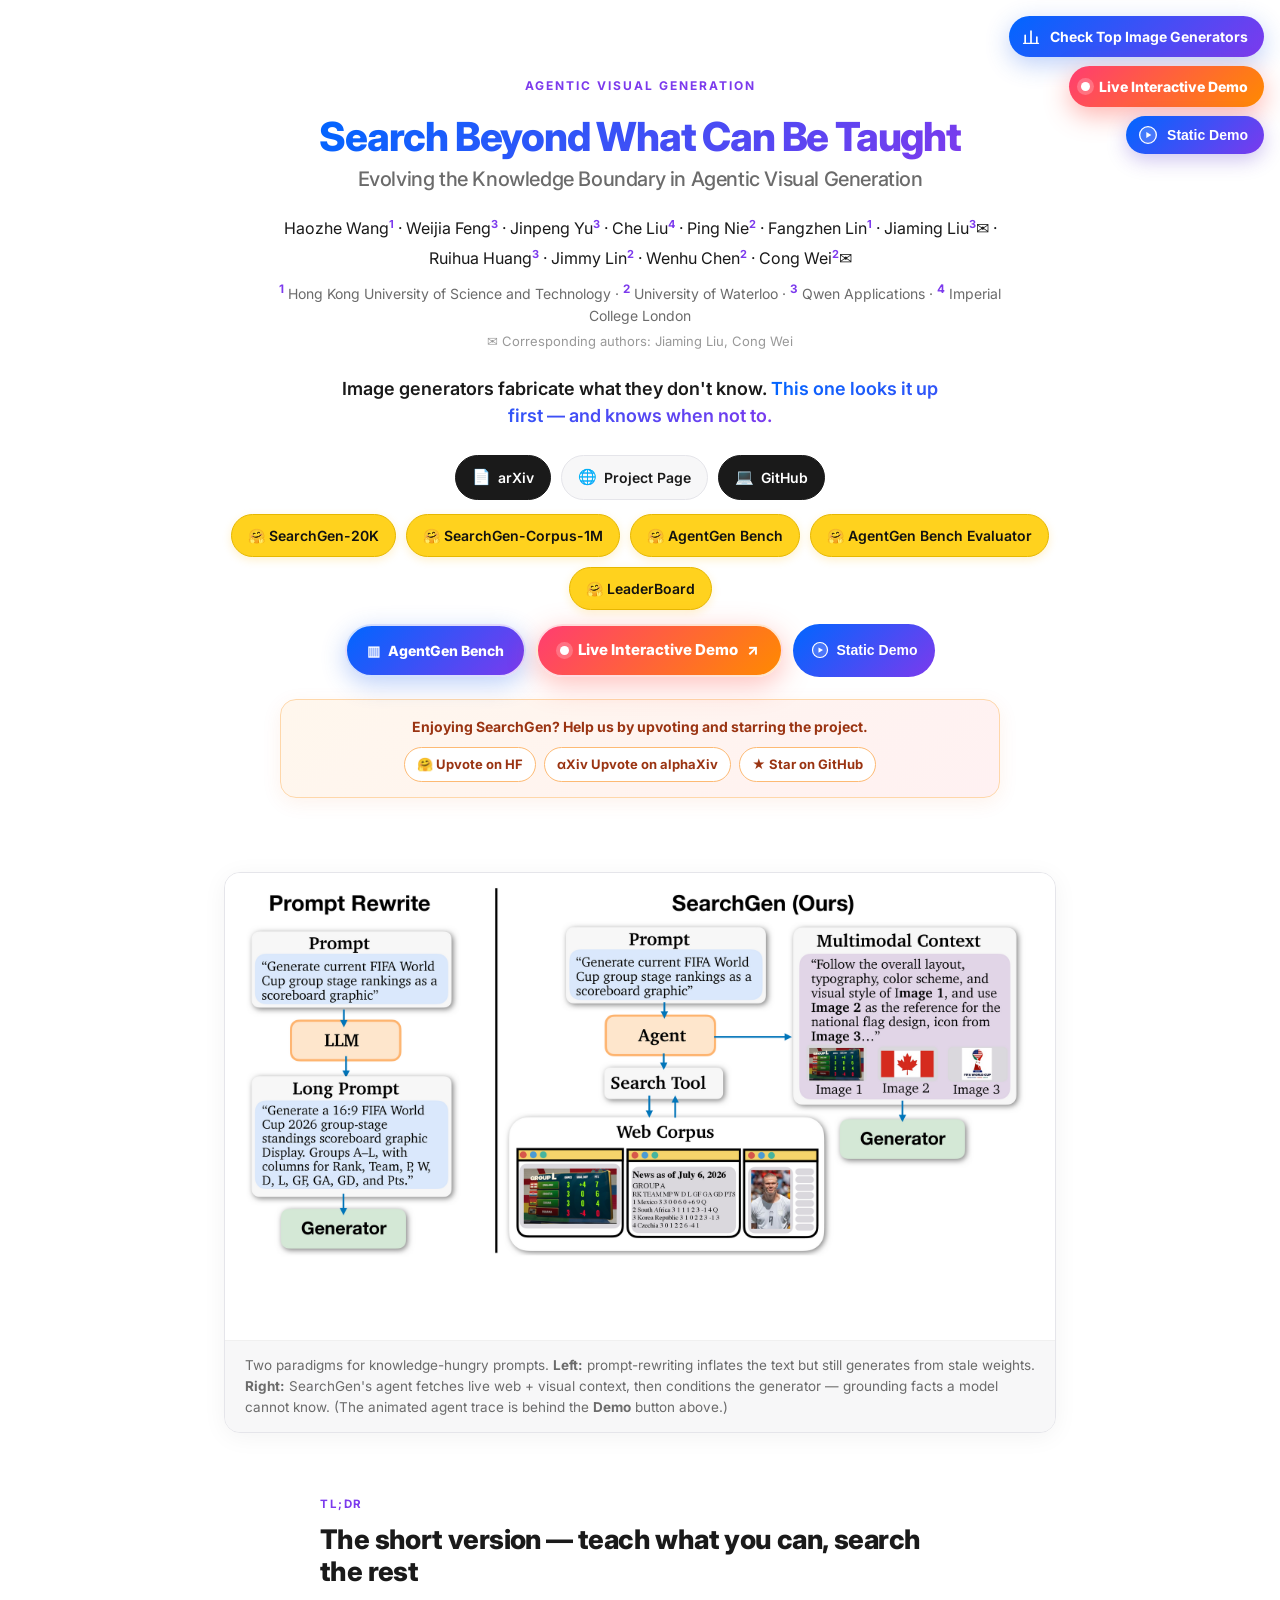
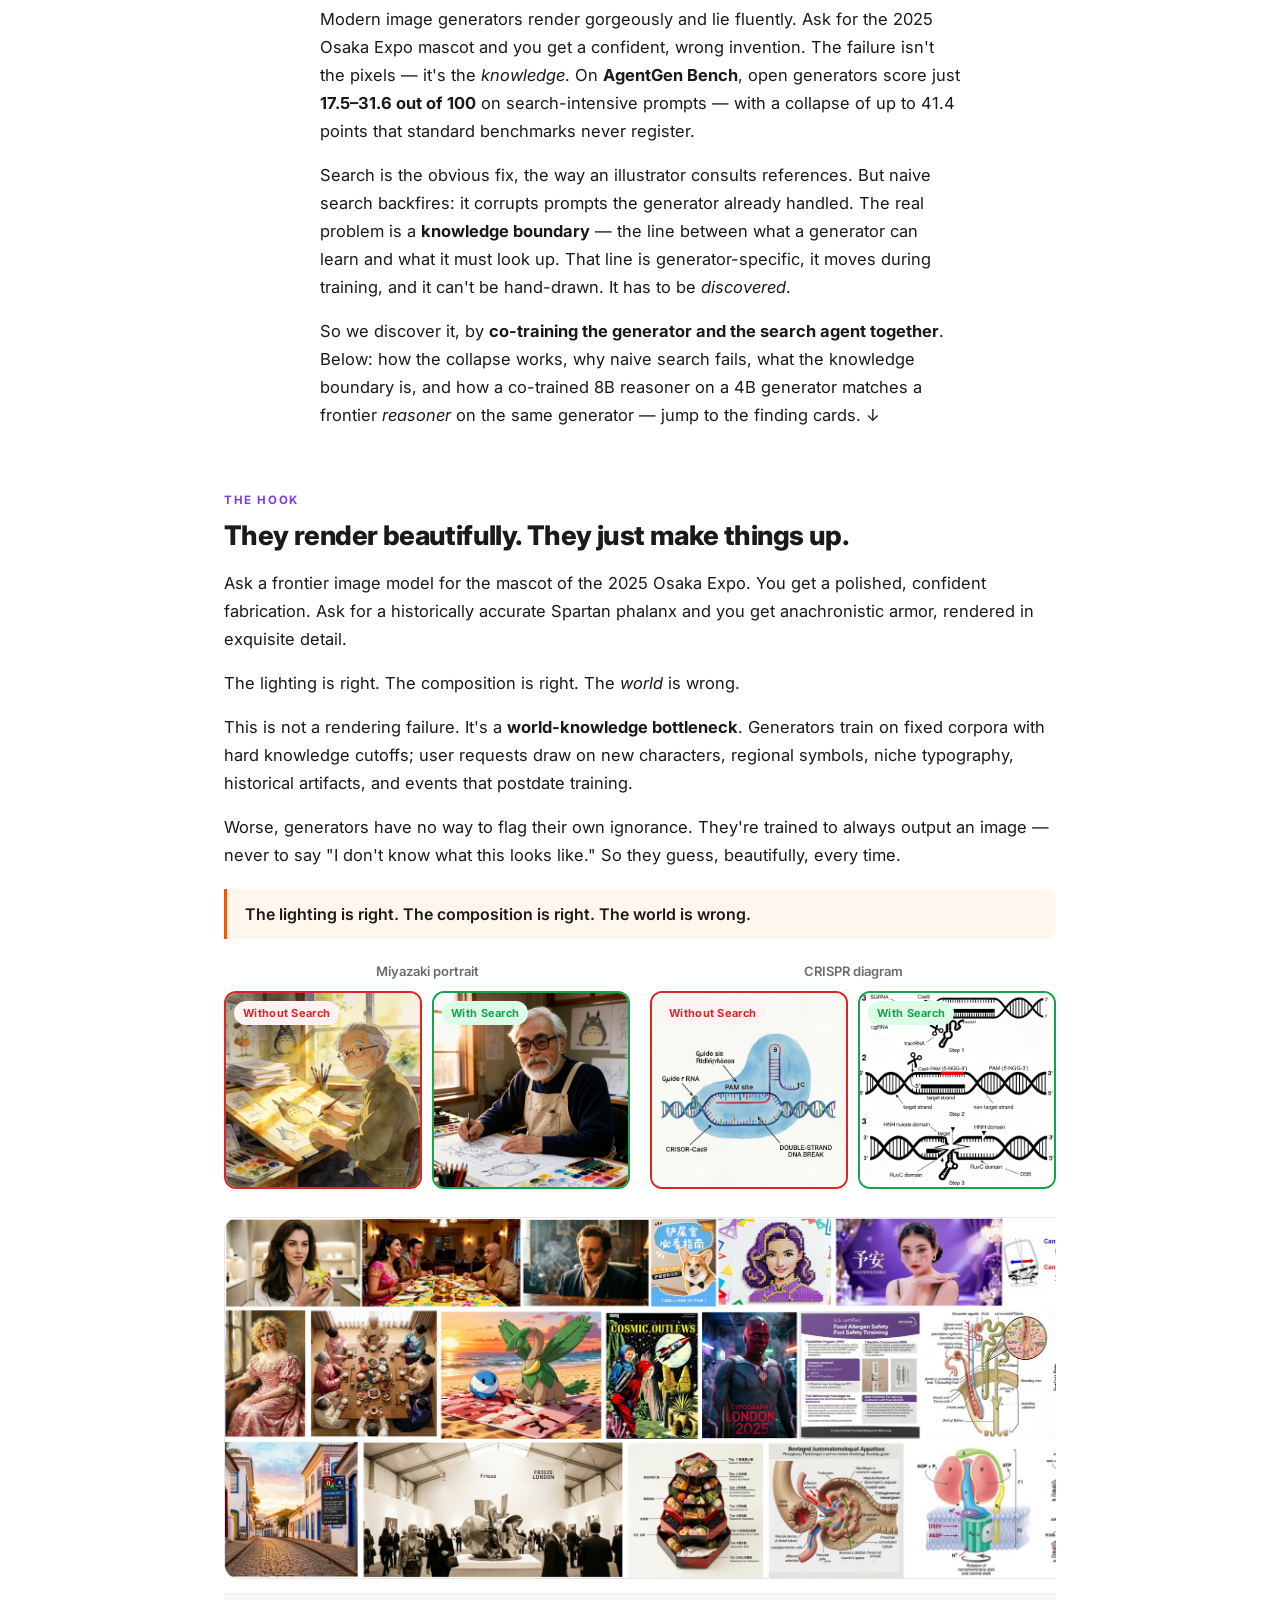
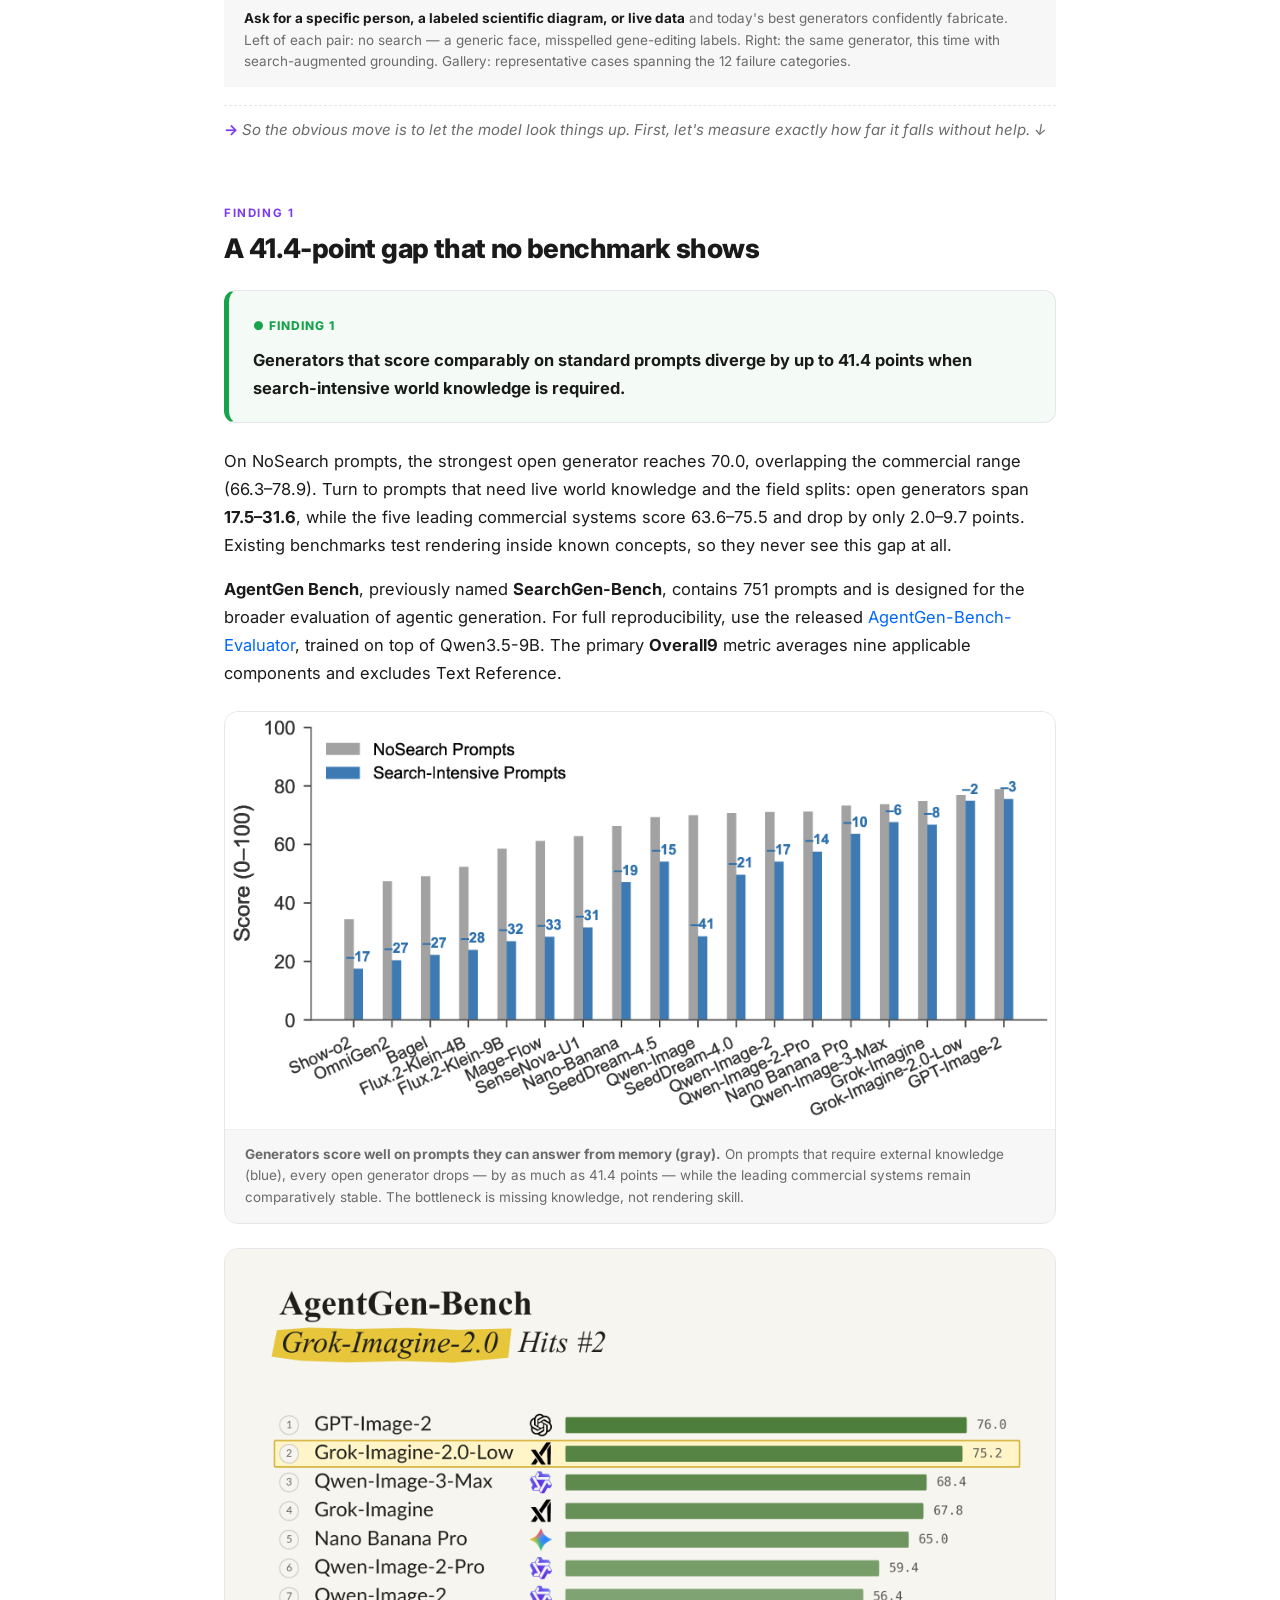
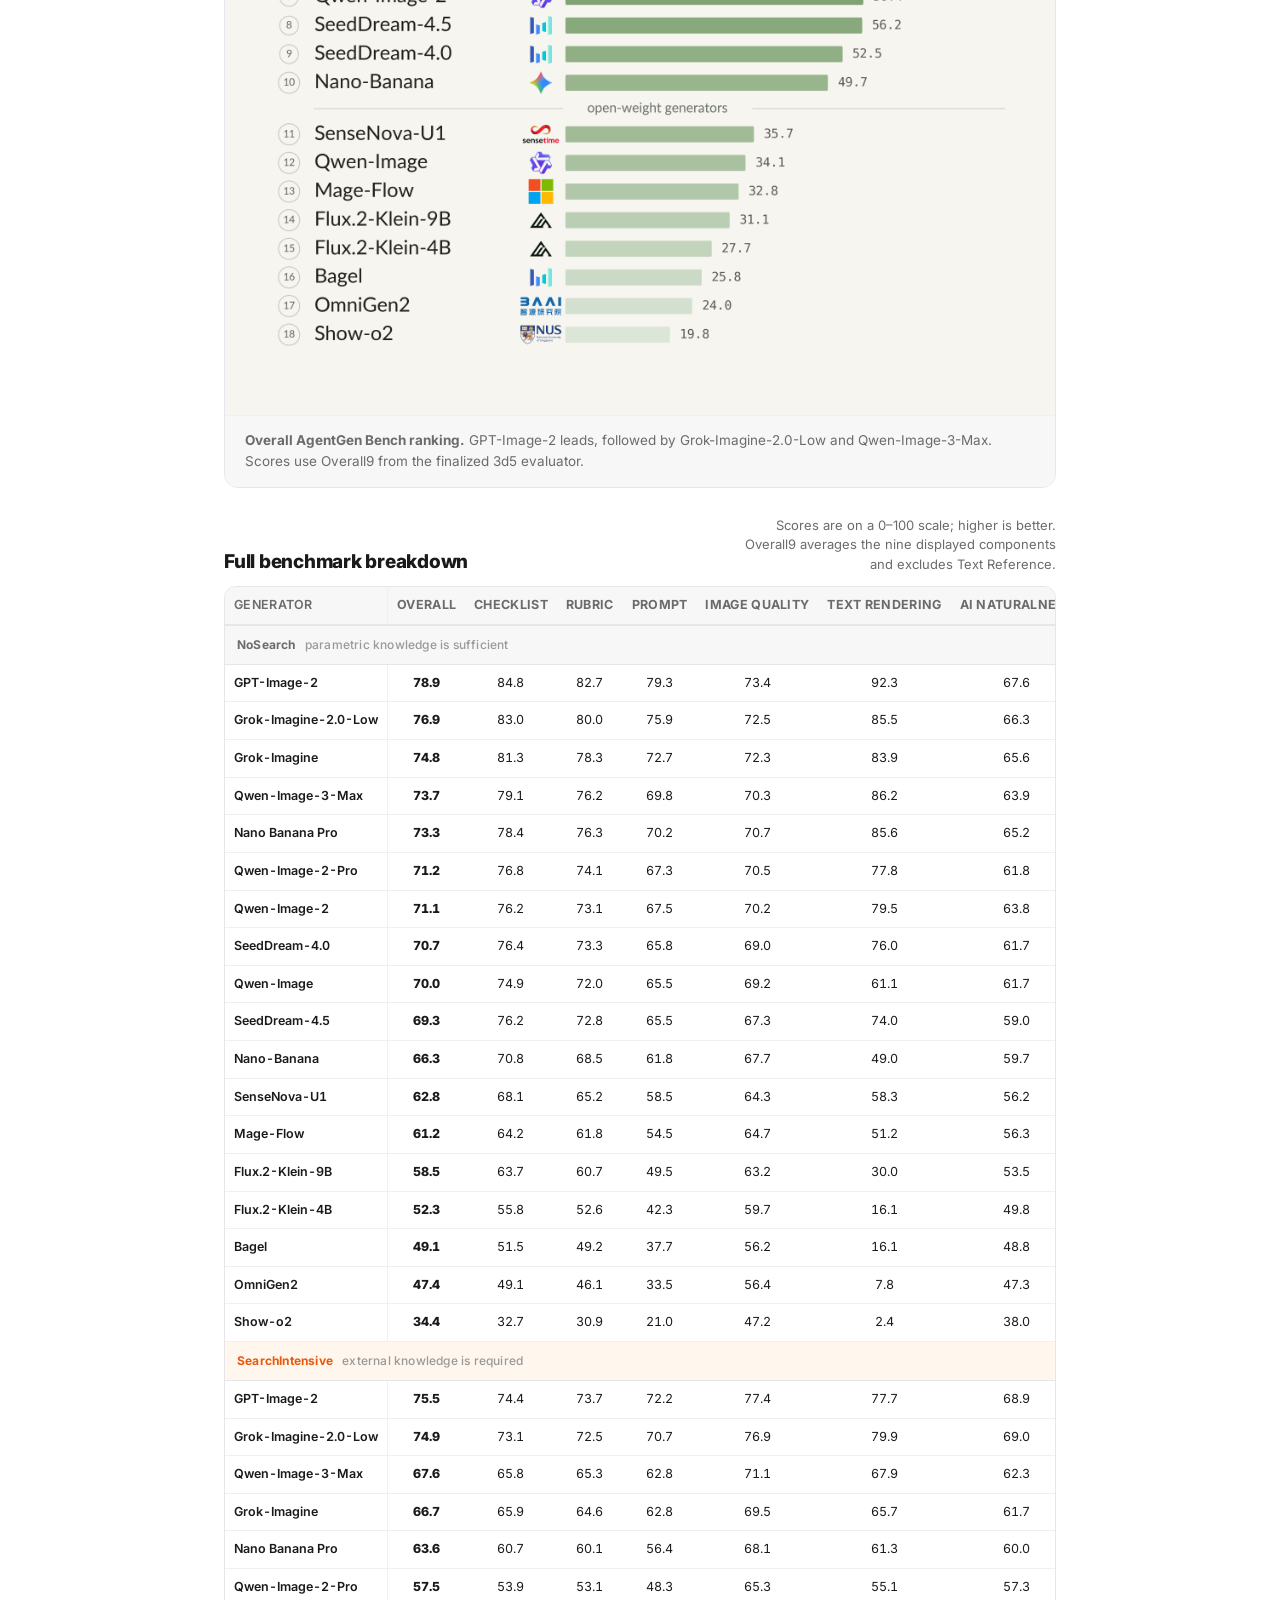
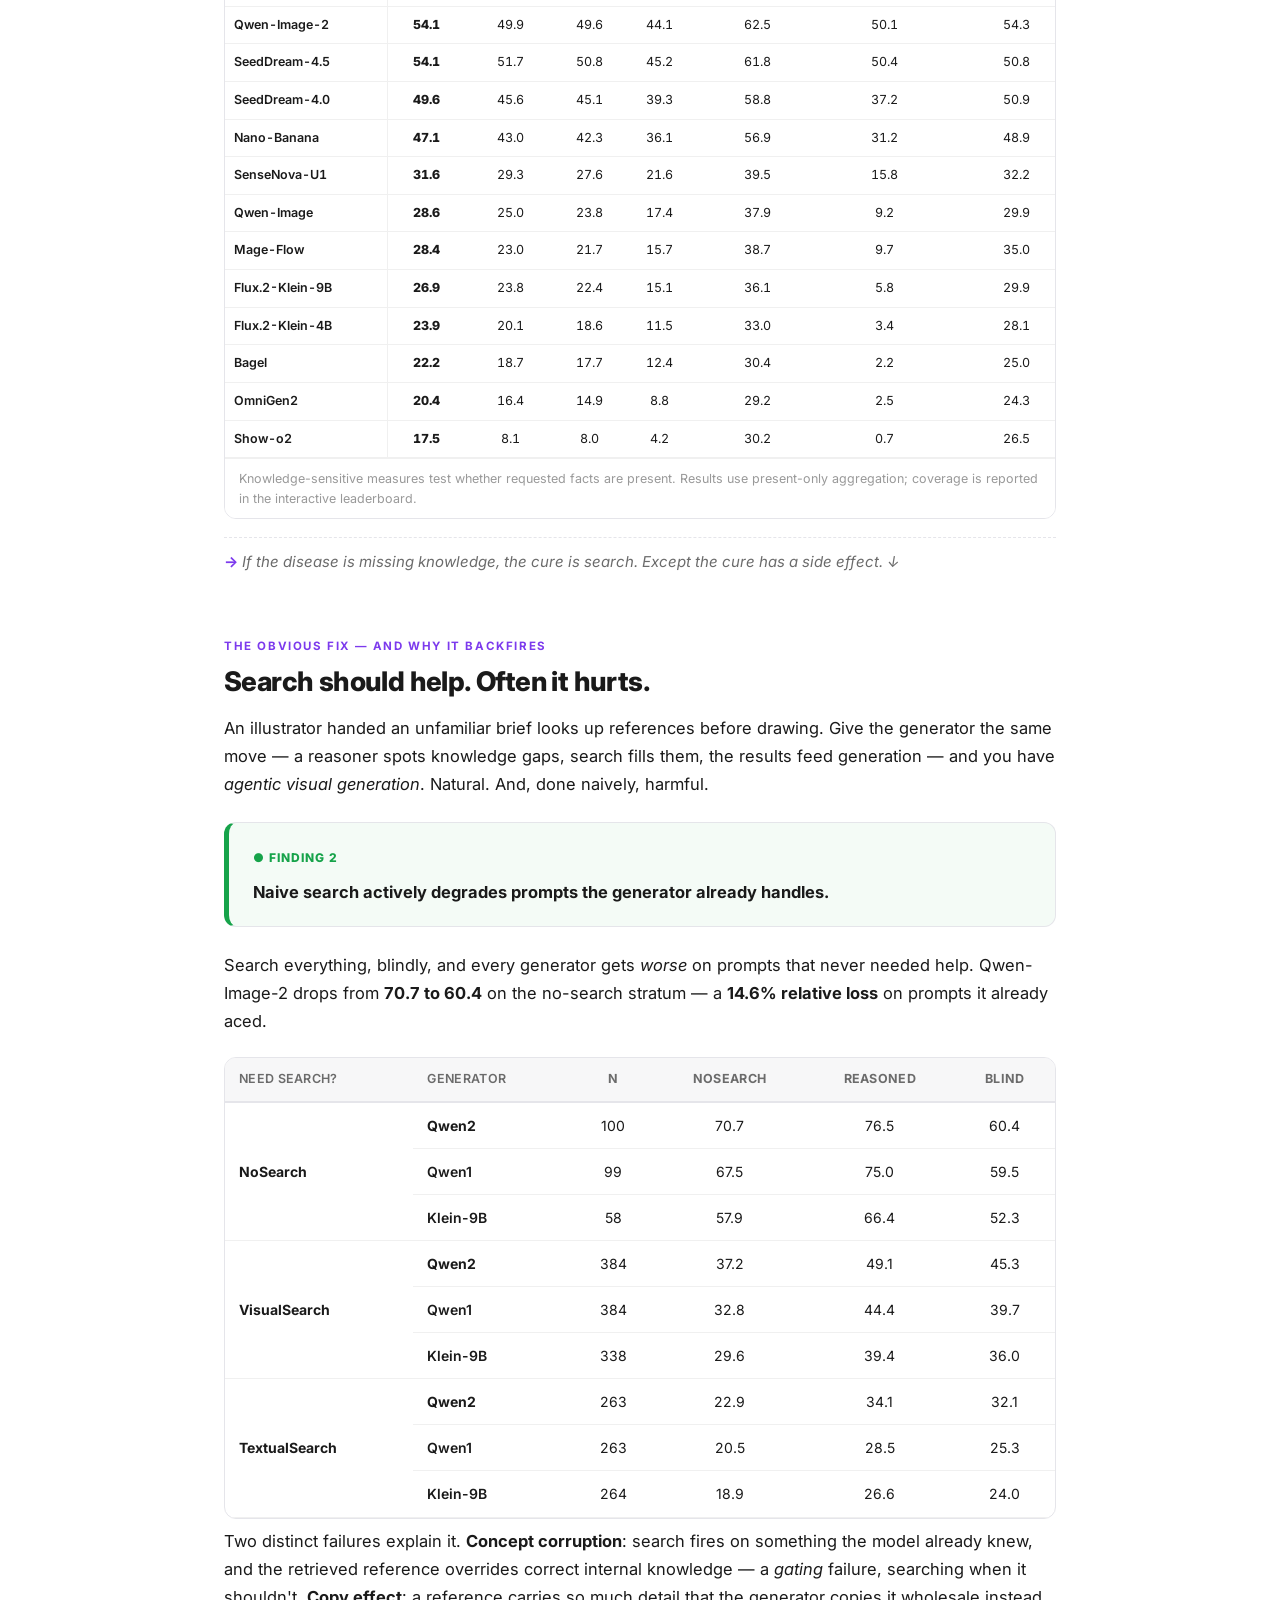
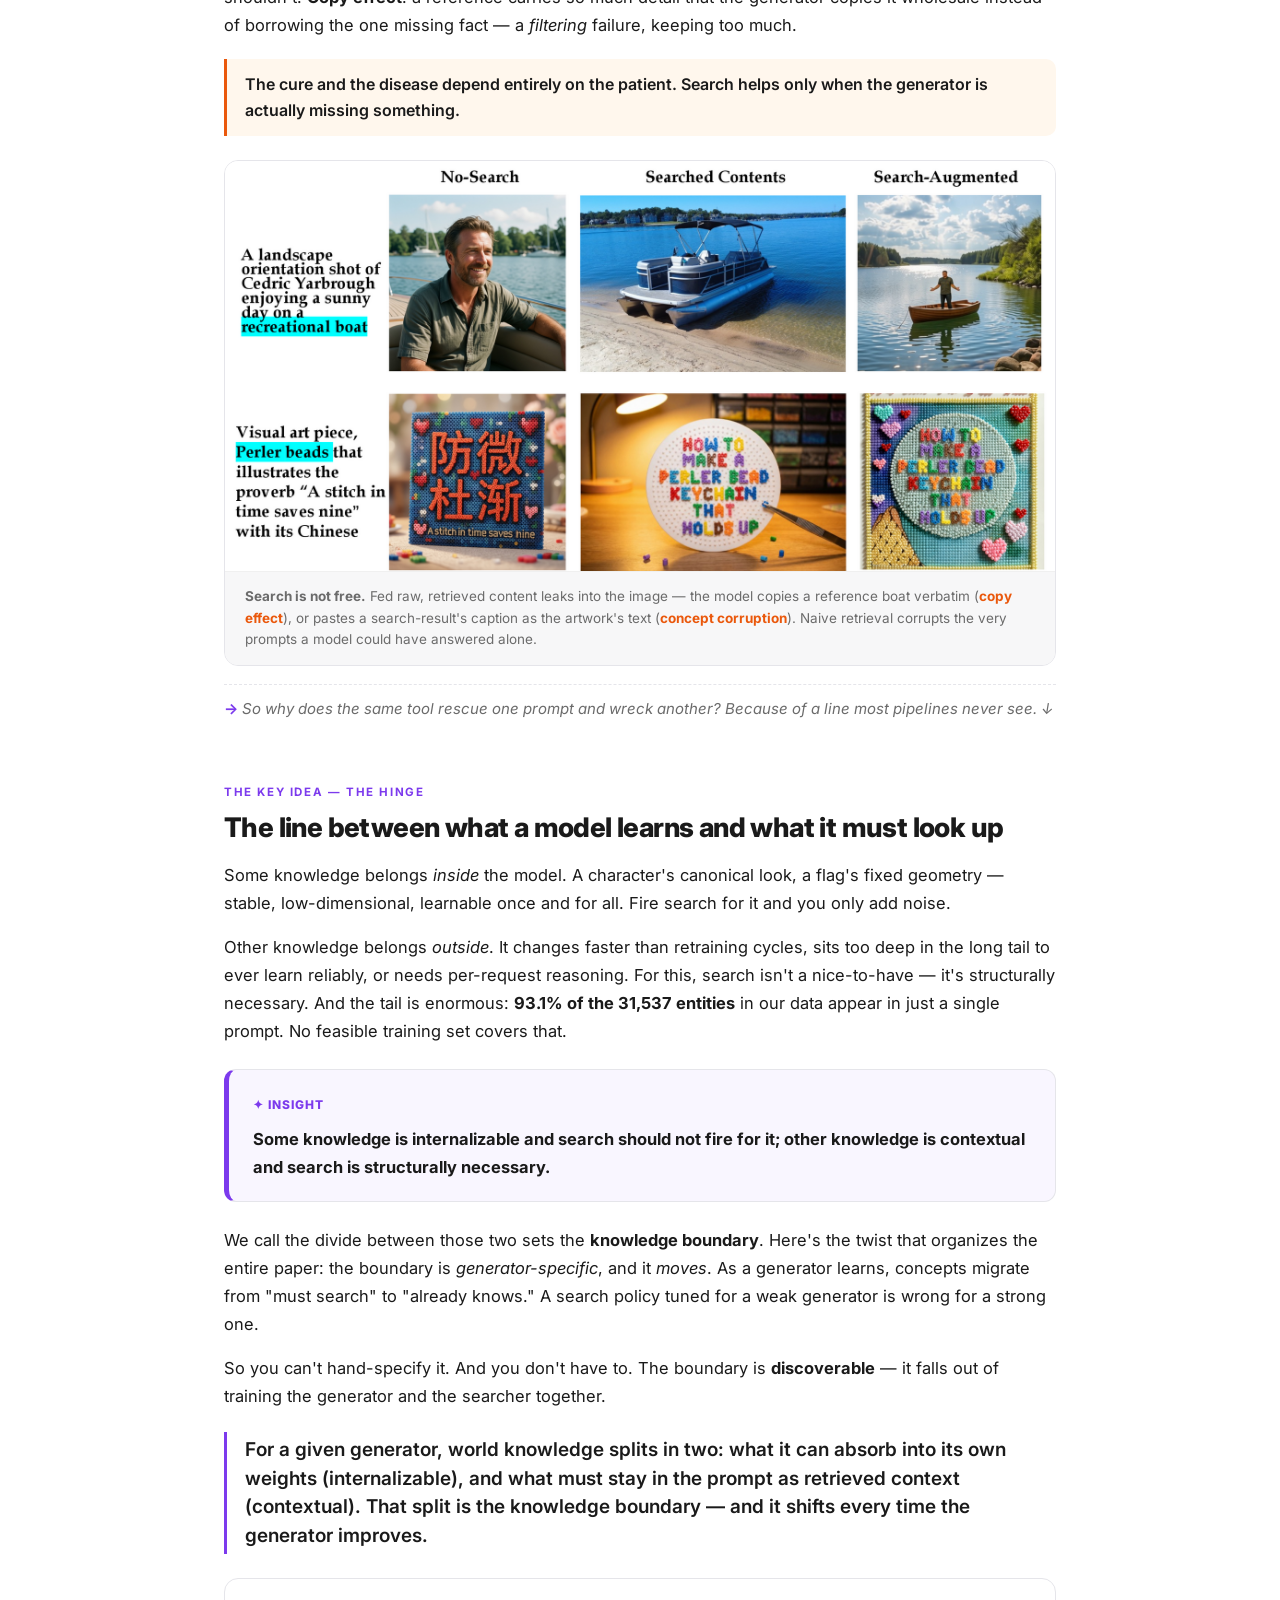
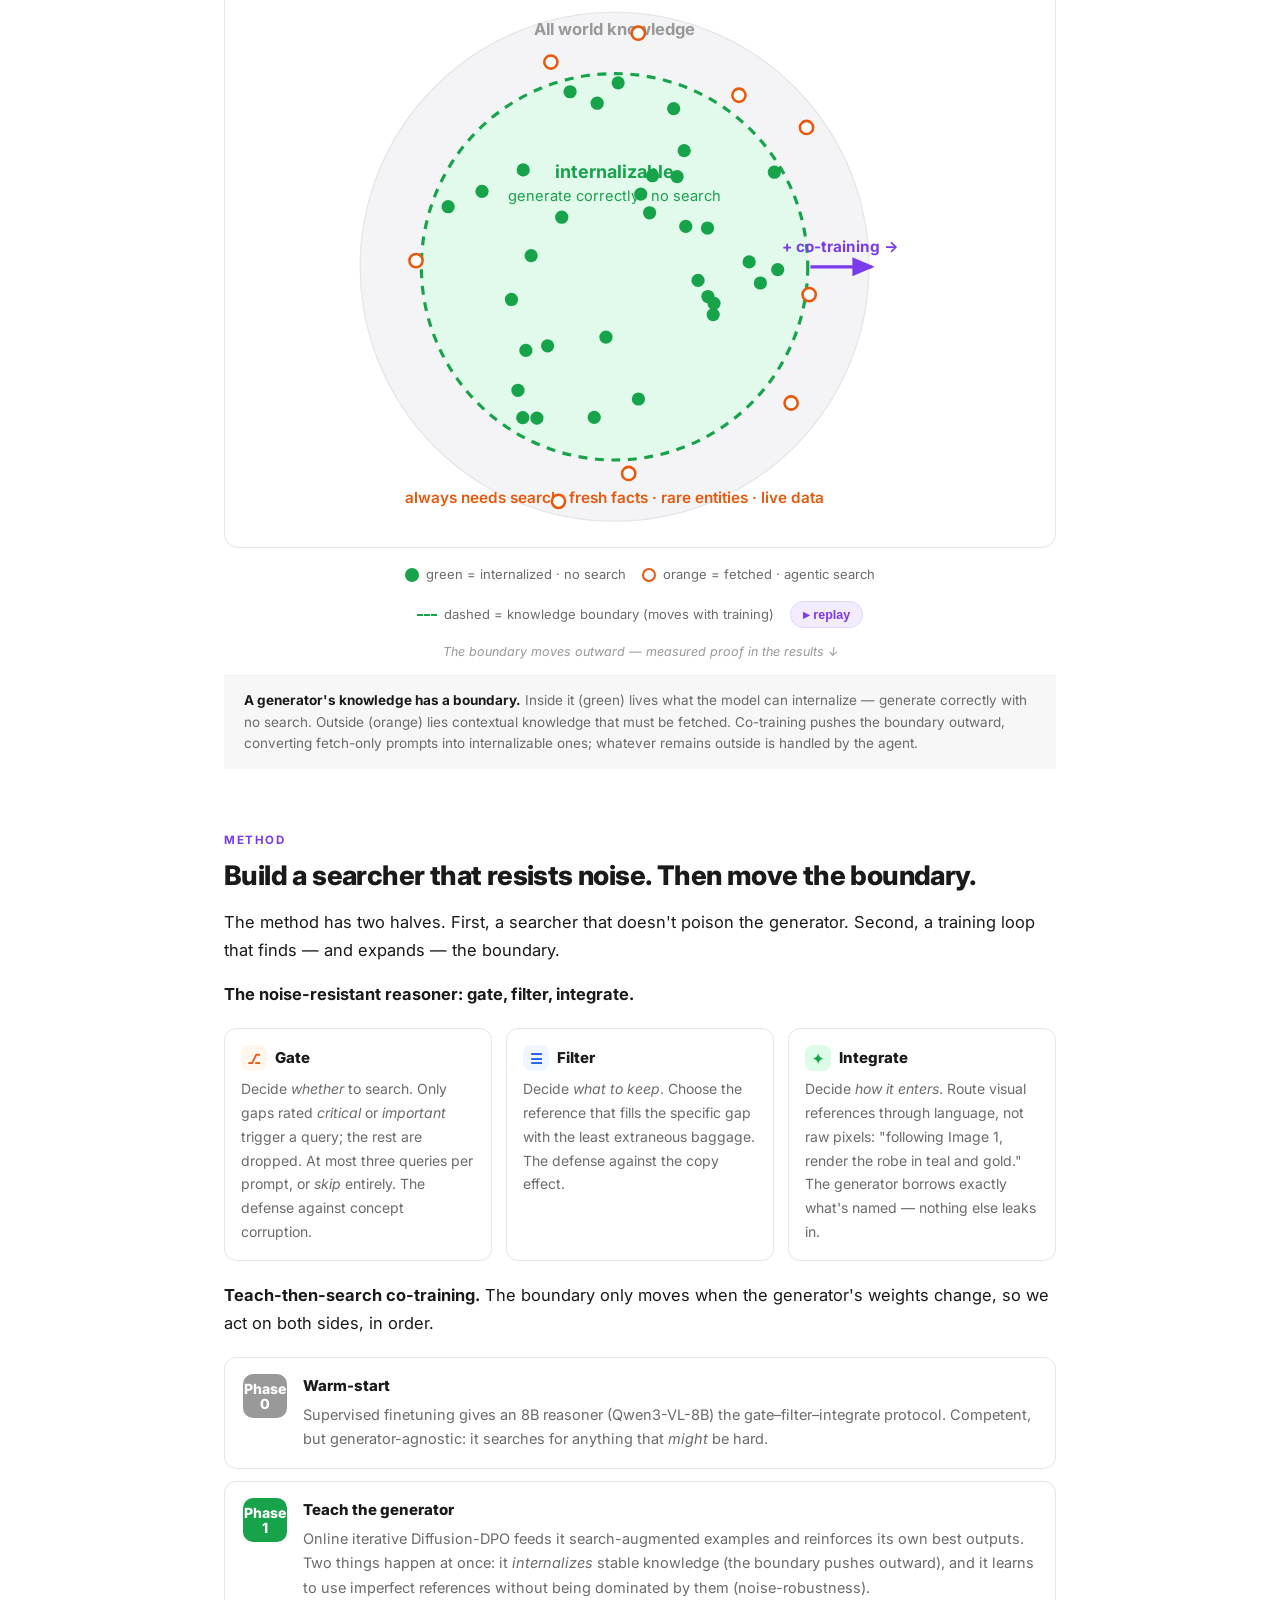
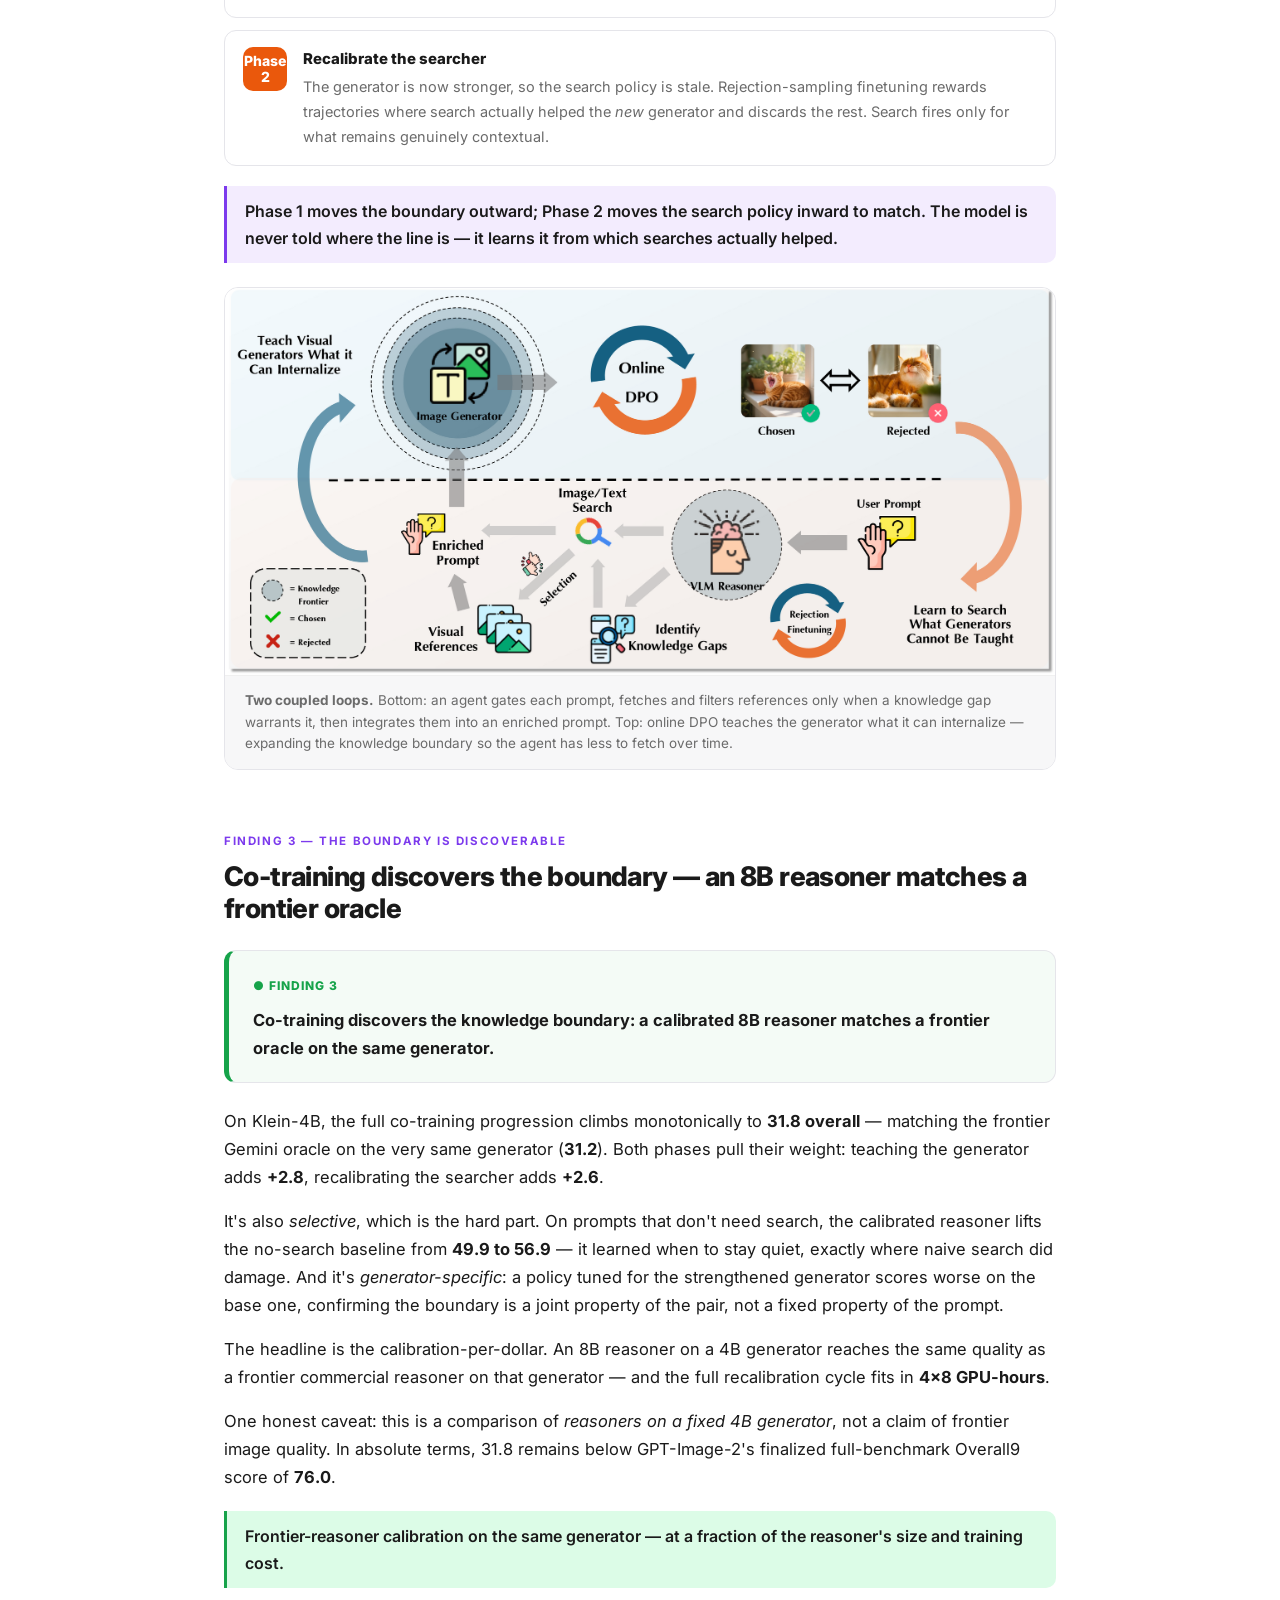
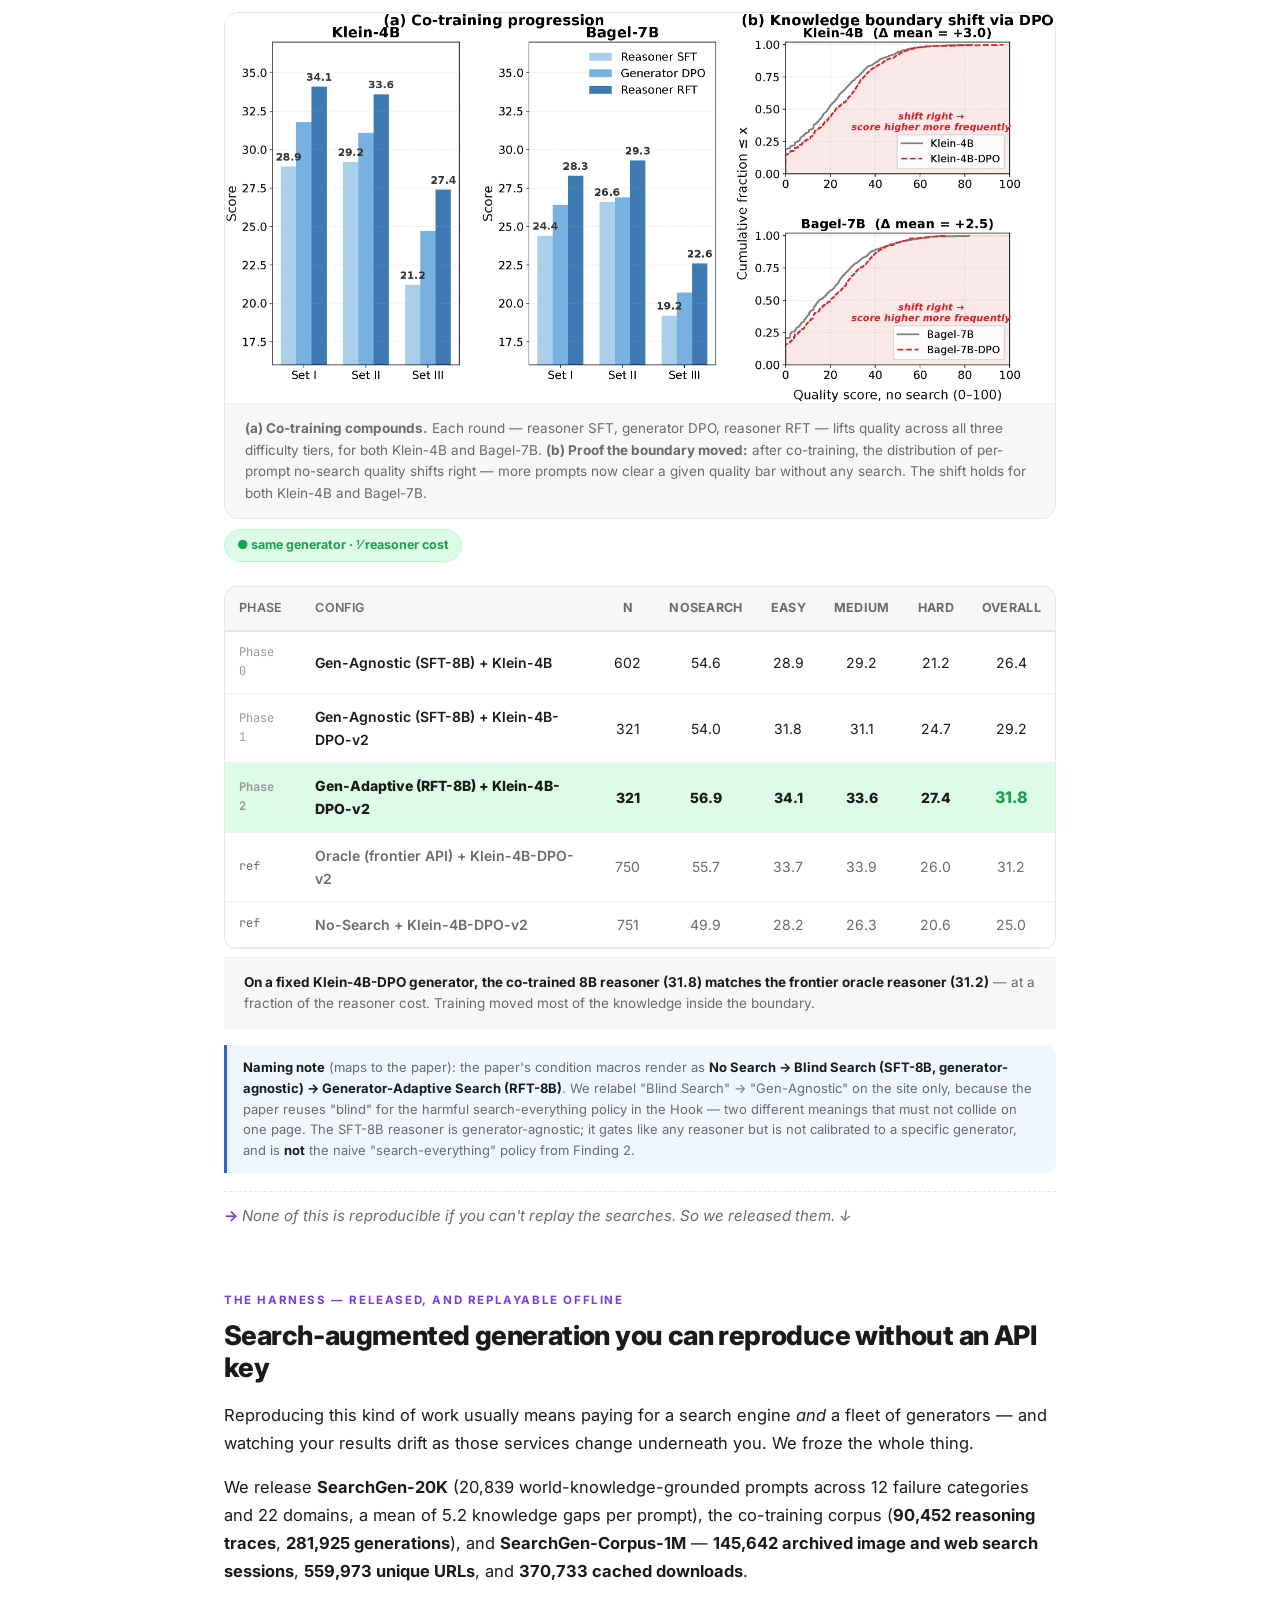
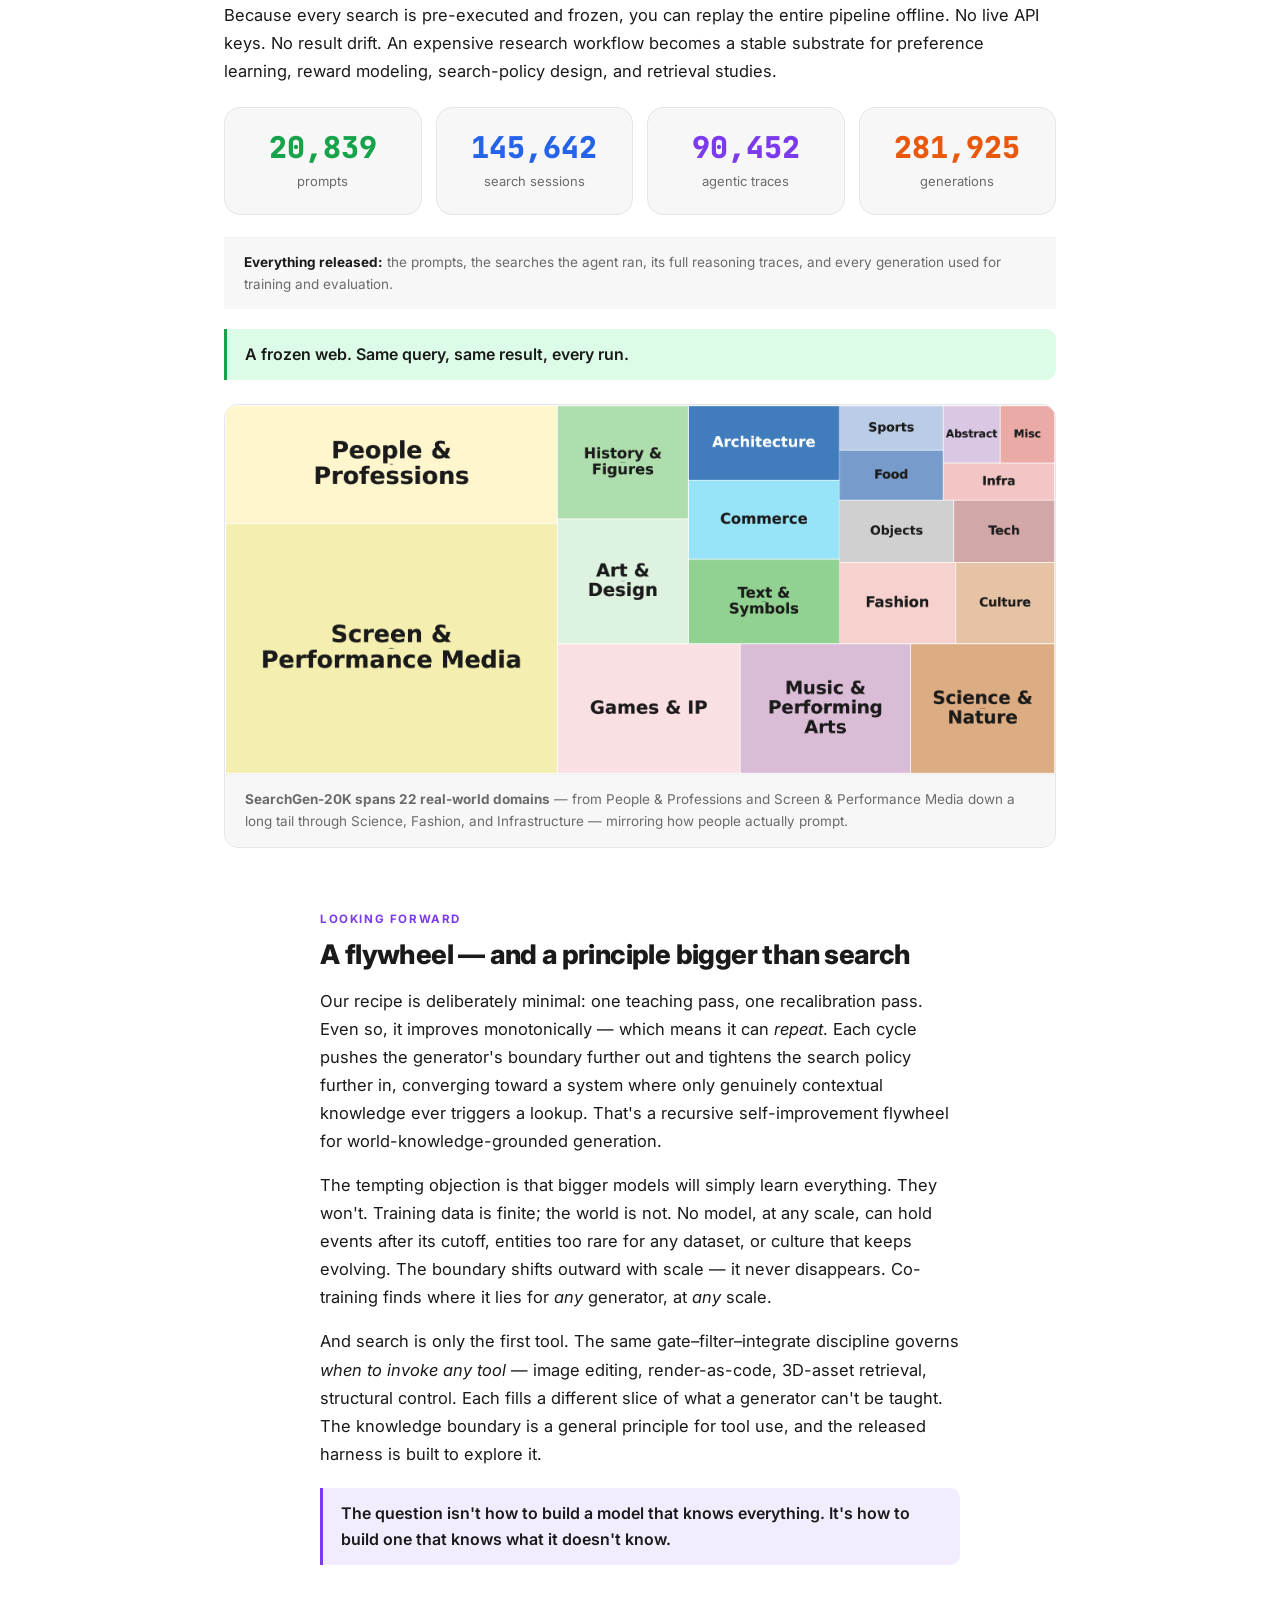
<file: index.html>
<!DOCTYPE html>
<html lang="en">
<head>
<meta charset="UTF-8">
<meta name="viewport" content="width=device-width, initial-scale=1.0">
<title>Search Beyond What Can Be Taught: Evolving the Knowledge Boundary in Agentic Visual Generation</title>
<meta name="description" content="Image generators fabricate what they don't know. SearchGen looks it up first — and knows when not to. Co-training the generator and search agent discovers the knowledge boundary.">
<meta property="og:title" content="Search Beyond What Can Be Taught — Evolving the Knowledge Boundary in Agentic Visual Generation">
<meta property="og:description" content="Image generators fabricate what they don't know. This one looks it up first — and knows when not to.">
<meta property="og:type" content="website">
<meta property="og:image" content="assets/figures/teaser.png">
<meta name="twitter:card" content="summary_large_image">
<link rel="preconnect" href="https://fonts.googleapis.com">
<link rel="preconnect" href="https://fonts.gstatic.com" crossorigin>
<link href="https://fonts.googleapis.com/css2?family=Inter:wght@300;400;500;600;700;800&family=JetBrains+Mono:wght@400;500;600&display=swap" rel="stylesheet">
<style>
*{margin:0;padding:0;box-sizing:border-box}
:root{--bg:#fff;--surface:#f7f7f8;--border:#e5e5ea;--border-lt:#f0f0f0;--text:#1a1a1a;--text2:#6b6b6b;--text3:#999;--accent:#0066ff;--green:#16a34a;--green-lt:#dcfce7;--orange:#ea580c;--orange-lt:#fff7ed;--red:#dc2626;--red-lt:#fef2f2;--blue:#2563eb;--blue-lt:#eff6ff;--gold:#ca8a04;--gold-lt:#fefce8;--purple:#7c3aed;--maxw:880px}
html{scroll-behavior:smooth}
body{background:var(--bg);color:var(--text);font-family:'Inter',-apple-system,sans-serif;line-height:1.65;overflow-x:hidden;-webkit-font-smoothing:antialiased}
a{color:var(--accent);text-decoration:none}
a:hover{text-decoration:underline}
code,pre,.mono{font-family:'JetBrains Mono',monospace}

/* scroll progress */
.progress{position:fixed;top:0;left:0;height:3px;width:0;background:linear-gradient(90deg,var(--accent),var(--purple));z-index:200;transition:width .15s linear}

/* sticky project launchers (top-right) */
.demo-launchers{position:fixed;top:16px;right:16px;z-index:150;display:flex;flex-direction:column;align-items:flex-end;gap:9px;white-space:nowrap}
.demo-fab{display:inline-flex;align-items:center;gap:9px;padding:9px 16px 9px 12px;border-radius:100px;background:linear-gradient(135deg,var(--accent),var(--purple));color:#fff;font-size:14px;font-weight:700;border:none;cursor:pointer;box-shadow:0 6px 20px rgba(80,40,200,.28);transition:transform .2s ease,box-shadow .2s ease}
.demo-fab:hover{transform:translateY(-2px);box-shadow:0 10px 28px rgba(80,40,200,.36);text-decoration:none;color:#fff}
.demo-fab svg{width:20px;height:20px;display:block}
.demo-fab.live{background:linear-gradient(135deg,#ff3d71,#ff8a00);box-shadow:0 8px 26px rgba(255,76,65,.42);font-weight:800;animation:live-glow 2.2s ease-in-out infinite}
.demo-fab.live:hover{box-shadow:0 12px 34px rgba(255,76,65,.55)}
.demo-fab.benchmark{background:linear-gradient(135deg,var(--accent),var(--purple));box-shadow:0 7px 24px rgba(37,99,235,.3)}
.demo-fab.benchmark:hover{box-shadow:0 11px 30px rgba(37,99,235,.42)}
.live-dot{width:9px;height:9px;border-radius:50%;background:#fff;box-shadow:0 0 0 4px rgba(255,255,255,.22)}
@keyframes live-glow{0%,100%{box-shadow:0 8px 26px rgba(255,76,65,.35)}50%{box-shadow:0 10px 34px rgba(255,76,65,.58)}}

/* hero */
header.hero{text-align:center;padding:76px 24px 40px;max-width:940px;margin:0 auto}
.hero .kicker{font-size:12px;font-weight:700;letter-spacing:2px;text-transform:uppercase;color:var(--purple);margin-bottom:18px}
.hero h1{font-size:40px;font-weight:800;letter-spacing:-1.2px;line-height:1.15;margin-bottom:14px;max-width:860px;margin-left:auto;margin-right:auto}
.hero h1 .gr{background:linear-gradient(135deg,var(--accent),var(--purple));-webkit-background-clip:text;-webkit-text-fill-color:transparent;background-clip:text}
.hero .sub{display:block;font-size:20px;font-weight:500;color:var(--text2);letter-spacing:-.4px;margin-top:8px}
.authors{font-size:16px;color:var(--text);margin:22px auto 6px;max-width:820px;line-height:1.9}
.authors .au{white-space:nowrap}
.authors sup{color:var(--purple);font-weight:700;font-size:11px}
.affil{font-size:14px;color:var(--text2);max-width:760px;margin:0 auto 4px}
.affil sup{color:var(--purple);font-weight:700}
.corr{font-size:13px;color:var(--text3);margin-bottom:22px}
.tagline{font-size:18px;font-weight:600;color:var(--text);max-width:620px;margin:0 auto 26px;line-height:1.5}
.tagline em{font-style:normal;background:linear-gradient(135deg,var(--accent),var(--purple));-webkit-background-clip:text;-webkit-text-fill-color:transparent;background-clip:text}

/* badge rows */
.badges{display:flex;flex-wrap:wrap;gap:10px;justify-content:center;margin-bottom:14px}
.badge-link{display:inline-flex;align-items:center;gap:7px;padding:9px 16px;border-radius:100px;background:var(--text);color:#fff;font-size:14px;font-weight:600;border:1px solid var(--text);transition:opacity .2s}
.badge-link:hover{opacity:.85;text-decoration:none;color:#fff}
.badge-link.alt{background:var(--surface);color:var(--text);border:1px solid var(--border)}
.badge-link.alt:hover{color:var(--text);background:#eee}
.badge-link.hf{background:#ffd21e;color:#111;border-color:#e6b800;box-shadow:0 3px 10px rgba(255,183,0,.2)}
.badge-link.hf:hover{background:#ffbf00;color:#111;opacity:1}
.badge-link .ic{font-size:15px}
/* hero demo launcher badge (mirrored) */
.badge-demo{display:inline-flex;align-items:center;gap:8px;padding:9px 18px;border-radius:100px;background:linear-gradient(135deg,var(--accent),var(--purple));color:#fff;font-size:14px;font-weight:700;border:none;cursor:pointer}
.badge-demo:hover{opacity:.9;text-decoration:none;color:#fff}
.badge-demo svg{width:18px;height:18px}
.badge-live{display:inline-flex;align-items:center;gap:9px;padding:12px 22px;border-radius:100px;background:linear-gradient(135deg,#ff3d71,#ff8a00);color:#fff;font-size:15px;font-weight:800;border:2px solid rgba(255,255,255,.8);box-shadow:0 8px 28px rgba(255,76,65,.35);transition:transform .2s ease,box-shadow .2s ease}
.badge-live:hover{transform:translateY(-2px);box-shadow:0 12px 34px rgba(255,76,65,.48);text-decoration:none;color:#fff}
.badge-benchmark{display:inline-flex;align-items:center;gap:8px;padding:11px 20px;border-radius:100px;background:linear-gradient(135deg,var(--accent),var(--purple));color:#fff;font-size:14px;font-weight:800;border:2px solid rgba(255,255,255,.8);box-shadow:0 7px 24px rgba(37,99,235,.3);transition:transform .2s ease,box-shadow .2s ease}
.badge-benchmark:hover{transform:translateY(-2px);box-shadow:0 11px 30px rgba(37,99,235,.42);text-decoration:none;color:#fff}
.support-callout{max-width:720px;margin:22px auto 0;padding:15px 18px;border:1px solid #fed7aa;border-radius:16px;background:linear-gradient(135deg,#fff7ed,#fff1f2);box-shadow:0 5px 20px rgba(234,88,12,.08);text-align:center}
.support-callout strong{display:block;font-size:14px;margin-bottom:9px;color:#9a3412}
.support-links{display:flex;flex-wrap:wrap;justify-content:center;gap:8px}
.support-links a{display:inline-flex;align-items:center;padding:6px 12px;border-radius:100px;background:#fff;color:#9a3412;border:1px solid #fdba74;font-size:13px;font-weight:700}
.support-links a:hover{background:#ffedd5;text-decoration:none;color:#7c2d12}
.support-bottom{max-width:var(--maxw);margin:16px auto 48px;padding-left:24px;padding-right:24px}

/* hero teaser figure */
.hero-teaser{max-width:var(--maxw);margin:34px auto 0;padding:0 24px}
.hero-teaser figure{border:1px solid var(--border);border-radius:16px;overflow:hidden;background:#fff;box-shadow:0 4px 24px rgba(0,0,0,.05)}
.hero-teaser img{width:100%;display:block}
.hero-teaser figcaption{padding:14px 20px;font-size:13.5px;color:var(--text2);text-align:left;line-height:1.55;background:var(--surface);border-top:1px solid var(--border-lt)}

/* main content */
main{max-width:var(--maxw);margin:0 auto;padding:0 24px 40px}
section.card{margin:56px 0}
/* fade-in is a pure enhancement: only hidden once JS confirms it can reveal them */
html.js-anim section.card{opacity:0;transform:translateY(18px);transition:opacity .7s ease,transform .7s ease}
html.js-anim section.card.v{opacity:1;transform:translateY(0)}
section.narrow{max-width:640px;margin-left:auto;margin-right:auto}
.eyebrow{display:inline-block;font-size:11.5px;font-weight:700;letter-spacing:1.6px;text-transform:uppercase;color:var(--purple);margin-bottom:10px}
section h2{font-size:27px;font-weight:800;letter-spacing:-.6px;line-height:1.2;margin-bottom:16px}
section p{font-size:16.5px;color:var(--text);margin-bottom:16px;line-height:1.7}
section p .em{font-style:italic}
section p strong{font-weight:700}
.pull{font-size:19px;font-weight:600;line-height:1.5;color:var(--text);border-left:3px solid var(--purple);padding:4px 0 4px 18px;margin:22px 0}
.bridge{font-size:15px;color:var(--text2);font-style:italic;margin-top:18px;padding-top:12px;border-top:1px dashed var(--border)}
.bridge .ar{color:var(--purple);font-style:normal;font-weight:700}

/* figures */
figure.fig{margin:24px 0 4px;border:1px solid var(--border);border-radius:14px;overflow:hidden;background:#fff}
figure.fig img{width:100%;display:block;background:#fff}
figure.fig figcaption,.figcap{padding:14px 20px;font-size:13.5px;color:var(--text2);line-height:1.6;background:var(--surface);border-top:1px solid var(--border-lt)}
.figcap b{color:var(--text)}

/* before/after grid */
.ba-grid{display:grid;grid-template-columns:1fr 1fr;gap:20px;margin:22px 0}
.ba-pair{display:grid;grid-template-columns:1fr 1fr;gap:10px}
.ba-item{border-radius:12px;overflow:hidden;border:2px solid var(--border);position:relative}
.ba-item.bad{border-color:var(--red)}
.ba-item.good{border-color:var(--green)}
.ba-item img{width:100%;display:block;aspect-ratio:1;object-fit:cover}
.ba-item .lbl{position:absolute;top:8px;left:8px;font-size:11px;font-weight:700;padding:3px 9px;border-radius:100px;letter-spacing:.3px}
.ba-item.bad .lbl{background:var(--red-lt);color:var(--red)}
.ba-item.good .lbl{background:var(--green-lt);color:var(--green)}
.ba-title{font-size:13px;font-weight:600;color:var(--text2);text-align:center;margin-bottom:8px}

/* gallery scroller */
.scroller{display:flex;gap:14px;overflow-x:auto;padding:6px 2px 14px;scroll-snap-type:x mandatory}
.scroller figure{scroll-snap-align:start;flex:0 0 auto;margin:0}
.scroller-strip{border:1px solid var(--border);border-radius:14px;overflow:hidden;background:#fff}
.scroller-strip img{display:block;max-width:none;height:360px;width:auto}

/* callout cards (Findings + Insight) */
.callout{border:1px solid var(--border);border-left-width:5px;border-radius:12px;padding:20px 24px;margin:24px 0;background:var(--surface)}
.callout .tag{display:inline-flex;align-items:center;gap:8px;font-size:12px;font-weight:800;letter-spacing:1px;text-transform:uppercase;margin-bottom:10px}
.callout p{font-size:16px;margin:0}
.callout.finding{border-left-color:var(--green);background:#f4fbf6}
.callout.finding .tag{color:var(--green)}
.callout.insight{border-left-color:var(--purple);background:#f9f6ff}
.callout.insight .tag{color:var(--purple)}
.callout .lead{font-weight:700;font-size:16.5px}
.card-line{font-size:16px;font-weight:600;color:var(--text);border-left:3px solid var(--green);background:var(--green-lt);padding:12px 18px;border-radius:0 10px 10px 0;margin:20px 0}
.card-line.o{border-left-color:var(--orange);background:var(--orange-lt)}
.card-line.p{border-left-color:var(--purple);background:#f3ecfe}

/* method gate/filter/integrate + phases */
.gfi{display:grid;grid-template-columns:repeat(3,1fr);gap:14px;margin:20px 0}
.gfi .g{border:1px solid var(--border);border-radius:12px;padding:16px;background:#fff}
.gfi .g h4{font-size:15px;font-weight:800;margin-bottom:6px;display:flex;align-items:center;gap:8px}
.gfi .g p{font-size:14px;color:var(--text2);margin:0}
.gfi .g .ico{width:26px;height:26px;border-radius:8px;display:flex;align-items:center;justify-content:center;font-size:14px;flex-shrink:0}
.gfi .g.gate .ico{background:var(--orange-lt);color:var(--orange)}
.gfi .g.filter .ico{background:var(--blue-lt);color:var(--blue)}
.gfi .g.integ .ico{background:var(--green-lt);color:var(--green)}
.phases{display:flex;flex-direction:column;gap:12px;margin:20px 0}
.phase{display:grid;grid-template-columns:auto 1fr;gap:16px;border:1px solid var(--border);border-radius:12px;padding:16px 18px;background:#fff}
.phase .pnum{width:44px;height:44px;border-radius:10px;display:flex;align-items:center;justify-content:center;font-weight:800;font-size:14px;color:#fff;flex-shrink:0;text-align:center;line-height:1.1}
.phase.p0 .pnum{background:var(--text3)}
.phase.p1 .pnum{background:var(--green)}
.phase.p2 .pnum{background:var(--orange)}
.phase h4{font-size:15px;font-weight:800;margin-bottom:4px}
.phase p{font-size:14.5px;color:var(--text2);margin:0}

/* results table */
.tbl-wrap{overflow-x:auto;margin:22px 0 8px;border:1px solid var(--border);border-radius:12px}
table.results{width:100%;border-collapse:collapse;font-size:14px;min-width:640px}
table.results th,table.results td{padding:11px 14px;text-align:center;border-bottom:1px solid var(--border-lt)}
table.results thead th{background:var(--surface);font-weight:700;font-size:12.5px;letter-spacing:.3px;color:var(--text2);text-transform:uppercase;border-bottom:2px solid var(--border)}
table.results td.cfg,table.results th.cfg{text-align:left;font-weight:600}
table.results td.phase-lbl{font-family:'JetBrains Mono',monospace;font-size:12px;color:var(--text3);text-align:left}
table.results tr.head-row td{background:var(--green-lt);font-weight:800}
table.results tr.head-row td .big{color:var(--green);font-size:16px}
table.results tr.ref td{color:var(--text2)}
table.results td .overall{font-weight:800}
.benchmark-head{display:flex;align-items:flex-end;justify-content:space-between;gap:18px;margin:28px 0 10px}
.benchmark-head h3{font-size:19px;font-weight:800;letter-spacing:-.25px;line-height:1.3;margin:0}
.benchmark-head p{font-size:13px;color:var(--text2);line-height:1.5;margin:0;text-align:right;max-width:330px}
.benchmark-wrap{margin-top:12px}
table.results.benchmark{min-width:1180px;font-size:12.5px;font-variant-numeric:tabular-nums}
table.results.benchmark th,table.results.benchmark td{padding:8px 9px;white-space:nowrap}
table.results.benchmark th.model,table.results.benchmark td.model{text-align:left;font-weight:600;position:sticky;left:0;z-index:1;background:#fff;border-right:1px solid var(--border-lt)}
table.results.benchmark thead th.model{z-index:3;background:var(--surface)}
table.results.benchmark td.overall{font-weight:800;color:var(--text)}
table.results.benchmark tr.stratum th{position:static;text-align:left;padding:9px 12px;font-size:12px;letter-spacing:.2px;text-transform:none;border-top:1px solid var(--border);border-bottom:1px solid var(--border)}
table.results.benchmark tr.stratum.memory th{background:var(--surface);color:var(--text2)}
table.results.benchmark tr.stratum.search th{background:var(--orange-lt);color:var(--orange)}
table.results.benchmark tr.stratum .count{font-weight:500;color:var(--text3);margin-left:6px}
.benchmark-note{font-size:12.5px;color:var(--text3);line-height:1.55;padding:10px 14px;background:#fff;border-top:1px solid var(--border-lt)}
.chip{display:inline-flex;align-items:center;gap:6px;font-size:12.5px;font-weight:700;color:var(--green);background:var(--green-lt);border:1px solid #bbf7d0;padding:5px 12px;border-radius:100px;margin:6px 0 2px}
.naming-note{font-size:13px;color:var(--text2);background:var(--blue-lt);border-left:3px solid var(--blue);padding:12px 16px;border-radius:0 10px 10px 0;margin:16px 0;line-height:1.6}
.naming-note b{color:var(--text)}

/* stat tiles (reuse .sbox look) */
.stat-row{display:grid;grid-template-columns:repeat(4,1fr);gap:14px;margin:22px 0}
.sbox{background:var(--surface);border:1px solid var(--border);border-radius:16px;padding:24px 16px;text-align:center}
.sbox .sn{font-size:30px;font-weight:800;font-family:'JetBrains Mono',monospace;line-height:1}
.sbox .sn.green{color:var(--green)}.sbox .sn.orange{color:var(--orange)}.sbox .sn.blue{color:var(--blue)}.sbox .sn.purple{color:var(--purple)}
.sbox .sl{font-size:13px;color:var(--text2);margin-top:10px;line-height:1.4}

/* knowledge boundary SVG */
.kb-wrap{border:1px solid var(--border);border-radius:14px;background:#fff;padding:8px 8px 0;margin:24px 0 4px}
.kb-wrap svg{width:100%;height:auto;display:block}
.kb-legend{display:flex;flex-wrap:wrap;gap:16px;justify-content:center;padding:12px 8px 14px;font-size:13px;color:var(--text2)}
.kb-legend .li{display:inline-flex;align-items:center;gap:7px}
.kb-legend .dot{width:14px;height:14px;border-radius:50%;display:inline-block}
.kb-legend .dot.solid{background:var(--green)}
.kb-legend .dot.hollow{background:#fff;border:2px solid var(--orange);box-sizing:border-box}
.kb-legend .dash{width:20px;height:0;border-top:2px dashed var(--green);display:inline-block}
.kb-replay{display:inline-flex;align-items:center;gap:6px;font-size:12.5px;font-weight:600;color:var(--purple);background:#f3ecfe;border:1px solid #e2d3fb;padding:5px 12px;border-radius:100px;cursor:pointer}
.kb-note{text-align:center;font-size:12.5px;color:var(--text3);font-style:italic;padding:0 8px 12px}

/* citation */
.cite-card{border:1px solid var(--border);border-radius:14px;background:var(--surface);overflow:hidden}
.cite-head{display:flex;justify-content:space-between;align-items:center;padding:12px 16px;border-bottom:1px solid var(--border);background:#fff}
.cite-head .t{font-size:13px;font-weight:700;color:var(--text2)}
.copy-btn{display:inline-flex;align-items:center;gap:6px;font-size:13px;font-weight:600;color:var(--text);background:var(--surface);border:1px solid var(--border);border-radius:8px;padding:6px 12px;cursor:pointer}
.copy-btn:hover{background:#eee}
.cite-card pre{padding:18px;overflow-x:auto;font-size:12.5px;line-height:1.6;color:var(--text)}

/* footer */
footer{text-align:center;padding:44px 24px 60px;color:var(--text3);font-size:13.5px;border-top:1px solid var(--border);margin-top:40px}
footer a{color:var(--text2)}

/* demo modal */
.modal{position:fixed;inset:0;z-index:300;display:none;align-items:center;justify-content:center;padding:24px}
.modal.open{display:flex}
.modal .scrim{position:absolute;inset:0;background:rgba(10,10,20,.78);backdrop-filter:blur(3px)}
.modal .frame-wrap{position:relative;width:min(1100px,100%);height:min(88vh,900px);background:#fff;border-radius:16px;overflow:hidden;box-shadow:0 24px 80px rgba(0,0,0,.5);z-index:1}
.modal iframe{width:100%;height:100%;border:0;display:block}
.modal .close-x{position:absolute;top:14px;right:14px;z-index:2;width:40px;height:40px;border-radius:50%;background:rgba(255,255,255,.92);border:1px solid var(--border);color:var(--text);font-size:22px;line-height:1;cursor:pointer;display:flex;align-items:center;justify-content:center;box-shadow:0 2px 10px rgba(0,0,0,.2)}
.modal .close-x:hover{background:#fff}
.modal .m-hint{position:absolute;bottom:14px;left:50%;transform:translateX(-50%);z-index:2;font-size:12px;color:#fff;background:rgba(0,0,0,.5);padding:5px 14px;border-radius:100px}
body.modal-open{overflow:hidden}

@media (max-width:760px){
  .hero h1{font-size:30px}
  .hero .sub{font-size:16px}
  section h2{font-size:22px}
  .ba-grid{grid-template-columns:1fr}
  .gfi{grid-template-columns:1fr}
  .stat-row{grid-template-columns:1fr 1fr}
  .benchmark-head{display:block}
  .benchmark-head p{text-align:left;max-width:none;margin-top:5px}
  .demo-fab span.lbl{display:none}
  .demo-fab{padding:10px}
  .demo-launchers{gap:6px}
  .modal{padding:0}
  .modal .frame-wrap{height:100vh;border-radius:0;width:100%}
}
@media (prefers-reduced-motion:reduce){
  *{animation:none!important;transition:none!important}
  section.card{opacity:1;transform:none}
}
</style>
</head>
<body>
<div class="progress" id="progress"></div>

<!-- Sticky project launchers (top-right) -->
<div class="demo-launchers">
  <a class="demo-fab benchmark" href="benchmark.html" aria-label="Check top image generators">
    <svg viewBox="0 0 24 24" fill="none" aria-hidden="true"><path d="M5 19V10m7 9V5m7 14v-7" stroke="#fff" stroke-width="2" stroke-linecap="round"/><path d="M3 19.5h18" stroke="#fff" stroke-width="1.5" stroke-linecap="round"/></svg>
    <span class="lbl">Check Top Image Generators</span>
  </a>
  <a class="demo-fab live" href="http://101.47.155.111:8880/studio" target="_blank" rel="noopener" aria-label="Open the live interactive demo">
    <span class="live-dot" aria-hidden="true"></span>
    <span class="lbl">Live Interactive Demo</span>
  </a>
  <button class="demo-fab" id="demoFabTop" aria-label="Open static demo">
    <svg viewBox="0 0 24 24" fill="none" aria-hidden="true"><circle cx="12" cy="12" r="10" fill="rgba(255,255,255,.18)" stroke="#fff" stroke-width="1.6"/><path d="M10 8.5l6 3.5-6 3.5z" fill="#fff"/></svg>
    <span class="lbl">Static Demo</span>
  </button>
</div>

<!-- ========================= §0 HERO (static) ========================= -->
<header class="hero">
  <div class="kicker">Agentic Visual Generation</div>
  <h1><span class="gr">Search Beyond What Can Be Taught</span>
    <span class="sub">Evolving the Knowledge Boundary in Agentic Visual Generation</span>
  </h1>

  <div class="authors">
    <span class="au">Haozhe Wang<sup>1</sup></span> ·
    <span class="au">Weijia Feng<sup>3</sup></span> ·
    <span class="au">Jinpeng Yu<sup>3</sup></span> ·
    <span class="au">Che Liu<sup>4</sup></span> ·
    <span class="au">Ping Nie<sup>2</sup></span> ·
    <span class="au">Fangzhen Lin<sup>1</sup></span> ·
    <span class="au">Jiaming Liu<sup>3</sup>&#9993;</span> ·
    <span class="au">Ruihua Huang<sup>3</sup></span> ·
    <span class="au">Jimmy Lin<sup>2</sup></span> ·
    <span class="au">Wenhu Chen<sup>2</sup></span> ·
    <span class="au">Cong Wei<sup>2</sup>&#9993;</span>
  </div>
  <div class="affil"><sup>1</sup> Hong Kong University of Science and Technology · <sup>2</sup> University of Waterloo · <sup>3</sup> Qwen Applications · <sup>4</sup> Imperial College London</div>
  <div class="corr">&#9993; Corresponding authors: Jiaming Liu, Cong Wei</div>

  <p class="tagline">Image generators fabricate what they don't know. <em>This one looks it up first — and knows when not to.</em></p>

  <!-- badge links -->
  <div class="badges">
    <a class="badge-link" href="https://arxiv.org/abs/2607.05382" target="_blank" rel="noopener"><span class="ic">&#128196;</span> arXiv</a>
    <a class="badge-link alt" href="#" ><span class="ic">&#127760;</span> Project Page</a>
    <a class="badge-link" href="https://github.com/HaozheH3/SearchGen" target="_blank" rel="noopener"><span class="ic">&#128187;</span> GitHub</a>
  </div>
  <div class="badges">
    <a class="badge-link hf" href="https://huggingface.co/datasets/JasperHaozhe/SearchGen-20K" target="_blank" rel="noopener">&#129303; SearchGen-20K</a>
    <a class="badge-link hf" href="https://huggingface.co/datasets/JasperHaozhe/SearchGen-Corpus-1M" target="_blank" rel="noopener">&#129303; SearchGen-Corpus-1M</a>
    <a class="badge-link hf" href="https://huggingface.co/datasets/JasperHaozhe/AgentGen-Bench" target="_blank" rel="noopener">&#129303; AgentGen Bench</a>
    <a class="badge-link hf" href="https://huggingface.co/JasperHaozhe/AgentGen-Bench-Evaluator" target="_blank" rel="noopener">&#129303; AgentGen Bench Evaluator</a>
    <a class="badge-link hf" href="https://huggingface.co/spaces/CongWei1230/SearchGen-Bench" target="_blank" rel="noopener">&#129303; LeaderBoard</a>
  </div>
  <!-- benchmark, live interactive demo, and animated static walkthrough -->
  <div class="badges" style="margin-top:8px">
    <a class="badge-benchmark" href="benchmark.html">
      <span aria-hidden="true">▥</span> AgentGen Bench
    </a>
    <a class="badge-live" href="http://101.47.155.111:8880/studio" target="_blank" rel="noopener"><span class="live-dot" aria-hidden="true"></span> Live Interactive Demo <span aria-hidden="true">↗</span></a>
    <button class="badge-demo" id="demoFabHero">
      <svg viewBox="0 0 24 24" fill="none" aria-hidden="true"><circle cx="12" cy="12" r="10" fill="rgba(255,255,255,.18)" stroke="#fff" stroke-width="1.6"/><path d="M10 8.5l6 3.5-6 3.5z" fill="#fff"/></svg>
      Static Demo
    </button>
    <noscript><a class="badge-link alt" href="demo.html" target="_blank" rel="noopener">▶ Open demo (new tab)</a></noscript>
  </div>
  <div class="support-callout" aria-label="Support SearchGen">
    <strong>Enjoying SearchGen? Help us by upvoting and starring the project.</strong>
    <div class="support-links">
      <a href="https://huggingface.co/papers/2607.05382" target="_blank" rel="noopener">🤗 Upvote on HF</a>
      <a href="https://alphaxiv.org/abs/2607.05382" target="_blank" rel="noopener">αXiv Upvote on alphaXiv</a>
      <a href="https://github.com/HaozheH3/SearchGen" target="_blank" rel="noopener">★ Star on GitHub</a>
    </div>
  </div>
</header>

<div class="hero-teaser">
  <figure>
    <img src="assets/figures/teaser.png" alt="Two paradigms for knowledge-hungry prompts: prompt rewrite vs SearchGen agentic retrieval.">
    <figcaption>Two paradigms for knowledge-hungry prompts. <b>Left:</b> prompt-rewriting inflates the text but still generates from stale weights. <b>Right:</b> SearchGen's agent fetches live web + visual context, then conditions the generator — grounding facts a model cannot know. (The animated agent trace is behind the <b>Demo</b> button above.)</figcaption>
  </figure>
</div>

<main>

<!-- ========================= §1 TL;DR ========================= -->
<section class="card narrow" id="tldr">
  <span class="eyebrow">TL;DR</span>
  <h2>The short version — teach what you can, search the rest</h2>
  <p>Modern image generators render gorgeously and lie fluently. Ask for the 2025 Osaka Expo mascot and you get a confident, wrong invention. The failure isn't the pixels — it's the <span class="em">knowledge</span>. On <strong>AgentGen Bench</strong>, open generators score just <strong>17.5–31.6 out of 100</strong> on search-intensive prompts — with a collapse of up to 41.4 points that standard benchmarks never register.</p>
  <p>Search is the obvious fix, the way an illustrator consults references. But naive search backfires: it corrupts prompts the generator already handled. The real problem is a <strong>knowledge boundary</strong> — the line between what a generator can learn and what it must look up. That line is generator-specific, it moves during training, and it can't be hand-drawn. It has to be <span class="em">discovered</span>.</p>
  <p>So we discover it, by <strong>co-training the generator and the search agent together</strong>. Below: how the collapse works, why naive search fails, what the knowledge boundary is, and how a co-trained 8B reasoner on a 4B generator matches a frontier <span class="em">reasoner</span> on the same generator — jump to the finding cards. ↓</p>
</section>

<!-- ========================= §2 The Hook ========================= -->
<section class="card" id="hook">
  <span class="eyebrow">The Hook</span>
  <h2>They render beautifully. They just make things up.</h2>
  <p>Ask a frontier image model for the mascot of the 2025 Osaka Expo. You get a polished, confident fabrication. Ask for a historically accurate Spartan phalanx and you get anachronistic armor, rendered in exquisite detail.</p>
  <p>The lighting is right. The composition is right. The <span class="em">world</span> is wrong.</p>
  <p>This is not a rendering failure. It's a <strong>world-knowledge bottleneck</strong>. Generators train on fixed corpora with hard knowledge cutoffs; user requests draw on new characters, regional symbols, niche typography, historical artifacts, and events that postdate training.</p>
  <p>Worse, generators have no way to flag their own ignorance. They're trained to always output an image — never to say "I don't know what this looks like." So they guess, beautifully, every time.</p>

  <div class="card-line o">The lighting is right. The composition is right. The world is wrong.</div>

  <div class="ba-grid">
    <div>
      <div class="ba-title">Miyazaki portrait</div>
      <div class="ba-pair">
        <div class="ba-item bad"><span class="lbl">Without Search</span><img src="assets/demo1_none.png" alt="Generated portrait without search — a generic, wrong face."></div>
        <div class="ba-item good"><span class="lbl">With Search</span><img src="assets/demo1_oracle.png" alt="Generated portrait with search-augmented grounding."></div>
      </div>
    </div>
    <div>
      <div class="ba-title">CRISPR diagram</div>
      <div class="ba-pair">
        <div class="ba-item bad"><span class="lbl">Without Search</span><img src="assets/demo3_none.png" alt="Gene-editing diagram without search — misspelled labels."></div>
        <div class="ba-item good"><span class="lbl">With Search</span><img src="assets/demo3_oracle.png" alt="Gene-editing diagram with search-augmented grounding."></div>
      </div>
    </div>
  </div>

  <div class="scroller">
    <figure class="scroller-strip"><img src="assets/figures/examples.png" alt="Gallery of failure examples across the 12 failure categories."></figure>
  </div>
  <div class="figcap"><b>Ask for a specific person, a labeled scientific diagram, or live data</b> and today's best generators confidently fabricate. Left of each pair: no search — a generic face, misspelled gene-editing labels. Right: the same generator, this time with search-augmented grounding. Gallery: representative cases spanning the 12 failure categories.</div>

  <div class="bridge"><span class="ar">→</span> So the obvious move is to let the model look things up. First, let's measure exactly how far it falls without help. ↓</div>
</section>

<!-- ========================= §3 Finding 1 ========================= -->
<section class="card" id="finding1">
  <span class="eyebrow">Finding 1</span>
  <h2>A 41.4-point gap that no benchmark shows</h2>

  <div class="callout finding">
    <div class="tag">&#9679; Finding 1</div>
    <p class="lead">Generators that score comparably on standard prompts diverge by up to 41.4 points when search-intensive world knowledge is required.</p>
  </div>

  <p>On NoSearch prompts, the strongest open generator reaches 70.0, overlapping the commercial range (66.3–78.9). Turn to prompts that need live world knowledge and the field splits: open generators span <strong>17.5–31.6</strong>, while the five leading commercial systems score 63.6–75.5 and drop by only 2.0–9.7 points. Existing benchmarks test rendering inside known concepts, so they never see this gap at all.</p>
  <p><strong>AgentGen Bench</strong>, previously named <strong>SearchGen-Bench</strong>, contains 751 prompts and is designed for the broader evaluation of agentic generation. For full reproducibility, use the released <a href="https://huggingface.co/JasperHaozhe/AgentGen-Bench-Evaluator" target="_blank" rel="noopener">AgentGen-Bench-Evaluator</a>, trained on top of Qwen3.5-9B. The primary <strong>Overall9</strong> metric averages nine applicable components and excludes Text Reference.</p>

  <figure class="fig">
    <img src="assets/figures/b1.png" alt="Per-generator Overall9 quality on NoSearch versus Search-Intensive strata across eighteen generators.">
    <figcaption><b>Generators score well on prompts they can answer from memory (gray).</b> On prompts that require external knowledge (blue), every open generator drops — by as much as 41.4 points — while the leading commercial systems remain comparatively stable. The bottleneck is missing knowledge, not rendering skill.</figcaption>
  </figure>

  <figure class="fig">
    <img src="assets/figures/agentgenbench_arena_style.png" alt="Overall9 AgentGen Bench ranking of eighteen image generators on the full 751-prompt evaluation.">
    <figcaption><b>Overall AgentGen Bench ranking.</b> GPT-Image-2 leads, followed by Grok-Imagine-2.0-Low and Qwen-Image-3-Max. Scores use Overall9 from the finalized 3d5 evaluator.</figcaption>
  </figure>

  <div class="benchmark-head">
    <h3>Full benchmark breakdown</h3>
    <p>Scores are on a 0–100 scale; higher is better. Overall9 averages the nine displayed components and excludes Text Reference.</p>
  </div>
  <div class="tbl-wrap benchmark-wrap" role="region" aria-label="Full AgentGen Bench results" tabindex="0">
    <table class="results benchmark">
      <thead>
        <tr>
          <th class="model" scope="col">Generator</th>
          <th scope="col">Overall</th>
          <th scope="col">Checklist</th>
          <th scope="col">Rubric</th>
          <th scope="col">Prompt</th>
          <th scope="col">Image quality</th>
          <th scope="col">Text rendering</th>
          <th scope="col">AI naturalness</th>
          <th scope="col">Composition</th>
          <th scope="col">Physical plausibility</th>
          <th scope="col">Visual reference</th>
        </tr>
      </thead>
      <tbody>
        <tr class="stratum memory"><th colspan="11" scope="rowgroup">NoSearch <span class="count">parametric knowledge is sufficient</span></th></tr>
        <tr><td class="model">GPT-Image-2</td><td class="overall">78.9</td><td>84.8</td><td>82.7</td><td>79.3</td><td>73.4</td><td>92.3</td><td>67.6</td><td>86.5</td><td>81.2</td><td>70.9</td></tr>
        <tr><td class="model">Grok-Imagine-2.0-Low</td><td class="overall">76.9</td><td>83.0</td><td>80.0</td><td>75.9</td><td>72.5</td><td>85.5</td><td>66.3</td><td>84.0</td><td>80.8</td><td>68.7</td></tr>
        <tr><td class="model">Grok-Imagine</td><td class="overall">74.8</td><td>81.3</td><td>78.3</td><td>72.7</td><td>72.3</td><td>83.9</td><td>65.6</td><td>79.7</td><td>77.2</td><td>66.9</td></tr>
        <tr><td class="model">Qwen-Image-3-Max</td><td class="overall">73.7</td><td>79.1</td><td>76.2</td><td>69.8</td><td>70.3</td><td>86.2</td><td>63.9</td><td>82.5</td><td>78.3</td><td>64.0</td></tr>
        <tr><td class="model">Nano Banana Pro</td><td class="overall">73.3</td><td>78.4</td><td>76.3</td><td>70.2</td><td>70.7</td><td>85.6</td><td>65.2</td><td>80.3</td><td>77.1</td><td>63.0</td></tr>
        <tr><td class="model">Qwen-Image-2-Pro</td><td class="overall">71.2</td><td>76.8</td><td>74.1</td><td>67.3</td><td>70.5</td><td>77.8</td><td>61.8</td><td>78.3</td><td>75.3</td><td>61.2</td></tr>
        <tr><td class="model">Qwen-Image-2</td><td class="overall">71.1</td><td>76.2</td><td>73.1</td><td>67.5</td><td>70.2</td><td>79.5</td><td>63.8</td><td>79.2</td><td>74.2</td><td>60.3</td></tr>
        <tr><td class="model">SeedDream-4.0</td><td class="overall">70.7</td><td>76.4</td><td>73.3</td><td>65.8</td><td>69.0</td><td>76.0</td><td>61.7</td><td>80.8</td><td>75.5</td><td>58.5</td></tr>
        <tr><td class="model">Qwen-Image</td><td class="overall">70.0</td><td>74.9</td><td>72.0</td><td>65.5</td><td>69.2</td><td>61.1</td><td>61.7</td><td>77.0</td><td>78.6</td><td>60.1</td></tr>
        <tr><td class="model">SeedDream-4.5</td><td class="overall">69.3</td><td>76.2</td><td>72.8</td><td>65.5</td><td>67.3</td><td>74.0</td><td>59.0</td><td>76.8</td><td>73.4</td><td>59.6</td></tr>
        <tr><td class="model">Nano-Banana</td><td class="overall">66.3</td><td>70.8</td><td>68.5</td><td>61.8</td><td>67.7</td><td>49.0</td><td>59.7</td><td>77.5</td><td>70.5</td><td>56.2</td></tr>
        <tr><td class="model">SenseNova-U1</td><td class="overall">62.8</td><td>68.1</td><td>65.2</td><td>58.5</td><td>64.3</td><td>58.3</td><td>56.2</td><td>72.2</td><td>65.1</td><td>51.1</td></tr>
        <tr><td class="model">Mage-Flow</td><td class="overall">61.2</td><td>64.2</td><td>61.8</td><td>54.5</td><td>64.7</td><td>51.2</td><td>56.3</td><td>71.8</td><td>67.4</td><td>47.1</td></tr>
        <tr><td class="model">Flux.2-Klein-9B</td><td class="overall">58.5</td><td>63.7</td><td>60.7</td><td>49.5</td><td>63.2</td><td>30.0</td><td>53.5</td><td>71.0</td><td>67.0</td><td>41.1</td></tr>
        <tr><td class="model">Flux.2-Klein-4B</td><td class="overall">52.3</td><td>55.8</td><td>52.6</td><td>42.3</td><td>59.7</td><td>16.1</td><td>49.8</td><td>67.7</td><td>60.1</td><td>35.3</td></tr>
        <tr><td class="model">Bagel</td><td class="overall">49.1</td><td>51.5</td><td>49.2</td><td>37.7</td><td>56.2</td><td>16.1</td><td>48.8</td><td>62.8</td><td>58.5</td><td>32.1</td></tr>
        <tr><td class="model">OmniGen2</td><td class="overall">47.4</td><td>49.1</td><td>46.1</td><td>33.5</td><td>56.4</td><td>7.8</td><td>47.3</td><td>61.4</td><td>60.3</td><td>30.6</td></tr>
        <tr><td class="model">Show-o2</td><td class="overall">34.4</td><td>32.7</td><td>30.9</td><td>21.0</td><td>47.2</td><td>2.4</td><td>38.0</td><td>49.8</td><td>40.9</td><td>19.9</td></tr>
        <tr class="stratum search"><th colspan="11" scope="rowgroup">SearchIntensive <span class="count">external knowledge is required</span></th></tr>
        <tr><td class="model">GPT-Image-2</td><td class="overall">75.5</td><td>74.4</td><td>73.7</td><td>72.2</td><td>77.4</td><td>77.7</td><td>68.9</td><td>83.9</td><td>84.9</td><td>70.4</td></tr>
        <tr><td class="model">Grok-Imagine-2.0-Low</td><td class="overall">74.9</td><td>73.1</td><td>72.5</td><td>70.7</td><td>76.9</td><td>79.9</td><td>69.0</td><td>83.5</td><td>85.6</td><td>68.3</td></tr>
        <tr><td class="model">Qwen-Image-3-Max</td><td class="overall">67.6</td><td>65.8</td><td>65.3</td><td>62.8</td><td>71.1</td><td>67.9</td><td>62.3</td><td>77.0</td><td>78.6</td><td>59.6</td></tr>
        <tr><td class="model">Grok-Imagine</td><td class="overall">66.7</td><td>65.9</td><td>64.6</td><td>62.8</td><td>69.5</td><td>65.7</td><td>61.7</td><td>75.6</td><td>77.8</td><td>59.7</td></tr>
        <tr><td class="model">Nano Banana Pro</td><td class="overall">63.6</td><td>60.7</td><td>60.1</td><td>56.4</td><td>68.1</td><td>61.3</td><td>60.0</td><td>72.7</td><td>78.1</td><td>55.4</td></tr>
        <tr><td class="model">Qwen-Image-2-Pro</td><td class="overall">57.5</td><td>53.9</td><td>53.1</td><td>48.3</td><td>65.3</td><td>55.1</td><td>57.3</td><td>68.9</td><td>72.8</td><td>46.8</td></tr>
        <tr><td class="model">Qwen-Image-2</td><td class="overall">54.1</td><td>49.9</td><td>49.6</td><td>44.1</td><td>62.5</td><td>50.1</td><td>54.3</td><td>66.2</td><td>71.4</td><td>42.0</td></tr>
        <tr><td class="model">SeedDream-4.5</td><td class="overall">54.1</td><td>51.7</td><td>50.8</td><td>45.2</td><td>61.8</td><td>50.4</td><td>50.8</td><td>65.9</td><td>69.3</td><td>42.1</td></tr>
        <tr><td class="model">SeedDream-4.0</td><td class="overall">49.6</td><td>45.6</td><td>45.1</td><td>39.3</td><td>58.8</td><td>37.2</td><td>50.9</td><td>62.5</td><td>68.0</td><td>36.8</td></tr>
        <tr><td class="model">Nano-Banana</td><td class="overall">47.1</td><td>43.0</td><td>42.3</td><td>36.1</td><td>56.9</td><td>31.2</td><td>48.9</td><td>60.5</td><td>67.0</td><td>35.9</td></tr>
        <tr><td class="model">SenseNova-U1</td><td class="overall">31.6</td><td>29.3</td><td>27.6</td><td>21.6</td><td>39.5</td><td>15.8</td><td>32.2</td><td>42.5</td><td>48.4</td><td>21.0</td></tr>
        <tr><td class="model">Qwen-Image</td><td class="overall">28.6</td><td>25.0</td><td>23.8</td><td>17.4</td><td>37.9</td><td>9.2</td><td>29.9</td><td>41.0</td><td>45.5</td><td>17.7</td></tr>
        <tr><td class="model">Mage-Flow</td><td class="overall">28.4</td><td>23.0</td><td>21.7</td><td>15.7</td><td>38.7</td><td>9.7</td><td>35.0</td><td>40.0</td><td>50.2</td><td>16.2</td></tr>
        <tr><td class="model">Flux.2-Klein-9B</td><td class="overall">26.9</td><td>23.8</td><td>22.4</td><td>15.1</td><td>36.1</td><td>5.8</td><td>29.9</td><td>38.3</td><td>47.7</td><td>16.7</td></tr>
        <tr><td class="model">Flux.2-Klein-4B</td><td class="overall">23.9</td><td>20.1</td><td>18.6</td><td>11.5</td><td>33.0</td><td>3.4</td><td>28.1</td><td>35.7</td><td>44.8</td><td>12.7</td></tr>
        <tr><td class="model">Bagel</td><td class="overall">22.2</td><td>18.7</td><td>17.7</td><td>12.4</td><td>30.4</td><td>2.2</td><td>25.0</td><td>32.4</td><td>38.1</td><td>14.2</td></tr>
        <tr><td class="model">OmniGen2</td><td class="overall">20.4</td><td>16.4</td><td>14.9</td><td>8.8</td><td>29.2</td><td>2.5</td><td>24.3</td><td>31.4</td><td>40.8</td><td>9.5</td></tr>
        <tr><td class="model">Show-o2</td><td class="overall">17.5</td><td>8.1</td><td>8.0</td><td>4.2</td><td>30.2</td><td>0.7</td><td>26.5</td><td>34.3</td><td>31.7</td><td>3.4</td></tr>
      </tbody>
    </table>
    <div class="benchmark-note">Knowledge-sensitive measures test whether requested facts are present. Results use present-only aggregation; coverage is reported in the interactive leaderboard.</div>
  </div>

  <div class="bridge"><span class="ar">→</span> If the disease is missing knowledge, the cure is search. Except the cure has a side effect. ↓</div>
</section>

<!-- ========================= §4 Finding 2 ========================= -->
<section class="card" id="finding2">
  <span class="eyebrow">The Obvious Fix — and Why It Backfires</span>
  <h2>Search should help. Often it hurts.</h2>
  <p>An illustrator handed an unfamiliar brief looks up references before drawing. Give the generator the same move — a reasoner spots knowledge gaps, search fills them, the results feed generation — and you have <span class="em">agentic visual generation</span>. Natural. And, done naively, harmful.</p>

  <div class="callout finding">
    <div class="tag">&#9679; Finding 2</div>
    <p class="lead">Naive search actively degrades prompts the generator already handles.</p>
  </div>

  <p>Search everything, blindly, and every generator gets <span class="em">worse</span> on prompts that never needed help. Qwen-Image-2 drops from <strong>70.7 to 60.4</strong> on the no-search stratum — a <strong>14.6% relative loss</strong> on prompts it already aced.</p>

  <div class="tbl-wrap">
    <table class="results">
      <thead>
        <tr><th class="cfg">Need Search?</th><th class="cfg">Generator</th><th>n</th><th>NoSearch</th><th>Reasoned</th><th>Blind</th></tr>
      </thead>
      <tbody>
        <tr><td class="cfg" rowspan="3"><b>NoSearch</b></td><td class="cfg"><b>Qwen2</b></td><td>100</td><td>70.7</td><td>76.5</td><td>60.4</td></tr>
        <tr><td class="cfg">Qwen1</td><td>99</td><td>67.5</td><td>75.0</td><td>59.5</td></tr>
        <tr><td class="cfg">Klein-9B</td><td>58</td><td>57.9</td><td>66.4</td><td>52.3</td></tr>
        <tr><td class="cfg" rowspan="3"><b>VisualSearch</b></td><td class="cfg"><b>Qwen2</b></td><td>384</td><td>37.2</td><td>49.1</td><td>45.3</td></tr>
        <tr><td class="cfg">Qwen1</td><td>384</td><td>32.8</td><td>44.4</td><td>39.7</td></tr>
        <tr><td class="cfg">Klein-9B</td><td>338</td><td>29.6</td><td>39.4</td><td>36.0</td></tr>
        <tr><td class="cfg" rowspan="3"><b>TextualSearch</b></td><td class="cfg"><b>Qwen2</b></td><td>263</td><td>22.9</td><td>34.1</td><td>32.1</td></tr>
        <tr><td class="cfg">Qwen1</td><td>263</td><td>20.5</td><td>28.5</td><td>25.3</td></tr>
        <tr><td class="cfg">Klein-9B</td><td>264</td><td>18.9</td><td>26.6</td><td>24.0</td></tr>
      </tbody>
    </table>
  </div>
  <p>Two distinct failures explain it. <strong>Concept corruption</strong>: search fires on something the model already knew, and the retrieved reference overrides correct internal knowledge — a <span class="em">gating</span> failure, searching when it shouldn't. <strong>Copy effect</strong>: a reference carries so much detail that the generator copies it wholesale instead of borrowing the one missing fact — a <span class="em">filtering</span> failure, keeping too much.</p>

  <div class="card-line o">The cure and the disease depend entirely on the patient. Search helps only when the generator is actually missing something.</div>

  <figure class="fig">
    <img src="assets/figures/search_hurt.png" alt="Blind retrieval leaking into outputs: a copied reference boat and a pasted search-result caption.">
    <figcaption><b>Search is not free.</b> Fed raw, retrieved content leaks into the image — the model copies a reference boat verbatim (<span style="color:var(--orange);font-weight:700">copy effect</span>), or pastes a search-result's caption as the artwork's text (<span style="color:var(--orange);font-weight:700">concept corruption</span>). Naive retrieval corrupts the very prompts a model could have answered alone.</figcaption>
  </figure>

  <div class="bridge"><span class="ar">→</span> So why does the same tool rescue one prompt and wreck another? Because of a line most pipelines never see. ↓</div>
</section>

<!-- ========================= §5 The Key Idea (hinge) ========================= -->
<section class="card" id="boundary">
  <span class="eyebrow">The Key Idea — the hinge</span>
  <h2>The line between what a model learns and what it must look up</h2>
  <p>Some knowledge belongs <span class="em">inside</span> the model. A character's canonical look, a flag's fixed geometry — stable, low-dimensional, learnable once and for all. Fire search for it and you only add noise.</p>
  <p>Other knowledge belongs <span class="em">outside</span>. It changes faster than retraining cycles, sits too deep in the long tail to ever learn reliably, or needs per-request reasoning. For this, search isn't a nice-to-have — it's structurally necessary. And the tail is enormous: <strong>93.1% of the 31,537 entities</strong> in our data appear in just a single prompt. No feasible training set covers that.</p>

  <div class="callout insight">
    <div class="tag">&#10022; Insight</div>
    <p class="lead">Some knowledge is internalizable and search should not fire for it; other knowledge is contextual and search is structurally necessary.</p>
  </div>

  <p>We call the divide between those two sets the <strong>knowledge boundary</strong>. Here's the twist that organizes the entire paper: the boundary is <span class="em">generator-specific</span>, and it <span class="em">moves</span>. As a generator learns, concepts migrate from "must search" to "already knows." A search policy tuned for a weak generator is wrong for a strong one.</p>
  <p>So you can't hand-specify it. And you don't have to. The boundary is <strong>discoverable</strong> — it falls out of training the generator and the searcher together.</p>

  <div class="pull">For a given generator, world knowledge splits in two: what it can absorb into its own weights (internalizable), and what must stay in the prompt as retrieved context (contextual). That split is the knowledge boundary — and it shifts every time the generator improves.</div>

  <!-- Knowledge Boundary SVG -->
  <div class="kb-wrap">
    <svg id="kbSvg" viewBox="0 0 640 440" role="img" aria-label="Knowledge boundary diagram: an inner green region of internalizable knowledge inside a dashed frontier, surrounded by an orange band of contextual knowledge that must be searched. Co-training expands the frontier.">
      <defs>
        <marker id="arrowhead" markerWidth="9" markerHeight="9" refX="6" refY="3" orient="auto"><path d="M0,0 L7,3 L0,6 Z" fill="#7c3aed"/></marker>
      </defs>
      <!-- all world knowledge disc -->
      <circle cx="300" cy="220" r="200" fill="#f4f4f6" stroke="#e5e5ea" stroke-width="1"/>
      <text x="300" y="38" text-anchor="middle" font-size="13" font-weight="700" fill="#999">All world knowledge</text>
      <!-- outer contextual band label -->
      <text x="300" y="406" text-anchor="middle" font-size="12" font-weight="600" fill="#ea580c">always needs search: fresh facts · rare entities · live data</text>
      <!-- internalizable disc (animates r) -->
      <circle id="kbInner" cx="300" cy="220" r="152" fill="#dcfce7" fill-opacity="0.75"/>
      <!-- dashed frontier -->
      <circle id="kbFrontier" cx="300" cy="220" r="152" fill="none" stroke="#16a34a" stroke-width="2.5" stroke-dasharray="7 6"/>
      <text id="kbInnerLbl" x="300" y="150" text-anchor="middle" font-size="14" font-weight="700" fill="#16a34a">internalizable</text>
      <text x="300" y="168" text-anchor="middle" font-size="11.5" fill="#16a34a">generate correctly · no search</text>
      <!-- co-training arrow -->
      <g id="kbArrow" opacity="1">
        <line x1="454" y1="220" x2="502" y2="220" stroke="#7c3aed" stroke-width="2.5" marker-end="url(#arrowhead)"/>
        <text x="478" y="208" text-anchor="middle" font-size="12" font-weight="700" fill="#7c3aed">+ co-training →</text>
      </g>
      <!-- dots: filled programmatically -->
      <g id="kbDots"></g>
    </svg>
  </div>
  <div class="kb-legend">
    <span class="li"><span class="dot solid"></span> green = internalized · no search</span>
    <span class="li"><span class="dot hollow"></span> orange = fetched · agentic search</span>
    <span class="li"><span class="dash"></span> dashed = knowledge boundary (moves with training)</span>
    <button class="kb-replay" id="kbReplay">▸ replay</button>
  </div>
  <div class="kb-note">The boundary moves outward — measured proof in the results ↓</div>
  <div class="figcap"><b>A generator's knowledge has a boundary.</b> Inside it (green) lives what the model can internalize — generate correctly with no search. Outside (orange) lies contextual knowledge that must be fetched. Co-training pushes the boundary outward, converting fetch-only prompts into internalizable ones; whatever remains outside is handled by the agent.</div>
</section>

<!-- ========================= §6 Method ========================= -->
<section class="card" id="method">
  <span class="eyebrow">Method</span>
  <h2>Build a searcher that resists noise. Then move the boundary.</h2>
  <p>The method has two halves. First, a searcher that doesn't poison the generator. Second, a training loop that finds — and expands — the boundary.</p>

  <p><strong>The noise-resistant reasoner: gate, filter, integrate.</strong></p>
  <div class="gfi">
    <div class="g gate"><h4><span class="ico">&#9095;</span> Gate</h4><p>Decide <span class="em">whether</span> to search. Only gaps rated <span class="em">critical</span> or <span class="em">important</span> trigger a query; the rest are dropped. At most three queries per prompt, or <span class="em">skip</span> entirely. The defense against concept corruption.</p></div>
    <div class="g filter"><h4><span class="ico">&#9776;</span> Filter</h4><p>Decide <span class="em">what to keep</span>. Choose the reference that fills the specific gap with the least extraneous baggage. The defense against the copy effect.</p></div>
    <div class="g integ"><h4><span class="ico">&#10022;</span> Integrate</h4><p>Decide <span class="em">how it enters</span>. Route visual references through language, not raw pixels: "following Image 1, render the robe in teal and gold." The generator borrows exactly what's named — nothing else leaks in.</p></div>
  </div>

  <p><strong>Teach-then-search co-training.</strong> The boundary only moves when the generator's weights change, so we act on both sides, in order.</p>
  <div class="phases">
    <div class="phase p0"><div class="pnum">Phase 0</div><div><h4>Warm-start</h4><p>Supervised finetuning gives an 8B reasoner (Qwen3-VL-8B) the gate–filter–integrate protocol. Competent, but generator-agnostic: it searches for anything that <span class="em">might</span> be hard.</p></div></div>
    <div class="phase p1"><div class="pnum">Phase 1</div><div><h4>Teach the generator</h4><p>Online iterative Diffusion-DPO feeds it search-augmented examples and reinforces its own best outputs. Two things happen at once: it <span class="em">internalizes</span> stable knowledge (the boundary pushes outward), and it learns to use imperfect references without being dominated by them (noise-robustness).</p></div></div>
    <div class="phase p2"><div class="pnum">Phase 2</div><div><h4>Recalibrate the searcher</h4><p>The generator is now stronger, so the search policy is stale. Rejection-sampling finetuning rewards trajectories where search actually helped the <span class="em">new</span> generator and discards the rest. Search fires only for what remains genuinely contextual.</p></div></div>
  </div>

  <div class="card-line p">Phase 1 moves the boundary outward; Phase 2 moves the search policy inward to match. The model is never told where the line is — it learns it from which searches actually helped.</div>

  <figure class="fig">
    <img src="assets/figures/approach.png" alt="Two coupled training loops: a teach/internalize loop and a search/fetch loop.">
    <figcaption><b>Two coupled loops.</b> Bottom: an agent gates each prompt, fetches and filters references only when a knowledge gap warrants it, then integrates them into an enriched prompt. Top: online DPO teaches the generator what it can internalize — expanding the knowledge boundary so the agent has less to fetch over time.</figcaption>
  </figure>
</section>

<!-- ========================= §7 Finding 3 + results ========================= -->
<section class="card" id="finding3">
  <span class="eyebrow">Finding 3 — the boundary is discoverable</span>
  <h2>Co-training discovers the boundary — an 8B reasoner matches a frontier oracle</h2>

  <div class="callout finding">
    <div class="tag">&#9679; Finding 3</div>
    <p class="lead">Co-training discovers the knowledge boundary: a calibrated 8B reasoner matches a frontier oracle on the same generator.</p>
  </div>

  <p>On Klein-4B, the full co-training progression climbs monotonically to <strong>31.8 overall</strong> — matching the frontier Gemini oracle on the very same generator (<strong>31.2</strong>). Both phases pull their weight: teaching the generator adds <strong>+2.8</strong>, recalibrating the searcher adds <strong>+2.6</strong>.</p>
  <p>It's also <span class="em">selective</span>, which is the hard part. On prompts that don't need search, the calibrated reasoner lifts the no-search baseline from <strong>49.9 to 56.9</strong> — it learned when to stay quiet, exactly where naive search did damage. And it's <span class="em">generator-specific</span>: a policy tuned for the strengthened generator scores worse on the base one, confirming the boundary is a joint property of the pair, not a fixed property of the prompt.</p>
  <p>The headline is the calibration-per-dollar. An 8B reasoner on a 4B generator reaches the same quality as a frontier commercial reasoner on that generator — and the full recalibration cycle fits in <strong>4×8 GPU-hours</strong>.</p>
  <p>One honest caveat: this is a comparison of <span class="em">reasoners on a fixed 4B generator</span>, not a claim of frontier image quality. In absolute terms, 31.8 remains below GPT-Image-2's finalized full-benchmark Overall9 score of <strong>76.0</strong>.</p>

  <div class="card-line">Frontier-reasoner calibration on the same generator — at a fraction of the reasoner's size and training cost.</div>

  <figure class="fig">
    <img src="assets/figures/e1.png" alt="Co-training progression chart (panel a) and no-search quality distribution shift (panel b).">
    <figcaption><b>(a) Co-training compounds.</b> Each round — reasoner SFT, generator DPO, reasoner RFT — lifts quality across all three difficulty tiers, for both Klein-4B and Bagel-7B. <b>(b) Proof the boundary moved:</b> after co-training, the distribution of per-prompt no-search quality shifts right — more prompts now clear a given quality bar without any search. The shift holds for both Klein-4B and Bagel-7B.</figcaption>
  </figure>

  <!-- main results table -->
  <div class="chip">&#9679; same generator · ⅟ reasoner cost</div>
  <div class="tbl-wrap">
    <table class="results">
      <thead>
        <tr><th class="cfg">Phase</th><th class="cfg">Config</th><th>n</th><th>NoSearch</th><th>Easy</th><th>Medium</th><th>Hard</th><th>Overall</th></tr>
      </thead>
      <tbody>
        <tr><td class="phase-lbl">Phase 0</td><td class="cfg">Gen-Agnostic (SFT-8B) + Klein-4B</td><td>602</td><td>54.6</td><td>28.9</td><td>29.2</td><td>21.2</td><td class="overall">26.4</td></tr>
        <tr><td class="phase-lbl">Phase 1</td><td class="cfg">Gen-Agnostic (SFT-8B) + Klein-4B-DPO-v2</td><td>321</td><td>54.0</td><td>31.8</td><td>31.1</td><td>24.7</td><td class="overall">29.2</td></tr>
        <tr class="head-row"><td class="phase-lbl"><b>Phase 2</b></td><td class="cfg">Gen-Adaptive (RFT-8B) + Klein-4B-DPO-v2</td><td>321</td><td>56.9</td><td>34.1</td><td>33.6</td><td>27.4</td><td class="overall"><span class="big">31.8</span></td></tr>
        <tr class="ref"><td class="phase-lbl">ref</td><td class="cfg">Oracle (frontier API) + Klein-4B-DPO-v2</td><td>750</td><td>55.7</td><td>33.7</td><td>33.9</td><td>26.0</td><td class="overall">31.2</td></tr>
        <tr class="ref"><td class="phase-lbl">ref</td><td class="cfg">No-Search + Klein-4B-DPO-v2</td><td>751</td><td>49.9</td><td>28.2</td><td>26.3</td><td>20.6</td><td class="overall">25.0</td></tr>
      </tbody>
    </table>
  </div>
  <div class="figcap"><b>On a fixed Klein-4B-DPO generator, the co-trained 8B reasoner (31.8) matches the frontier oracle reasoner (31.2)</b> — at a fraction of the reasoner cost. Training moved most of the knowledge inside the boundary.</div>

  <div class="naming-note"><b>Naming note</b> (maps to the paper): the paper's condition macros render as <b>No Search → Blind Search (SFT-8B, generator-agnostic) → Generator-Adaptive Search (RFT-8B)</b>. We relabel "Blind Search" → "Gen-Agnostic" <span class="em">on the site only</span>, because the paper reuses "blind" for the harmful search-everything policy in the Hook — two different meanings that must not collide on one page. The SFT-8B reasoner is generator-agnostic; it gates like any reasoner but is not calibrated to a specific generator, and is <b>not</b> the naive "search-everything" policy from Finding 2.</div>

  <div class="bridge"><span class="ar">→</span> None of this is reproducible if you can't replay the searches. So we released them. ↓</div>
</section>

<!-- ========================= §8 The harness ========================= -->
<section class="card" id="harness">
  <span class="eyebrow">The Harness — released, and replayable offline</span>
  <h2>Search-augmented generation you can reproduce without an API key</h2>
  <p>Reproducing this kind of work usually means paying for a search engine <span class="em">and</span> a fleet of generators — and watching your results drift as those services change underneath you. We froze the whole thing.</p>
  <p>We release <strong>SearchGen-20K</strong> (20,839 world-knowledge-grounded prompts across 12 failure categories and 22 domains, a mean of 5.2 knowledge gaps per prompt), the co-training corpus (<strong>90,452 reasoning traces</strong>, <strong>281,925 generations</strong>), and <strong>SearchGen-Corpus-1M</strong> — <strong>145,642 archived image and web search sessions</strong>, <strong>559,973 unique URLs</strong>, and <strong>370,733 cached downloads</strong>.</p>
  <p>Because every search is pre-executed and frozen, you can replay the entire pipeline offline. No live API keys. No result drift. An expensive research workflow becomes a stable substrate for preference learning, reward modeling, search-policy design, and retrieval studies.</p>

  <div class="stat-row">
    <div class="sbox"><div class="sn green">20,839</div><div class="sl">prompts</div></div>
    <div class="sbox"><div class="sn blue">145,642</div><div class="sl">search sessions</div></div>
    <div class="sbox"><div class="sn purple">90,452</div><div class="sl">agentic traces</div></div>
    <div class="sbox"><div class="sn orange">281,925</div><div class="sl">generations</div></div>
  </div>
  <div class="figcap"><b>Everything released:</b> the prompts, the searches the agent ran, its full reasoning traces, and every generation used for training and evaluation.</div>

  <div class="card-line">A frozen web. Same query, same result, every run.</div>

  <figure class="fig">
    <img src="assets/figures/treemap.png" alt="Treemap of 22 real-world domains covered by SearchGen-20K.">
    <figcaption><b>SearchGen-20K spans 22 real-world domains</b> — from People &amp; Professions and Screen &amp; Performance Media down a long tail through Science, Fashion, and Infrastructure — mirroring how people actually prompt.</figcaption>
  </figure>
</section>

<!-- ========================= §9 Looking forward ========================= -->
<section class="card narrow" id="forward">
  <span class="eyebrow">Looking Forward</span>
  <h2>A flywheel — and a principle bigger than search</h2>
  <p>Our recipe is deliberately minimal: one teaching pass, one recalibration pass. Even so, it improves monotonically — which means it can <span class="em">repeat</span>. Each cycle pushes the generator's boundary further out and tightens the search policy further in, converging toward a system where only genuinely contextual knowledge ever triggers a lookup. That's a recursive self-improvement flywheel for world-knowledge-grounded generation.</p>
  <p>The tempting objection is that bigger models will simply learn everything. They won't. Training data is finite; the world is not. No model, at any scale, can hold events after its cutoff, entities too rare for any dataset, or culture that keeps evolving. The boundary shifts outward with scale — it never disappears. Co-training finds where it lies for <span class="em">any</span> generator, at <span class="em">any</span> scale.</p>
  <p>And search is only the first tool. The same gate–filter–integrate discipline governs <span class="em">when to invoke any tool</span> — image editing, render-as-code, 3D-asset retrieval, structural control. Each fills a different slice of what a generator can't be taught. The knowledge boundary is a general principle for tool use, and the released harness is built to explore it.</p>

  <div class="card-line p">The question isn't how to build a model that knows everything. It's how to build one that knows what it doesn't know.</div>
</section>

<!-- ========================= §10 Citation ========================= -->
<section class="card narrow" id="cite">
  <span class="eyebrow">Citation</span>
  <h2>Cite this work</h2>
  <div class="cite-card">
    <div class="cite-head">
      <span class="t">BibTeX</span>
      <button class="copy-btn" id="copyBtn"><span>&#128203;</span> <span id="copyLbl">Copy</span></button>
    </div>
    <pre><code id="bibtex">@article{searchgen,
  title={Search Beyond What Can Be Taught: Evolving the Knowledge Boundary in Agentic Visual Generation},
  author={Wang, Haozhe and Feng, Weijia and Yu, Jinpeng and Liu, Che and Nie, Ping and Lin, Fangzhen and Liu, Jiaming and Huang, Ruihua and Lin, Jimmy and Chen, Wenhu and others},
  journal={arXiv preprint arXiv:2607.05382},
  year={2026}
}</code></pre>
  </div>
</section>

</main>

<div class="support-bottom">
  <div class="support-callout" aria-label="Support SearchGen">
    <strong>Enjoying SearchGen? Help us by upvoting and starring the project.</strong>
    <div class="support-links">
      <a href="https://huggingface.co/papers/2607.05382" target="_blank" rel="noopener">🤗 Upvote on HF</a>
      <a href="https://alphaxiv.org/abs/2607.05382" target="_blank" rel="noopener">αXiv Upvote on alphaXiv</a>
      <a href="https://github.com/HaozheH3/SearchGen" target="_blank" rel="noopener">★ Star on GitHub</a>
    </div>
  </div>
</div>

<footer>
  SearchGen © 2026 · HKUST · University of Waterloo · Qwen Applications · Imperial College London
</footer>

<!-- ========================= DEMO MODAL ========================= -->
<div class="modal" id="demoModal" role="dialog" aria-modal="true" aria-label="SearchGen demo">
  <div class="scrim" id="demoScrim"></div>
  <div class="frame-wrap">
    <button class="close-x" id="demoClose" aria-label="Close demo">&times;</button>
    <iframe id="demoFrame" title="SearchGen demo" src="about:blank" allow="autoplay"></iframe>
    <div class="m-hint">Press Esc or click outside to close</div>
  </div>
</div>

<script>
// scroll progress
var progress=document.getElementById('progress');
function updProgress(){var h=document.documentElement;var st=h.scrollTop||document.body.scrollTop;var sh=(h.scrollHeight-h.clientHeight)||1;progress.style.width=(st/sh*100)+'%';}
window.addEventListener('scroll',updProgress,{passive:true});updProgress();

// reveal on scroll — progressive enhancement; content stays visible if any of this fails
(function(){
  var cards=[].slice.call(document.querySelectorAll('section.card'));
  function reveal(s){s.classList.add('v');if(s.id==='boundary'){try{kbAnimate();}catch(e){}}}
  function revealAll(){cards.forEach(reveal);}
  document.documentElement.classList.add('js-anim'); // enable the fade only now
  if(!('IntersectionObserver' in window)){revealAll();return;}
  try{
    var io=new IntersectionObserver(function(es){es.forEach(function(e){if(e.isIntersecting){reveal(e.target);io.unobserve(e.target);}});},{threshold:0,rootMargin:'0px 0px -6% 0px'});
    cards.forEach(function(s){io.observe(s);});
    // hard backstop: never allow content to remain hidden
    setTimeout(revealAll,2500);
  }catch(e){revealAll();}
})();

// ---------- demo modal ----------
var modal=document.getElementById('demoModal');
var frame=document.getElementById('demoFrame');
var DEMO_SRC='demo.html';
function openDemo(){
  frame.src=DEMO_SRC;               // (re)load so the timed animation replays from start
  modal.classList.add('open');
  document.body.classList.add('modal-open');
  document.getElementById('demoClose').focus();
}
function closeDemo(){
  modal.classList.remove('open');
  document.body.classList.remove('modal-open');
  frame.src='about:blank';          // clear so it reloads next open
}
document.getElementById('demoFabTop').addEventListener('click',openDemo);
document.getElementById('demoFabHero').addEventListener('click',openDemo);
document.getElementById('demoClose').addEventListener('click',closeDemo);
document.getElementById('demoScrim').addEventListener('click',closeDemo);
document.addEventListener('keydown',function(e){if(e.key==='Escape'&&modal.classList.contains('open'))closeDemo();});

// ---------- copy bibtex ----------
document.getElementById('copyBtn').addEventListener('click',function(){
  var t=document.getElementById('bibtex').innerText;
  navigator.clipboard.writeText(t).then(function(){
    var l=document.getElementById('copyLbl');l.textContent='Copied!';setTimeout(function(){l.textContent='Copy';},1600);
  });
});

// ---------- knowledge boundary SVG ----------
var CX=300,CY=220,R0=118,R1=152;      // r0 = start frontier, r1 = expanded end-state
var dotsG=document.getElementById('kbDots');
var reduce=window.matchMedia('(prefers-reduced-motion: reduce)').matches;
var dots=[];
(function buildDots(){
  var seed=42; function rnd(){seed=(seed*1103515245+12345)&0x7fffffff;return seed/0x7fffffff;}
  var N=42;
  for(var i=0;i<N;i++){
    var ang=rnd()*Math.PI*2;
    var rad=44+rnd()*146;             // within the big disc (R=200), avoid center label
    if(rad<48||rad>190) rad=70+rnd()*110;
    // keep dots clear of the central label band
    var x=CX+Math.cos(ang)*rad, y=CY+Math.sin(ang)*rad;
    var startInside=rad<R0;
    var endInside=rad<R1;
    var c=document.createElementNS('http://www.w3.org/2000/svg','circle');
    c.setAttribute('cx',x);c.setAttribute('cy',y);c.setAttribute('r',5.2);
    dotsG.appendChild(c);
    dots.push({el:c,rad:rad,startInside:startInside,endInside:endInside});
  }
})();
function styleDot(d,inside){
  if(inside){d.el.setAttribute('fill','#16a34a');d.el.setAttribute('stroke','none');}
  else{d.el.setAttribute('fill','#fff');d.el.setAttribute('stroke','#ea580c');d.el.setAttribute('stroke-width','2');}
}
function setEndState(){
  document.getElementById('kbInner').setAttribute('r',R1);
  document.getElementById('kbFrontier').setAttribute('r',R1);
  document.getElementById('kbArrow').style.opacity='1';
  dots.forEach(function(d){styleDot(d,d.endInside);});
}
function setStartState(){
  document.getElementById('kbInner').setAttribute('r',R0);
  document.getElementById('kbFrontier').setAttribute('r',R0);
  document.getElementById('kbArrow').style.opacity='0';
  dots.forEach(function(d){styleDot(d,d.startInside);});
}
var kbDone=false;
function kbAnimate(){
  if(reduce){setEndState();kbDone=true;return;}
  setStartState();
  var t0=null,DUR=1400;
  document.getElementById('kbArrow').style.transition='opacity .6s ease';
  function step(ts){
    if(!t0)t0=ts;var p=Math.min((ts-t0)/DUR,1);var ease=1-Math.pow(1-p,3);
    var r=R0+(R1-R0)*ease;
    document.getElementById('kbInner').setAttribute('r',r);
    document.getElementById('kbFrontier').setAttribute('r',r);
    if(p>0.4)document.getElementById('kbArrow').style.opacity='1';
    dots.forEach(function(d){styleDot(d,d.rad<r);});
    if(p<1)requestAnimationFrame(step);else kbDone=true;
  }
  requestAnimationFrame(step);
}
// default: ship strong static end-state (per build spec)
setEndState();
document.getElementById('kbReplay').addEventListener('click',function(){if(reduce){setEndState();return;}kbAnimate();});
</script>
</body>
</html>
</file>
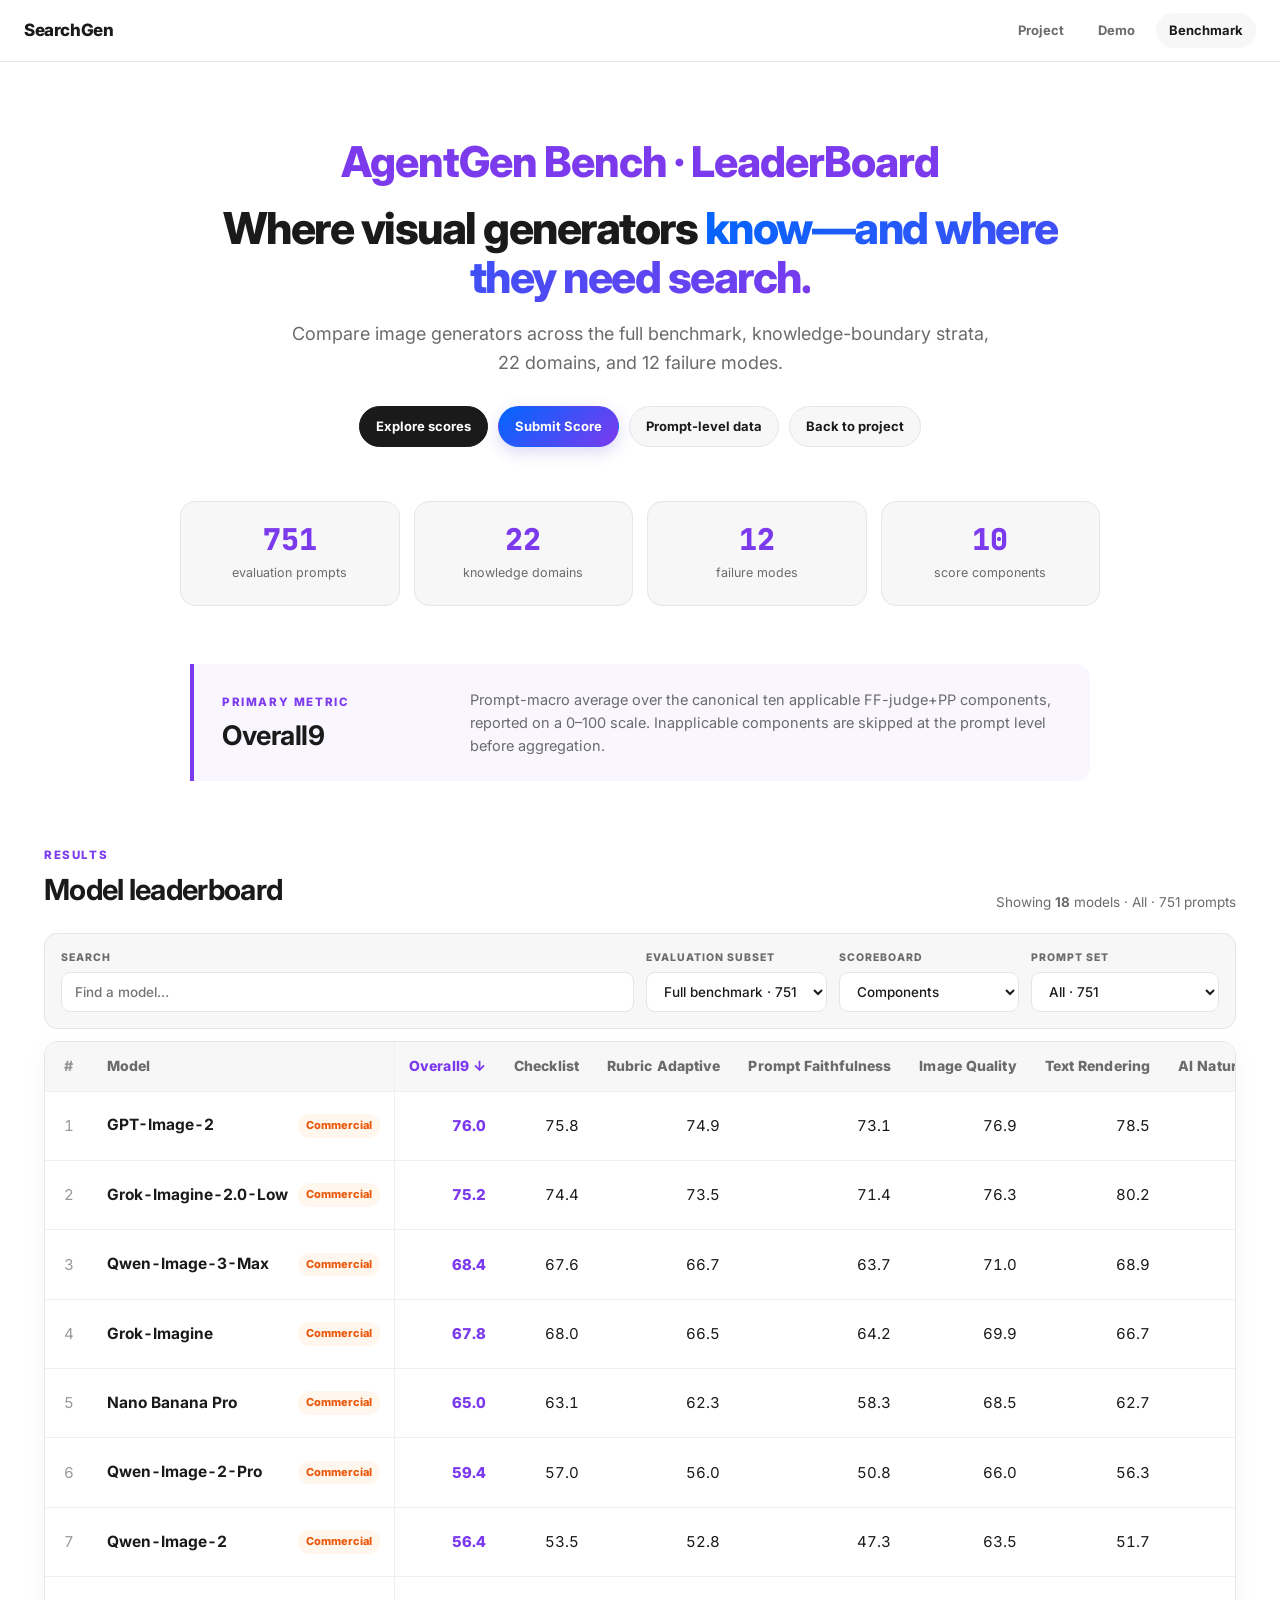
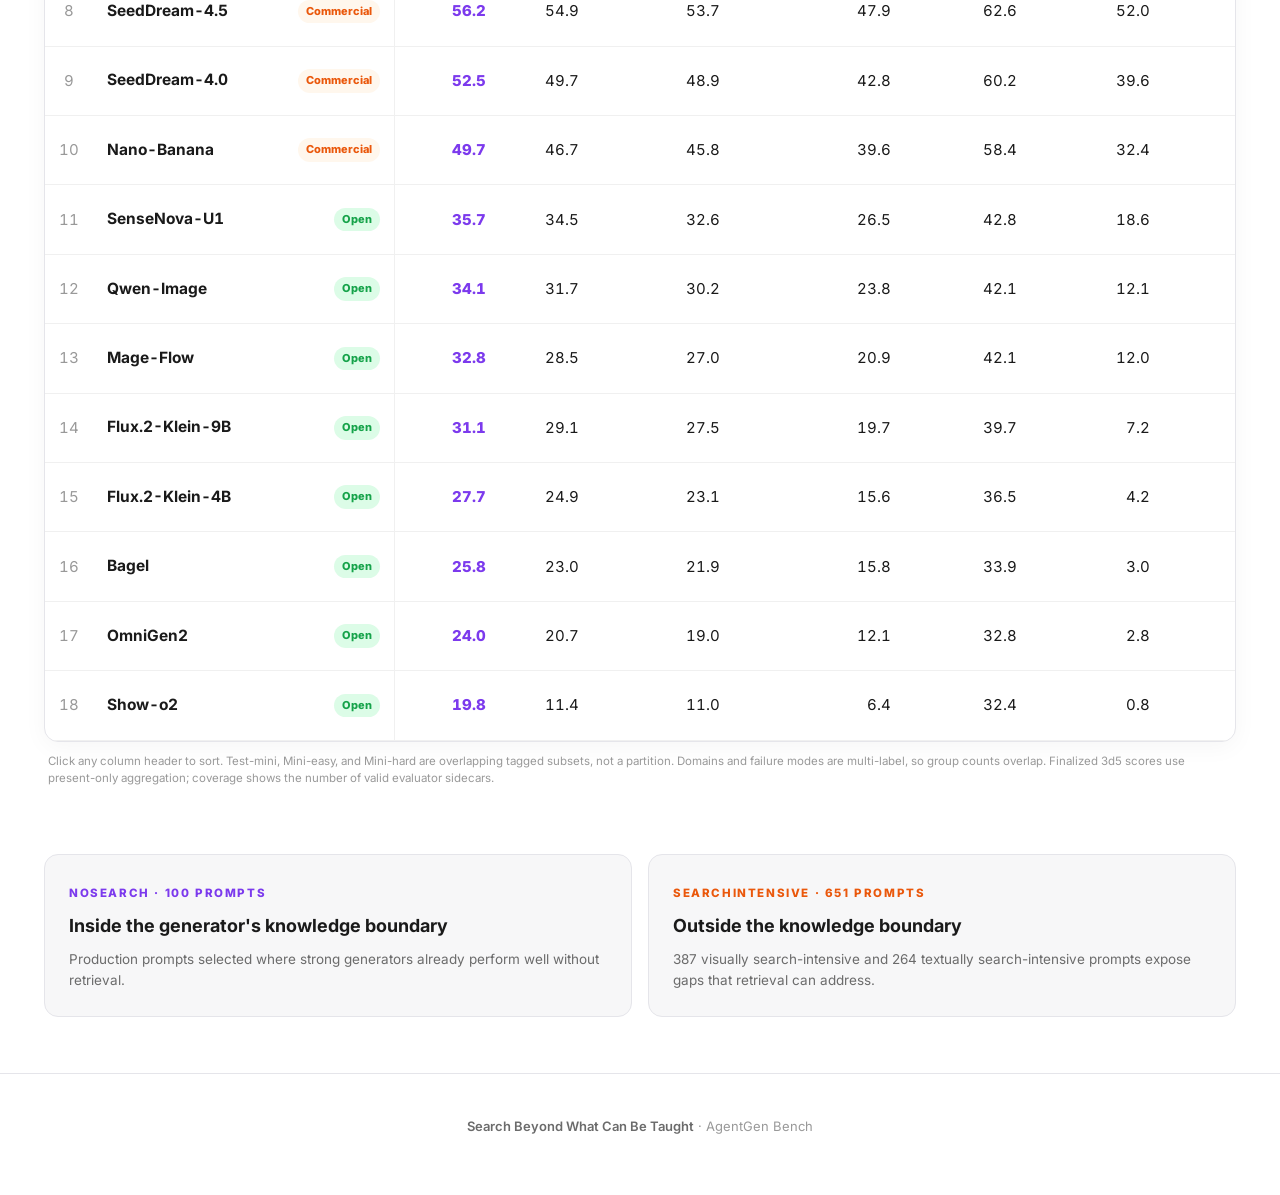
<file: benchmark.html>
<!DOCTYPE html>
<html lang="en">
<head>
<meta charset="UTF-8">
<meta name="viewport" content="width=device-width, initial-scale=1.0">
<title>AgentGen Bench Leaderboard</title>
<meta name="description" content="AgentGen Bench model rankings across ten evaluation components, search strata, domains, and failure modes.">
<link rel="preconnect" href="https://fonts.googleapis.com">
<link rel="preconnect" href="https://fonts.gstatic.com" crossorigin>
<link href="https://fonts.googleapis.com/css2?family=Inter:wght@300;400;500;600;700;800&family=JetBrains+Mono:wght@400;500;600&display=swap" rel="stylesheet">
<link rel="stylesheet" href="benchmark.css">
</head>
<body>
<nav class="topbar" aria-label="Primary navigation">
  <a class="brand" href="index.html">SearchGen</a>
  <div class="nav-links">
    <a href="index.html">Project</a>
    <a href="demo.html">Demo</a>
    <a class="active" href="benchmark.html" aria-current="page">Benchmark</a>
  </div>
</nav>

<header class="hero">
  <div class="kicker">AgentGen Bench · LeaderBoard</div>
  <h1>Where visual generators <span>know—and where they need search.</span></h1>
  <p>Compare image generators across the full benchmark, knowledge-boundary strata, 22 domains, and 12 failure modes.</p>
  <div class="hero-actions">
    <a class="button primary" href="#leaderboard">Explore scores</a>
    <a class="button submit" href="mailto:jasper.whz@outlook.com?subject=AgentGen%20Bench%20Score%20Submission&amp;body=Hello%2C%0A%0AI%20would%20like%20to%20submit%20a%20score%20to%20AgentGen%20Bench.%0A%0AModel%20name%3A%0AOrganization%3A%0AContact%3A%0AResult%20or%20artifact%20link%3A%0A%0AThank%20you.">Submit Score</a>
    <a class="button" href="benchmark-data/prompt_scores.jsonl">Prompt-level data</a>
    <a class="button" href="index.html">Back to project</a>
  </div>
</header>

<main>
  <section class="stat-grid" aria-label="Benchmark summary">
    <article><strong>751</strong><span>evaluation prompts</span></article>
    <article><strong>22</strong><span>knowledge domains</span></article>
    <article><strong>12</strong><span>failure modes</span></article>
    <article><strong>10</strong><span>score components</span></article>
  </section>

  <section class="metric-note">
    <div>
      <span class="eyebrow">Primary metric</span>
      <h2>Overall9</h2>
    </div>
    <p>Prompt-macro average over the canonical ten applicable FF-judge+PP components, reported on a 0–100 scale. Inapplicable components are skipped at the prompt level before aggregation.</p>
  </section>

  <section id="leaderboard" class="leaderboard-section">
    <div class="section-heading">
      <div>
        <span class="eyebrow">Results</span>
        <h2>Model leaderboard</h2>
      </div>
      <p id="stats-summary">Loading benchmark data…</p>
    </div>

    <div class="controls">
      <label class="search-control">
        <span>Search</span>
        <input id="model-search" type="search" placeholder="Find a model…" autocomplete="off">
      </label>
      <label>
        <span>Evaluation subset</span>
        <select id="subset-select">
          <option value="full_751">Full benchmark · 751</option>
          <option value="testmini">Test-mini · 200</option>
          <option value="testmini_easy">Mini-easy · 100</option>
          <option value="testmini_hard">Mini-hard · 100</option>
        </select>
      </label>
      <label>
        <span>Scoreboard</span>
        <select id="board-select">
          <option value="components">Components</option>
          <option value="domains">Domains</option>
          <option value="failure_modes">Failure modes</option>
        </select>
      </label>
      <label id="stratum-control">
        <span>Prompt set</span>
        <select id="stratum-select">
          <option value="All">All 751</option>
          <option value="NoSearch">NoSearch · 100</option>
          <option value="SearchIntensive">SearchIntensive · 651</option>
          <option value="VisualSearch">VisualSearch · 387</option>
          <option value="TextualSearch">TextualSearch · 264</option>
        </select>
      </label>
    </div>

    <div class="table-shell">
      <div class="table-scroll" id="table-scroll">
        <table id="leaderboard-table">
          <thead><tr id="table-header"></tr></thead>
          <tbody id="table-body"><tr><td class="message-cell">Loading scores…</td></tr></tbody>
        </table>
      </div>
    </div>
    <p class="table-note">Click any column header to sort. Test-mini, Mini-easy, and Mini-hard are overlapping tagged subsets, not a partition. Domains and failure modes are multi-label, so group counts overlap. Finalized 3d5 scores use present-only aggregation; coverage shows the number of valid evaluator sidecars.</p>

    <section id="domain-glossary" class="taxonomy-panel" hidden>
      <div class="taxonomy-heading">
        <div><span class="eyebrow">Reference</span><h3>Domain abbreviations</h3></div>
        <p>Twenty-two content domains represented in AgentGen Bench.</p>
      </div>
      <div class="glossary-grid">
        <div><code>ABS</code><span><b>Abstract</b> — Abstract concepts, emotions, and symbolism.</span></div>
        <div><code>ARC</code><span><b>Architecture</b> — Buildings, structures, interiors, and urban spaces.</span></div>
        <div><code>ART</code><span><b>Art &amp; Design</b> — Artistic styles, illustration, visual design, and aesthetics.</span></div>
        <div><code>COM</code><span><b>Commercial</b> — Advertising, branding, marketing, and product imagery.</span></div>
        <div><code>CUL</code><span><b>Culture</b> — Cultural artifacts, traditions, heritage, and customs.</span></div>
        <div><code>EDU</code><span><b>Education</b> — Educational diagrams and instructional content.</span></div>
        <div><code>FAS</code><span><b>Fashion</b> — Apparel, accessories, style, and textiles.</span></div>
        <div><code>FOO</code><span><b>Food</b> — Cuisine, dishes, ingredients, and culinary arts.</span></div>
        <div><code>GAM</code><span><b>Gaming</b> — Video games, virtual worlds, and game characters.</span></div>
        <div><code>HIS</code><span><b>History</b> — Historical events, figures, periods, and artifacts.</span></div>
        <div><code>INF</code><span><b>Information Design</b> — Data visualization, infographics, and diagrams.</span></div>
        <div><code>MED</code><span><b>Medical</b> — Anatomy, medical illustration, and health.</span></div>
        <div><code>MIL</code><span><b>Military</b> — Weapons, military equipment, and warfare.</span></div>
        <div><code>MUS</code><span><b>Music</b> — Instruments, performances, and music-related imagery.</span></div>
        <div><code>OBJ</code><span><b>Objects</b> — Products, everyday objects, and artifacts.</span></div>
        <div><code>OTH</code><span><b>Other</b> — Miscellaneous or uncategorized content.</span></div>
        <div><code>PEO</code><span><b>People</b> — Portraits, human figures, and fashion on people.</span></div>
        <div><code>PSY</code><span><b>Psychology</b> — Mental states and psychological concepts.</span></div>
        <div><code>SCI</code><span><b>Science &amp; Nature</b> — Biology, physics, natural phenomena, and scientific illustration.</span></div>
        <div><code>SPO</code><span><b>Sports</b> — Athletics, sports, fitness, and recreation.</span></div>
        <div><code>TEC</code><span><b>Technology</b> — Devices, interfaces, software, and technical diagrams.</span></div>
        <div><code>TXT</code><span><b>Text &amp; Typography</b> — Text-heavy content, calligraphy, typography, and signage.</span></div>
      </div>
    </section>

    <section id="failure-glossary" class="taxonomy-panel" hidden>
      <div class="taxonomy-heading">
        <div><span class="eyebrow">Reference</span><h3>Failure-mode abbreviations</h3></div>
        <p>Twelve recurring categories distilled from real production requests.</p>
      </div>
      <div class="glossary-grid">
        <div><code>TK-R</code><span><b>Temporal — Recent</b> — Newly emerged or recently changed entities, events, products, and trends.</span></div>
        <div><code>TK-C</code><span><b>Temporal — Current</b> — Up-to-date states such as rankings, live events, locations, or social conditions.</span></div>
        <div><code>EIK</code><span><b>Entity &amp; IP Knowledge</b> — Accurate identity and appearance of named people, characters, brands, products, or landmarks.</span></div>
        <div><code>CSV</code><span><b>Concept &amp; Symbol Visualization</b> — Precise concepts, flags, symbols, and diagrams requiring exact representation.</span></div>
        <div><code>FHA</code><span><b>Factual &amp; Historical Accuracy</b> — Correct facts, periods, artifacts, scientific details, and historical depictions.</span></div>
        <div><code>CS</code><span><b>Cultural Specificity</b> — Authentic culture-bound practices, aesthetics, artifacts, and conventions.</span></div>
        <div><code>VUR</code><span><b>Visual / UI / UX</b> — Specific interfaces, layouts, rendering conventions, spatial logic, and visual relationships.</span></div>
        <div><code>DVZ</code><span><b>Data Visualization</b> — Accurate charts, graphs, timelines, diagrams, and infographics.</span></div>
        <div><code>THG</code><span><b>Text / Typography</b> — Correct, readable, and stylistically appropriate text rendered inside images.</span></div>
        <div><code>CCS</code><span><b>Complex Composite</b> — Coherent multi-element scenes, spatial arrangements, and cross-concept compositions.</span></div>
        <div><code>VUA</code><span><b>Vague / Abstract</b> — Visualizing underspecified ideas, moods, metaphors, and abstract concepts.</span></div>
        <div><code>IRR</code><span><b>Implicit Reasoning</b> — Requirements that must be inferred rather than stated directly, including contextual and relational constraints.</span></div>
      </div>
    </section>
  </section>

  <section class="split-note">
    <article>
      <span class="eyebrow">NoSearch · 100 prompts</span>
      <h3>Inside the generator's knowledge boundary</h3>
      <p>Production prompts selected where strong generators already perform well without retrieval.</p>
    </article>
    <article>
      <span class="eyebrow orange">SearchIntensive · 651 prompts</span>
      <h3>Outside the knowledge boundary</h3>
      <p>387 visually search-intensive and 264 textually search-intensive prompts expose gaps that retrieval can address.</p>
    </article>
  </section>
</main>

<footer>
  <a href="index.html">Search Beyond What Can Be Taught</a> · AgentGen Bench
</footer>
<script type="module" src="benchmark.js"></script>
</body>
</html>
</file>
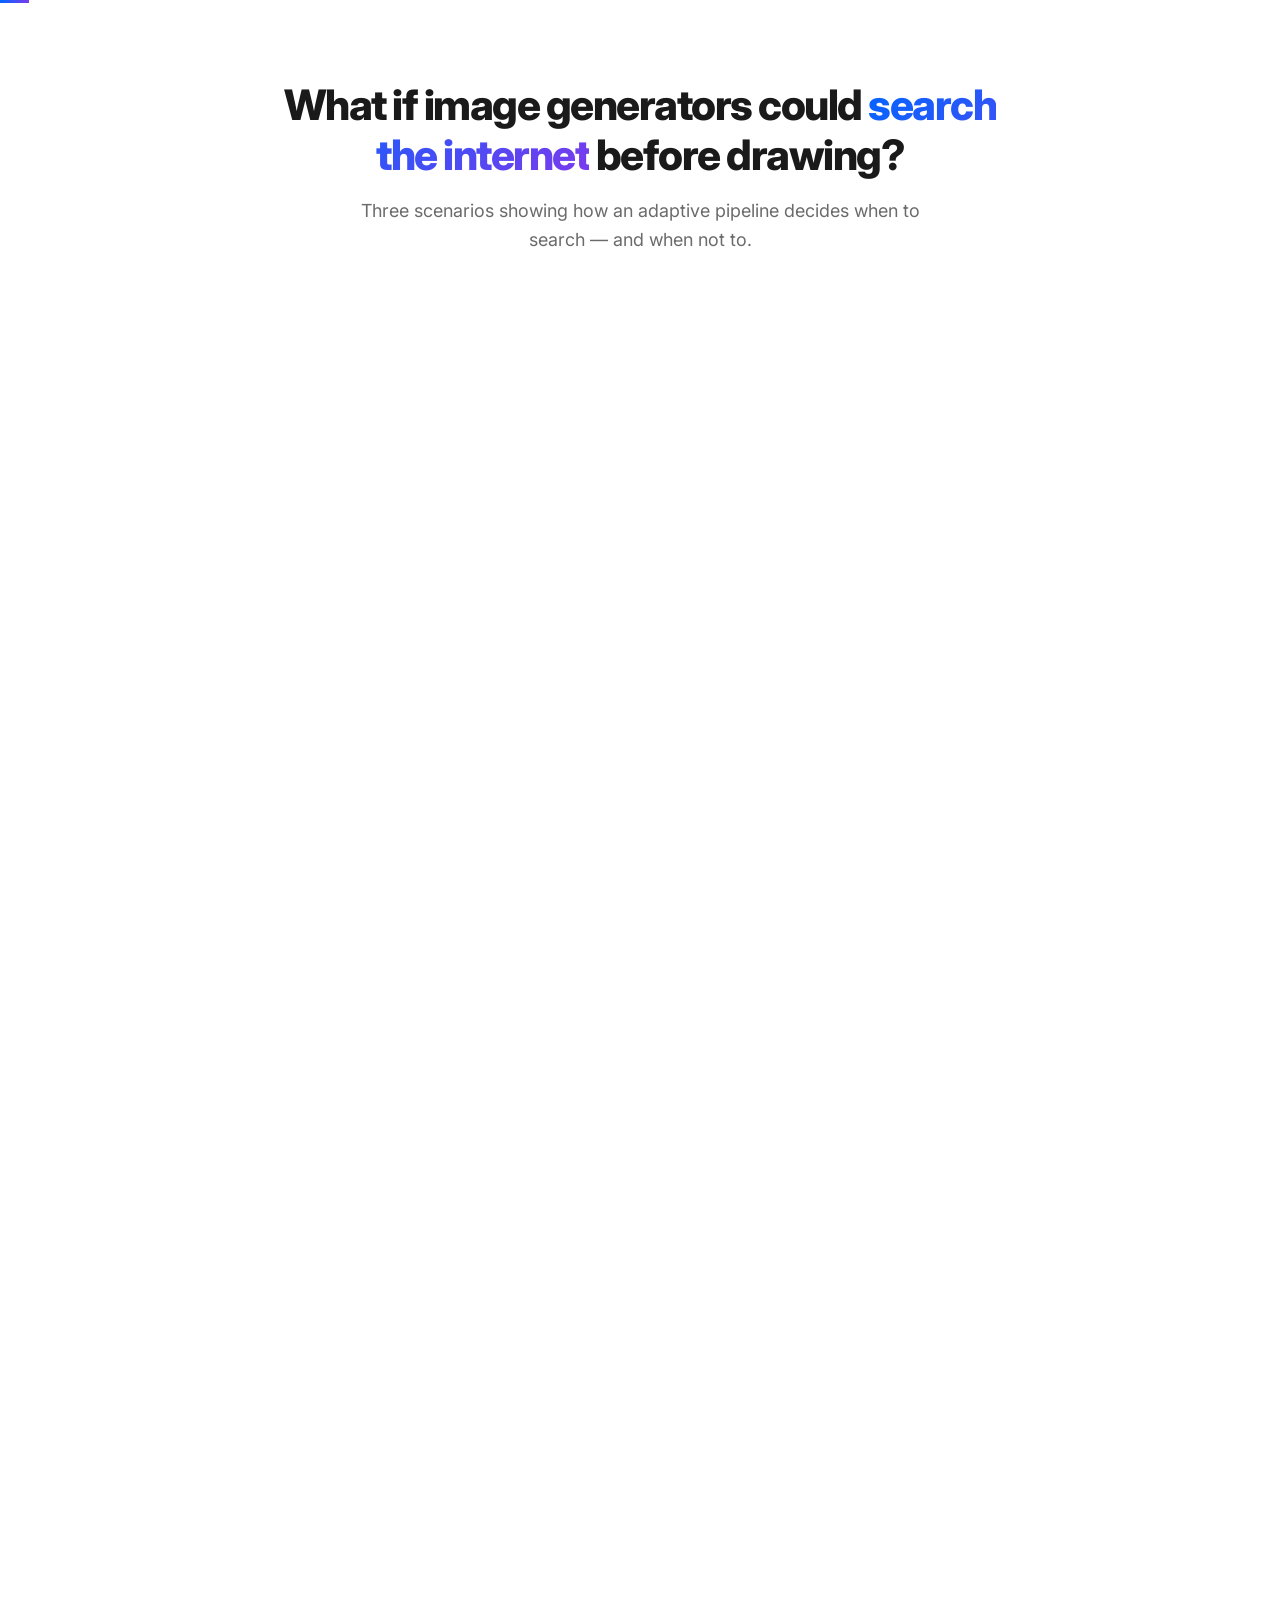
<file: demo.html>
<!DOCTYPE html>
<html lang="en">
<head>
<meta charset="UTF-8">
<meta name="viewport" content="width=device-width, initial-scale=1.0">
<title>Search-Augmented Visual Generation</title>
<link rel="preconnect" href="https://fonts.googleapis.com">
<link rel="preconnect" href="https://fonts.gstatic.com" crossorigin>
<link href="https://fonts.googleapis.com/css2?family=Inter:wght@300;400;500;600;700;800&family=JetBrains+Mono:wght@400;500;600&display=swap" rel="stylesheet">
<style>
*{margin:0;padding:0;box-sizing:border-box}
:root{--bg:#fff;--surface:#f7f7f8;--border:#e5e5ea;--border-lt:#f0f0f0;--text:#1a1a1a;--text2:#6b6b6b;--text3:#999;--accent:#0066ff;--green:#16a34a;--green-lt:#dcfce7;--orange:#ea580c;--orange-lt:#fff7ed;--red:#dc2626;--red-lt:#fef2f2;--blue:#2563eb;--blue-lt:#eff6ff;--gold:#ca8a04;--gold-lt:#fefce8;--purple:#7c3aed}
html{scroll-behavior:smooth}
html.auto-follow{scroll-behavior:auto}
body{background:var(--bg);color:var(--text);font-family:'Inter',-apple-system,sans-serif;line-height:1.6;overflow-x:hidden}
.progress{position:fixed;top:0;left:0;height:3px;background:linear-gradient(90deg,var(--accent),var(--purple));z-index:100;transition:width .3s linear}
.hero{text-align:center;padding:80px 40px 60px;max-width:800px;margin:0 auto;opacity:0;transform:translateY(20px);transition:all .8s ease}
.hero.v{opacity:1;transform:translateY(0)}
.hero h1{font-size:42px;font-weight:800;letter-spacing:-1.5px;line-height:1.2;margin-bottom:16px}
.hero h1 .gr{background:linear-gradient(135deg,var(--accent),var(--purple));-webkit-background-clip:text;-webkit-text-fill-color:transparent;background-clip:text}
.hero p{font-size:18px;color:var(--text2);max-width:560px;margin:0 auto}
.demos{max-width:880px;margin:0 auto;padding:0 24px 80px;display:flex;flex-direction:column;gap:64px}
.sec-label{display:flex;align-items:center;gap:16px;margin-bottom:24px;opacity:0;transform:translateY(10px);transition:all .5s ease}
.sec-label.v{opacity:1;transform:translateY(0)}
.sec-label .badge{font-size:12px;font-weight:700;text-transform:uppercase;letter-spacing:2px;padding:6px 16px;border-radius:100px;white-space:nowrap}
.sec-label .badge.vis{background:var(--orange-lt);color:var(--orange)}
.sec-label .badge.skip{background:var(--green-lt);color:var(--green)}
.sec-label .badge.txt{background:var(--blue-lt);color:var(--blue)}
.sec-label .line{flex:1;height:1px;background:var(--border)}
.msg{display:flex;gap:14px;padding:16px 0;opacity:0;transform:translateY(10px);transition:all .5s ease}
.msg.v{opacity:1;transform:translateY(0)}
.av{width:32px;height:32px;border-radius:50%;flex-shrink:0;display:flex;align-items:center;justify-content:center;font-size:14px;font-weight:700}
.av.u{background:var(--surface);border:1px solid var(--border);color:var(--text2)}
.av.a{background:var(--text);color:#fff}
.msg-body{flex:1;min-width:0}
.sender{font-size:14px;font-weight:700;margin-bottom:4px}
.msg-text{font-size:15px;color:var(--text);line-height:1.6}
.trace{display:flex;flex-direction:column;gap:0;margin-bottom:12px}
.trace-block{border:1px solid var(--border);border-radius:12px;overflow:hidden;margin-bottom:8px;opacity:0;transform:translateY(8px);transition:all .4s ease}
.trace-block.v{opacity:1;transform:translateY(0)}
.trace-header{display:flex;align-items:center;gap:10px;padding:10px 16px;background:var(--surface);border-bottom:1px solid var(--border-lt);font-size:14px;font-weight:600;color:var(--text)}
.trace-icon{width:22px;height:22px;border-radius:6px;display:flex;align-items:center;justify-content:center;font-size:12px;flex-shrink:0}
.trace-icon.think{background:#e8e8ed;color:var(--text2)}
.trace-icon.tool{background:var(--accent);color:#fff}
.trace-icon.tool-green{background:var(--green);color:#fff}
.trace-title{flex:1}
.trace-dur{font-weight:400;color:var(--text3);font-size:13px;margin-left:auto}
.trace-body{padding:0 16px;font-size:14px;color:var(--text2);line-height:1.6;max-height:0;overflow:hidden;transition:max-height .5s cubic-bezier(.16,1,.3,1),padding .3s ease}
.trace-block.expanded .trace-body{max-height:2000px;padding:14px 16px}
.typewriter{font-size:13px;line-height:1.6;color:var(--text2);white-space:pre-wrap;font-family:'JetBrains Mono',monospace}
.typewriter .tw-block{opacity:0;transform:translateY(4px);transition:opacity .35s ease,transform .35s ease;display:block;margin-bottom:8px;padding:6px 10px;border-radius:6px}
.typewriter .tw-block.shown{opacity:1;transform:translateY(0);animation:blockEmerge 2s ease-out}
@keyframes blockEmerge{0%{background:rgba(124,58,237,.07)}50%{background:rgba(124,58,237,.03)}100%{background:transparent}}
.tag-bar{display:flex;flex-wrap:wrap;gap:6px;margin-bottom:10px;min-height:22px}
.tag-pill{font-family:'JetBrains Mono',monospace;font-size:11px;padding:2px 10px;border-radius:6px;background:var(--surface);border:1px solid var(--border-lt);color:var(--text3);opacity:0;transform:scale(.85);transition:all .35s cubic-bezier(.16,1,.3,1)}
.tag-pill.shown{opacity:1;transform:scale(1)}
.tag-pill.highlight{background:rgba(124,58,237,.12);border-color:rgba(124,58,237,.3);color:var(--purple);font-weight:600}
.typewriter .block-content{color:var(--text2);padding-left:8px;border-left:2px solid var(--border-lt)}
.typewriter .hi-green{color:var(--green);font-weight:600}
.typewriter .hi-orange{color:var(--orange);font-weight:600}
.typewriter .hi-blue{color:var(--blue);font-weight:600}
.typewriter .hi-ref{background:rgba(0,102,255,.08);padding:1px 4px;border-radius:3px;color:var(--accent);font-weight:500}

/* Thinking dots */
.thinking-dots{color:var(--text3);font-size:16px;letter-spacing:3px;margin-left:6px;display:none}
.trace-block.thinking-active .thinking-dots{display:inline}
.thinking-dots span{animation:dotPulse 1.4s infinite;opacity:.15}
.thinking-dots span:nth-child(1){animation-delay:0s}
.thinking-dots span:nth-child(2){animation-delay:.2s}
.thinking-dots span:nth-child(3){animation-delay:.4s}
.thinking-dots span:nth-child(4){animation-delay:.6s}
.thinking-dots span:nth-child(5){animation-delay:.8s}
@keyframes dotPulse{0%,100%{opacity:.15}50%{opacity:.9}}
/* Gap alert */
.gap-alert{display:flex;align-items:flex-start;gap:10px;padding:10px 14px;border-radius:8px;margin-bottom:8px;font-size:14px;opacity:0;transform:translateY(6px);transition:all .4s ease}
.gap-alert.v{opacity:1;transform:translateY(0)}
.gap-alert.crit{background:var(--orange-lt);border:1px solid #fed7aa}
.gap-alert.ok{background:var(--green-lt);border:1px solid #bbf7d0}
.gap-alert.tcrit{background:var(--blue-lt);border:1px solid #bfdbfe}
.gap-alert .gi{font-size:16px;flex-shrink:0;margin-top:1px}
.gap-alert .gt{flex:1}
.gap-alert .gn{font-weight:700;color:var(--text)}
.gap-alert .gd{color:var(--text2);margin-top:2px}
/* Action callout */
.action-callout{display:flex;align-items:center;gap:8px;padding:8px 14px;border-radius:8px;margin-bottom:8px;font-size:14px;font-weight:600;opacity:0;transform:translateY(6px);transition:all .4s ease}
.action-callout.v{opacity:1;transform:translateY(0)}
.action-callout.skip-action{background:var(--surface);border:1px solid var(--border);color:var(--text2)}
.action-callout.mode-action{background:var(--green-lt);border:1px solid #bbf7d0;color:var(--green)}
.action-callout .action-icon{font-size:16px}
/* Search */
.search-bar{display:flex;align-items:center;gap:8px;padding:8px 14px;background:var(--surface);border:1px solid var(--border);border-radius:8px;font-family:'JetBrains Mono',monospace;font-size:13px;color:var(--text2);margin-bottom:10px}
.img-grid{display:flex;gap:8px;overflow-x:auto;padding-bottom:4px}
.img-slot{width:100px;height:100px;border-radius:8px;flex-shrink:0;position:relative;overflow:hidden;border:1px solid var(--border)}
.img-slot .shimmer{position:absolute;inset:0;background:linear-gradient(90deg,var(--surface) 25%,#eee 50%,var(--surface) 75%);background-size:200% 100%;animation:shimmer 1.5s infinite;z-index:1}
@keyframes shimmer{to{background-position:-200% 0}}
.img-slot img{width:100%;height:100%;object-fit:cover;opacity:0;transition:opacity .4s ease;position:relative;z-index:2}
.img-slot.loaded img{opacity:1}
.img-slot.loaded .shimmer{display:none}
.img-slot.sel{border:2px solid var(--accent);box-shadow:0 0 0 3px rgba(0,102,255,.15)}
.text-result{padding:12px 16px;background:var(--blue-lt);border-left:3px solid var(--blue);border-radius:0 8px 8px 0;font-size:14px;color:var(--text2);line-height:1.6}
/* Results */
.comparison{display:flex;gap:16px;opacity:0;transform:translateY(10px);transition:all .6s ease}
.comparison.v{opacity:1;transform:translateY(0)}
.res-card{flex:1;border-radius:12px;overflow:hidden;border:1px solid var(--border);position:relative}
.res-card .res-shimmer{position:absolute;top:0;left:0;width:100%;aspect-ratio:1;background:linear-gradient(90deg,var(--surface) 25%,#eee 50%,var(--surface) 75%);background-size:200% 100%;animation:shimmer 1.5s infinite;z-index:1}
.res-card img{width:100%;display:block;aspect-ratio:1;object-fit:cover;opacity:0;transition:opacity .8s ease}
.res-card.revealed img{opacity:1}
.res-card.revealed .res-shimmer{display:none}
.res-card.bad{border-color:var(--red);border-width:2px}
.res-card.good{border-color:var(--green);border-width:2px}
.res-card.gold{border-color:var(--gold);border-width:2px}
.res-foot{padding:10px 14px;display:flex;justify-content:space-between;align-items:center;background:var(--surface);font-size:13px}
.res-label{font-weight:600;color:var(--text2)}
.res-score{font-family:'JetBrains Mono',monospace;font-size:13px;font-weight:700;padding:2px 10px;border-radius:100px}
.res-score.bad{background:var(--red-lt);color:var(--red)}
.res-score.good{background:var(--green-lt);color:var(--green)}
.res-score.gold{background:var(--gold-lt);color:var(--gold)}
.single-res{max-width:420px;opacity:0;transform:translateY(10px);transition:all .6s ease}
.single-res.v{opacity:1;transform:translateY(0)}
.lift{display:flex;align-items:center;gap:8px;margin-top:12px;font-size:15px;font-weight:700;opacity:0;transition:opacity .5s ease}
.lift.v{opacity:1}
.lift .la{color:var(--green);font-size:18px}.lift .lt{color:var(--green)}.lift .ld{color:var(--text2);font-weight:400}
.corrections{display:flex;gap:20px;margin-top:8px;font-family:'JetBrains Mono',monospace;font-size:14px;opacity:0;transition:opacity .5s ease}
.corrections.v{opacity:1}
.cw{color:var(--red);text-decoration:line-through}.ca{color:var(--text3)}.cr{color:var(--green);font-weight:600}
.metrics{display:flex;gap:12px;margin-top:10px;opacity:0;transition:opacity .5s ease}
.metrics.v{opacity:1}
.mchip{display:flex;align-items:center;gap:6px;padding:6px 14px;background:var(--surface);border-radius:100px;font-size:13px;font-weight:600}
.mchip .mv{color:var(--green);font-family:'JetBrains Mono',monospace}.mchip .mv.gv{color:var(--gold)}.mchip .ml{color:var(--text2);font-weight:400}
.caption{font-size:14px;color:var(--text3);font-style:italic;margin-top:10px;opacity:0;transition:opacity .5s ease}
.caption.v{opacity:1}
.outro{max-width:880px;margin:0 auto;padding:40px 24px 100px;text-align:center;opacity:0;transform:translateY(20px);transition:all .8s ease}
.outro.v{opacity:1;transform:translateY(0)}
.outro h2{font-size:14px;font-weight:700;text-transform:uppercase;letter-spacing:3px;color:var(--text3);margin-bottom:32px}
.stat-row{display:flex;gap:24px;justify-content:center;margin-bottom:32px}
.sbox{background:var(--surface);border:1px solid var(--border);border-radius:16px;padding:28px 40px;min-width:180px;text-align:center;opacity:0;transform:translateY(16px) scale(.95);transition:all .6s cubic-bezier(.16,1,.3,1)}
.sbox.v{opacity:1;transform:translateY(0) scale(1)}
.sbox .sn{font-size:40px;font-weight:800;font-family:'JetBrains Mono',monospace;line-height:1}
.sbox .sn.green{color:var(--green)}.sbox .sn.orange{color:var(--orange)}.sbox .sn.blue{color:var(--blue)}
.sbox .sl{font-size:14px;color:var(--text2);margin-top:8px}
.outro .tag{font-size:22px;font-weight:600;opacity:0;transition:opacity .6s ease}
.outro .tag.v{opacity:1}
.outro .tag em{font-style:normal;color:var(--green)}
</style>
</head>
<body>
<div class="progress" id="prog"></div>
<div class="hero" id="hero">
  <h1>What if image generators could <span class="gr">search the internet</span> before drawing?</h1>
  <p>Three scenarios showing how an adaptive pipeline decides when to search — and when not to.</p>
</div>
<div class="demos">

<!-- ===== DEMO 1: VISUAL SEARCH — Hayao Miyazaki ===== -->
<div>
  <div class="sec-label" id="d1lab"><span class="badge vis">Example 1 · Visual Search</span><span class="line"></span></div>
  <div class="msg" id="d1u"><div class="av u">U</div><div class="msg-body"><div class="sender">You</div><div class="msg-text"><strong>宮崎駿</strong> (Hayao Miyazaki, Japanese animation director) sitting at his animation desk in Studio Ghibli, surrounded by hand-drawn sketches and watercolor palettes, warm afternoon light streaming through the window.</div></div></div>
  <div class="msg" id="d1a"><div class="av a">S</div><div class="msg-body">
    <div class="trace">
      <div class="trace-block" id="d1t1">
        <div class="trace-header"><div class="trace-icon think">💭</div><div class="trace-title">Thinking: Analyzing User Request<span class="thinking-dots"><span>·</span><span>·</span><span>·</span><span>·</span><span>·</span></span></div><div class="trace-dur" id="d1dur1"></div></div>
        <div class="trace-body"><div class="typewriter" id="d1tw1"></div></div>
      </div>
      <div class="gap-alert crit" id="d1gap">
        <span class="gi">⚠️</span>
        <div class="gt"><div class="gn">Entity Knowledge Gap: "宮崎駿 (Hayao Miyazaki)"</div><div class="gd">World-famous director, but generators frequently hallucinate his appearance — producing a generic elderly Japanese man instead of his distinctive features (white hair, round glasses, white beard, apron). Image search required.</div></div>
      </div>
      <div class="trace-block" id="d1t2">
        <div class="trace-header"><div class="trace-icon tool">🔧</div><div class="trace-title">Tool: Image Search</div><div class="trace-dur">3.4s</div></div>
        <div class="trace-body">
          <div class="search-bar"><span>🔍</span> "宮崎駿 Hayao Miyazaki portrait photo Studio Ghibli"</div>
          <div class="img-grid" id="d1grid">
            <div class="img-slot" id="d1img0"><div class="shimmer"></div><img src="assets/miya_1.jpg" alt="r1"></div>
            <div class="img-slot" id="d1img1"><div class="shimmer"></div><img src="assets/miya_2.jpg" alt="r2"></div>
            <div class="img-slot" id="d1img2"><div class="shimmer"></div><img src="assets/miya_3.png" alt="r3"></div>
            <div class="img-slot" id="d1img3"><div class="shimmer"></div><img src="assets/miya_4.png" alt="r4"></div>
            <div class="img-slot" id="d1img4"><div class="shimmer"></div><img src="assets/miya_5.jpg" alt="r5"></div>
          </div>
        </div>
      </div>
      <div class="trace-block" id="d1t3">
        <div class="trace-header"><div class="trace-icon think">💭</div><div class="trace-title">Thinking: Selecting Best Reference<span class="thinking-dots"><span>·</span><span>·</span><span>·</span><span>·</span><span>·</span></span></div><div class="trace-dur" id="d1dur3"></div></div>
        <div class="trace-body"><div class="typewriter" id="d1tw2"></div></div>
      </div>
      <div class="gap-alert crit" id="d1sel" style="background:var(--blue-lt);border-color:#bfdbfe">
        <span class="gi">📌</span>
        <div class="gt"><div class="gn">Selected: Image 1 (portrait)</div><div class="gd">Best facial reference — Miyazaki's thick round glasses, full white beard, and white hair are clearly visible. Directly grounds the critical EIK gap.</div></div>
      </div>
      <div class="trace-block" id="d1t4">
        <div class="trace-header"><div class="trace-icon think">💭</div><div class="trace-title">Thinking: Integrating Visual Reference with Prompt<span class="thinking-dots"><span>·</span><span>·</span><span>·</span><span>·</span><span>·</span></span></div><div class="trace-dur" id="d1dur4"></div></div>
        <div class="trace-body"><div class="typewriter" id="d1tw3"></div></div>
      </div>
      <div class="action-callout mode-action" id="d1refine" style="background:var(--green-lt);border-color:#bbf7d0">
        <span class="action-icon">📝</span> Refined prompt ready — facial features, clothing, and desk environment extracted from reference images
      </div>
      <div class="action-callout mode-action" id="d1vref" style="background:var(--blue-lt);border-color:#bfdbfe;color:var(--blue)">
        <span class="action-icon">🖼</span> 1 visual reference loaded — Miyazaki portrait (index 0) conditioned for facial accuracy
      </div>
      <div class="trace-block" id="d1t5">
        <div class="trace-header"><div class="trace-icon tool-green">🖼</div><div class="trace-title">Tool: Image Generator</div><div class="trace-dur">28.8s</div></div>
      </div>
      <div class="action-callout mode-action" id="d1mode"><span class="action-icon">✦</span> Mode: I2I — reference photo conditions the generation for facial accuracy</div>
    </div>
    <div class="comparison" id="d1res">
      <div class="res-card bad" id="d1rc0"><div class="res-shimmer"></div><img src="assets/demo1_none.png" alt="none"><div class="res-foot"><span class="res-label">Without Search</span></div></div>
      <div class="res-card good" id="d1rc1"><div class="res-shimmer"></div><img src="assets/demo1_oracle.png" alt="oracle"><div class="res-foot"><span class="res-label">With Visual Search</span></div></div>
    </div>
    <div class="lift" id="d1lift"><span class="la">↑</span><span class="lt">+1.9</span><span class="ld">— the model saw what the director actually looks like</span></div>
  </div></div>
</div>

<!-- ===== DEMO 2: NO SEARCH — Van Gogh Starry Night ===== -->
<div>
  <div class="sec-label" id="d2lab"><span class="badge skip">Example 2 · No Search Needed</span><span class="line"></span></div>
  <div class="msg" id="d2u"><div class="av u">U</div><div class="msg-body"><div class="sender">You</div><div class="msg-text">A modern city skyline reimagined in <strong>Vincent van Gogh's Starry Night</strong> style — swirling cobalt sky, thick impasto brushstrokes, glowing yellow street lights reflected in a river below.</div></div></div>
  <div class="msg" id="d2a"><div class="av a">S</div><div class="msg-body">
    <div class="trace">
      <div class="trace-block" id="d2t1">
        <div class="trace-header"><div class="trace-icon think">💭</div><div class="trace-title">Thinking: Analyzing User Request<span class="thinking-dots"><span>·</span><span>·</span><span>·</span><span>·</span><span>·</span></span></div><div class="trace-dur" id="d2dur1"></div></div>
        <div class="trace-body"><div class="typewriter" id="d2tw1"></div></div>
      </div>
      <div class="gap-alert ok" id="d2gap">
        <span class="gi">✓</span>
        <div class="gt"><div class="gn">All gaps below search threshold</div><div class="gd">2 gaps identified (Starry Night visual style, impasto technique) — both rated moderate severity. All elements are core training data. Search skipped.</div></div>
      </div>
      <div class="action-callout skip-action" id="d2skip"><span class="action-icon">⏭</span> Search skipped — "Starry Night" style is core training knowledge for all image generators</div>
      <div class="trace-block" id="d2t2">
        <div class="trace-header"><div class="trace-icon think">💭</div><div class="trace-title">Thinking: Composing Prompt from Common Knowledge<span class="thinking-dots"><span>·</span><span>·</span><span>·</span><span>·</span><span>·</span></span></div><div class="trace-dur" id="d2dur2"></div></div>
        <div class="trace-body"><div class="typewriter" id="d2tw2"></div></div>
      </div>
      <div class="action-callout mode-action" id="d2refine" style="background:var(--green-lt);border-color:#bbf7d0">
        <span class="action-icon">📝</span> Refined prompt ready — composed from model's inherent knowledge of Starry Night visual language
      </div>
      <div class="trace-block" id="d2t3">
        <div class="trace-header"><div class="trace-icon tool-green">🖼</div><div class="trace-title">Tool: Image Generator</div><div class="trace-dur">12.1s</div></div>
      </div>
      <div class="action-callout mode-action" id="d2mode"><span class="action-icon">✦</span> Mode: T2I — direct generation, no references needed, zero search overhead</div>
    </div>
    <div class="single-res" id="d2res">
      <div class="res-card gold" id="d2rc0"><div class="res-shimmer"></div><img src="assets/demo2_result.png" alt="result"><div class="res-foot"><span class="res-label">Generated Image</span></div></div>
    </div>
    <div class="metrics" id="d2met">
      <div class="mchip"><span class="mv">0</span><span class="ml">Search calls</span></div>
      <div class="mchip"><span class="mv">0s</span><span class="ml">Extra latency</span></div>
    </div>
    <div class="caption" id="d2cap">When the model already knows enough, the smartest move is to step aside.</div>
  </div></div>
</div>

<!-- ===== DEMO 3: TEXT + IMAGE SEARCH — CRISPR-Cas9 ===== -->
<div>
  <div class="sec-label" id="d3lab"><span class="badge txt">Example 3 · Image + Text Search</span><span class="line"></span></div>
  <div class="msg" id="d3u"><div class="av u">U</div><div class="msg-body"><div class="sender">You</div><div class="msg-text">A labeled diagram of the <strong>CRISPR-Cas9 gene editing mechanism</strong> showing guide RNA binding, PAM site recognition, and double-strand DNA break — annotated with correct molecular component names.</div></div></div>
  <div class="msg" id="d3a"><div class="av a">S</div><div class="msg-body">
    <div class="trace">
      <div class="trace-block" id="d3t1">
        <div class="trace-header"><div class="trace-icon think">💭</div><div class="trace-title">Thinking: Analyzing User Request<span class="thinking-dots"><span>·</span><span>·</span><span>·</span><span>·</span><span>·</span></span></div><div class="trace-dur" id="d3dur1"></div></div>
        <div class="trace-body"><div class="typewriter" id="d3tw1"></div></div>
      </div>
      <div class="gap-alert tcrit" id="d3gap">
        <span class="gi">⚠️</span>
        <div class="gt"><div class="gn">Factual Knowledge Gap: Molecular Component Names</div><div class="gd">CRISPR-Cas9 labels (sgRNA, tracrRNA, crRNA, PAM sequence, RuvC/HNH nuclease domains) must be spelled correctly and placed accurately. Models hallucinate these. Text + image search required.</div></div>
      </div>
      <div class="trace-block" id="d3t2">
        <div class="trace-header"><div class="trace-icon tool">🔧</div><div class="trace-title">Tool: Image Search</div><div class="trace-dur">3.1s</div></div>
        <div class="trace-body">
          <div class="search-bar"><span>🔍</span> "CRISPR Cas9 gene editing mechanism diagram labeled scientific illustration"</div>
          <div class="img-grid" id="d3grid">
            <div class="img-slot" id="d3img0"><div class="shimmer"></div><img src="assets/crispr_1.jpg" alt="r1"></div>
            <div class="img-slot" id="d3img1"><div class="shimmer"></div><img src="assets/crispr_2.jpg" alt="r2"></div>
            <div class="img-slot" id="d3img2"><div class="shimmer"></div><img src="assets/crispr_3.jpg" alt="r3"></div>
            <div class="img-slot" id="d3img3"><div class="shimmer"></div><img src="assets/crispr_4.jpg" alt="r4"></div>
          </div>
        </div>
      </div>
      <div class="trace-block" id="d3t3">
        <div class="trace-header"><div class="trace-icon tool">🔧</div><div class="trace-title">Tool: Web Search</div><div class="trace-dur">2.4s</div></div>
        <div class="trace-body">
          <div class="search-bar"><span>🔍</span> "CRISPR Cas9 sgRNA PAM RuvC HNH mechanism steps molecular components"</div>
          <div class="text-result">The CRISPR-Cas9 system uses a <strong>single guide RNA (sgRNA)</strong> — a fusion of crRNA and tracrRNA — to direct the <strong>Cas9 endonuclease</strong> to a target DNA sequence adjacent to a <strong>PAM (5'-NGG-3')</strong> motif. Cas9 unwinds the DNA and its <strong>RuvC</strong> and <strong>HNH</strong> nuclease domains each cleave one strand, creating a <strong>double-strand break (DSB)</strong> 3bp upstream of the PAM.</div>
        </div>
      </div>
      <div class="trace-block" id="d3t4">
        <div class="trace-header"><div class="trace-icon think">💭</div><div class="trace-title">Thinking: Integrating Multimodal Search Results<span class="thinking-dots"><span>·</span><span>·</span><span>·</span><span>·</span><span>·</span></span></div><div class="trace-dur" id="d3dur4"></div></div>
        <div class="trace-body"><div class="typewriter" id="d3tw2"></div></div>
      </div>
      <div class="gap-alert tcrit" id="d3integ" style="background:var(--blue-lt);border-color:#bfdbfe">
        <span class="gi">✦</span>
        <div class="gt"><div class="gn">Prompt enriched with multimodal knowledge</div><div class="gd">Visual layout from diagram references + factual labels (sgRNA, PAM, RuvC, HNH, DSB) from web search → injected into generation prompt.</div></div>
      </div>
      <div class="action-callout mode-action" id="d3vref" style="background:var(--blue-lt);border-color:#bfdbfe;color:var(--blue)">
        <span class="action-icon">🖼</span> Visual references ready — 2 CRISPR diagrams loaded as layout guides
      </div>
      <div class="trace-block" id="d3t5">
        <div class="trace-header"><div class="trace-icon tool-green">🖼</div><div class="trace-title">Tool: Image Generator</div><div class="trace-dur">46.8s</div></div>
      </div>
      <div class="action-callout mode-action" id="d3mode"><span class="action-icon">✦</span> Mode: I2I + Text — diagram layout from image refs, labels from web search</div>
    </div>
    <div class="comparison" id="d3res">
      <div class="res-card bad" id="d3rc0"><div class="res-shimmer"></div><img src="assets/demo3_none.png" alt="none"><div class="res-foot"><span class="res-label">Without Search</span></div></div>
      <div class="res-card good" id="d3rc1"><div class="res-shimmer"></div><img src="assets/demo3_oracle.png" alt="oracle"><div class="res-foot"><span class="res-label">With Image + Text Search</span></div></div>
    </div>
    <div class="lift" id="d3lift"><span class="la">↑</span><span class="lt">4× improvement</span><span class="ld">— search fixed the labels and the molecular facts</span></div>
  </div></div>
</div>
</div>

<div class="outro" id="outro">
  <h2>Evaluated on 647 real-world prompts</h2>
  <div class="stat-row">
    <div class="sbox" id="s0"><div class="sn green" data-t="33">0%</div><div class="sl">Overall Quality</div></div>
    <div class="sbox" id="s1"><div class="sn orange" data-t="69">0%</div><div class="sl">Visual Accuracy</div></div>
    <div class="sbox" id="s2"><div class="sn blue" data-t="67">0%</div><div class="sl">Factual Accuracy</div></div>
  </div>
  <div class="tag" id="otag">Searches when needed. <em>Skips when not.</em></div>
</div>

<script>
function escHtml(s) {
  return s.replace(/&/g,'&amp;').replace(/</g,'&lt;').replace(/>/g,'&gt;');
}

function stylizeContent(s) {
  s = s.replace(/critical/g, '<span class="hi-orange">critical</span>');
  s = s.replace(/important/g, '<span class="hi-blue">important</span>');
  s = s.replace(/moderate/g, '<span style="color:var(--text3)">moderate</span>');
  s = s.replace(/PASS_HIGH/g, '<span class="hi-green">PASS_HIGH</span>');
  s = s.replace(/WELL-KNOWN/g, '<span class="hi-green">WELL-KNOWN</span>');
  s = s.replace(/search_type="image"/g, 'search_type=<span class="hi-orange">"image"</span>');
  s = s.replace(/search_type="web"/g, 'search_type=<span class="hi-blue">"web"</span>');
  s = s.replace(/\(refer to Reference Image[^)]*\)/g, '<span class="hi-ref">$&</span>');
  return s;
}

function parseBlocks(text) {
  var blocks = [];
  var lines = text.split('\n');
  var current = null;
  var buffer = [];
  for (var i = 0; i < lines.length; i++) {
    var line = lines[i];
    if (!current) {
      var openMatch = line.match(/^\s*<([\w_]+)[\s>\/]/);
      var jsonOpen = line.match(/^\{/);
      if (openMatch) {
        if (buffer.length) { blocks.push({tag: null, content: buffer.join('\n')}); buffer = []; }
        current = openMatch[1];
        buffer.push(line);
        if (/\/>\s*$/.test(line)) {
          blocks.push({tag: current, content: buffer.join('\n')});
          current = null; buffer = [];
        } else if (new RegExp('</' + current + '>').test(line)) {
          blocks.push({tag: current, content: buffer.join('\n')});
          current = null; buffer = [];
        }
      } else if (jsonOpen) {
        if (buffer.length) { blocks.push({tag: null, content: buffer.join('\n')}); buffer = []; }
        current = '{}';
        buffer.push(line);
        if (/\}/.test(line)) { blocks.push({tag: 'json', content: buffer.join('\n')}); current = null; buffer = []; }
      } else {
        buffer.push(line);
      }
    } else {
      buffer.push(line);
      var closed = current === '{}' ? /\}/.test(line) : new RegExp('</' + current + '>').test(line);
      if (closed) {
        blocks.push({tag: current === '{}' ? 'json' : current, content: buffer.join('\n')});
        current = null; buffer = [];
      }
    }
  }
  if (buffer.length) blocks.push({tag: current || null, content: buffer.join('\n')});
  return blocks.filter(function(b) { return b.content.trim(); });
}

/*
 * Keep every typing update and every scroll update on the browser's paint
 * clock. The old 10ms timer rebuilt innerHTML while a separate native smooth
 * scroll was still running, which made the two animations fight each other.
 */
var followState = {anchor:null, until:0, raf:0};
function followBottom(el, linger) {
  if (!el) return;
  followState.anchor = el;
  followState.until = Math.max(followState.until, performance.now() + (linger || 0));
  if (followState.raf) return;
  document.documentElement.classList.add('auto-follow');
  function frame(now) {
    var root = document.scrollingElement || document.documentElement;
    var rect = followState.anchor.getBoundingClientRect();
    var target = Math.max(root.scrollTop, root.scrollTop + rect.bottom - window.innerHeight + 72);
    var distance = target - root.scrollTop;
    if (distance > .5) root.scrollTop += Math.max(.5, distance * .2);
    if (now < followState.until || distance > .5) {
      followState.raf = requestAnimationFrame(frame);
    } else {
      followState.raf = 0;
      document.documentElement.classList.remove('auto-follow');
    }
  }
  followState.raf = requestAnimationFrame(frame);
}

function typeHtml(el, html, cpt, ms, cb, onPaint) {
  var parts = [], i = 0;
  while (i < html.length) {
    if (html[i] === '<') {
      var e = html.indexOf('>', i);
      if (e !== -1) { parts.push(html.substring(i, e + 1)); i = e + 1; }
      else { parts.push(html[i]); i++; }
    } else if (html[i] === '&') {
      var s = html.indexOf(';', i);
      if (s !== -1 && s - i < 8) { parts.push(html.substring(i, s + 1)); i = s + 1; }
      else { parts.push(html[i]); i++; }
    } else {
      parts.push(html[i]); i++;
    }
  }
  var pi = 0, built = '', budget = 0, last = performance.now();
  (function tick(now) {
    budget += Math.min(now - last, 50) * cpt / ms;
    last = now;
    var changed = false;
    while (pi < parts.length) {
      var free = parts[pi][0] === '<';
      if (!free && budget < 1) break;
      built += parts[pi];
      if (!free) budget--;
      pi++;
      changed = true;
    }
    if (changed) {
      el.innerHTML = built;
      if (onPaint) onPaint();
    }
    if (pi < parts.length) requestAnimationFrame(tick);
    else if (cb) cb();
  })(last);
}

function typewrite(elId, text, speed, cb) {
  var el = document.getElementById(elId);
  var blocks = parseBlocks(text);
  var tagged = blocks.filter(function(b) { return b.tag && b.tag !== 'json'; });
  if (tagged.length === 1) {
    var parent = tagged[0];
    var pLines = parent.content.split('\n');
    var innerLines = [];
    var started = false;
    for (var j = 0; j < pLines.length; j++) {
      var pl = pLines[j];
      if (!started && new RegExp('^\\s*<' + parent.tag + '[\\s>]').test(pl)) {
        started = true;
      } else if (started && new RegExp('</' + parent.tag + '>').test(pl)) {
        break;
      } else if (started) {
        innerLines.push(pl);
      }
    }
    var childBlocks = parseBlocks(innerLines.join('\n'));
    var childTagged = childBlocks.filter(function(b) { return b.tag && b.tag !== 'json'; });
    if (childTagged.length > 1) blocks = childBlocks;
  }
  el.innerHTML = '';
  var tagBar = document.createElement('div');
  tagBar.className = 'tag-bar';
  var tagPills = [];
  var tagsSeen = {};
  blocks.forEach(function(b) {
    if (b.tag && b.tag !== 'json' && !tagsSeen[b.tag]) {
      tagsSeen[b.tag] = true;
      var pill = document.createElement('span');
      pill.className = 'tag-pill';
      pill.textContent = b.tag;
      tagBar.appendChild(pill);
      tagPills.push({pill: pill, tag: b.tag, revealed: false});
    }
  });
  if (tagPills.length) el.appendChild(tagBar);
  var blockData = blocks.map(function(b) {
    var div = document.createElement('div');
    div.className = 'tw-block';
    var contentHtml = stylizeContent(escHtml(b.content)).replace(/\n/g, '<br>');
    var cd = document.createElement('div');
    cd.className = 'block-content';
    div.appendChild(cd);
    el.appendChild(div);
    return {el: div, cd: cd, html: contentHtml, tag: b.tag};
  });
  var bi = 0;
  function next() {
    if (bi >= blockData.length) { if (cb) cb(); return; }
    var bd = blockData[bi];
    bd.el.classList.add('shown');
    followBottom(bd.el, 300);
    if (bd.tag) {
      for (var i = 0; i < tagPills.length; i++) {
        if (tagPills[i].tag === bd.tag && !tagPills[i].revealed) {
          tagPills[i].revealed = true;
          tagPills[i].pill.classList.add('shown', 'highlight');
          (function(p) { setTimeout(function() { p.classList.remove('highlight'); }, 1200); })(tagPills[i].pill);
          break;
        }
      }
    }
    typeHtml(bd.cd, bd.html, 6, 10, function() {
      bi++;
      next();
    }, function() { followBottom(bd.el, 140); });
  }
  next();
}
const tl=[]; let t=0;
function at(d,fn){t+=d;tl.push({time:t,fn})}
function show(id){
  const e=document.getElementById(id);
  e.classList.add('v');
  // Assistant messages contain the entire upcoming trace in normal layout.
  // Following the container jumps to its mostly invisible bottom; follow its
  // avatar instead, then let each revealed trace block advance the viewport.
  const anchor=e.classList.contains('msg')&&e.querySelector('.trace')?e.querySelector('.av'):e;
  followBottom(anchor,650);
}
function showExpand(id){const e=document.getElementById(id);e.classList.add('v','expanded');followBottom(e,650)}
function startThinking(id){document.getElementById(id).classList.add('thinking-active')}
function stopThinking(id){document.getElementById(id).classList.remove('thinking-active')}
function loadImg(id,dl){setTimeout(()=>document.getElementById(id).classList.add('loaded'),dl)}
function selectSlot(id){document.getElementById(id).classList.add('sel')}
function revealResult(id,dl){setTimeout(()=>document.getElementById(id).classList.add('revealed'),dl)}
function countUp(el,target){const s=performance.now();(function f(n){const p=Math.min((n-s)/800,1);el.textContent='+'+Math.round(target*(1-Math.pow(1-p,3)))+'%';if(p<1)requestAnimationFrame(f)})(performance.now())}
const TOTAL=85000;

const D1_TW1=`<analysis_reasoning>The prompt centers on 宮崎駿 (Hayao Miyazaki), the Japanese animation director. His name recognition is near-universal, but his visual appearance is underrepresented in training data compared to Western directors. Without visual grounding, models hallucinate a generic elderly Japanese man.</analysis_reasoning>

<knowledge_groups>
  <gap>
    <entity>宮崎駿 (Hayao Miyazaki) facial likeness</entity>
    <category>EIK</category>
    <search_type>image</search_type>
    <severity>critical</severity>
    <reasoning>Miyazaki has distinctive features — thick round black-framed glasses, full white beard, swept-back white hair, beige apron — but generators conflate him with generic elderly Japanese men.</reasoning>
    <suggested_search>宮崎駿 Hayao Miyazaki portrait photo Studio Ghibli</suggested_search>
  </gap>
  <gap>
    <entity>Studio Ghibli animation workspace</entity>
    <category>EIK</category>
    <search_type>image</search_type>
    <severity>moderate</severity>
    <reasoning>The cluttered-desk aesthetic of Ghibli's hand-drawn animation studio is distinct from generic art studio imagery.</reasoning>
    <suggested_search>Miyazaki animation desk workspace Studio Ghibli documentary</suggested_search>
  </gap>
</knowledge_groups>

<search_queries>
  <query search_type="image">宮崎駿 Hayao Miyazaki portrait photo Studio Ghibli</query>
</search_queries>`;

const D1_TW2=`<reference_selection query="宮崎駿 Hayao Miyazaki portrait photo">
  <identified_knowledge_gaps>The model lacks specific knowledge of Miyazaki's distinctive appearance — the combination of thick round glasses, full white beard, and his signature beige canvas apron that distinguishes him from generic elderly Japanese men.</identified_knowledge_gaps>
  <candidates>
    <image index="0" title="Getty Images / portrait" source="gettyimages.com">Clear frontal portrait, glasses and beard well-lit.</image>
    <image index="1" title="NHK Documentary / at desk" source="nhk.or.jp">At animation desk wearing apron. Natural light. Shows face AND workspace.</image>
    <image index="2" title="Studio wide shot" source="ghibli.jp">Interior of Ghibli studio — environment but face too small.</image>
    <image index="3" title="Digital illustration portrait" source="artstreet.com">Artistic rendering — confirms distinctive look.</image>
    <image index="4" title="Press photo / event" source="gettyimages.com">Similar angle, captures beard and glasses.</image>
  </candidates>
  <selected_index>0</selected_index>
  <gap_filling_reasoning>Image at index 0 provides the best facial reference: Miyazaki's thick round black-framed glasses, full white beard, and white hair are clearly visible. Directly grounds the critical EIK gap.</gap_filling_reasoning>
</reference_selection>`;

const D1_TW3=`<visual_planning>Utilize Reference Image 1 (Miyazaki portrait at desk) to ground facial structure, glasses, beard, clothing, and workspace context. The reference provides both identity grounding and environmental setting in a single image.</visual_planning>

<borrow_from_references>
  <ref index="visual-1" used="true">
    <reference_focus>Facial likeness (round glasses, white beard, aged skin), clothing (beige apron, dark sweater), environment (paper-covered desk, pencils, natural window light)</reference_focus>
  </ref>
</borrow_from_references>

<combine_strategy>Inject reference-grounded physical description into the refined prompt. Replace vague original with precise visual anchors for face, clothing, and workspace drawn directly from the reference image.</combine_strategy>

<refined_prompt>A photorealistic portrait of Hayao Miyazaki (宮崎駿) sitting at his animation desk in Studio Ghibli (refer to Reference Image 1 for facial likeness and environment). He is an elderly Japanese man with thick round black-framed glasses, a full white beard, and swept-back white hair. He wears a beige canvas work apron over a dark navy sweater. The desk is covered with hand-drawn animation sketches, watercolor palettes, and colored pencils. Warm afternoon sunlight streams through a window to his left. Photorealistic, natural lighting, shallow depth of field.</refined_prompt>`;

const D2_TW1=`<analysis_reasoning>The prompt requests a city skyline in Van Gogh's Starry Night style. Starry Night is the #1 most reproduced painting in Western art — all generators are trained on hundreds of thousands of reproductions and style transfers. Impasto technique, cobalt palette, swirling spirals are core training data. No entity requires external grounding.</analysis_reasoning>

<knowledge_groups>
  <gap>
    <entity>The Starry Night (1889) visual style</entity>
    <category>EIK</category>
    <search_type>image</search_type>
    <severity>moderate</severity>
    <reasoning>One of the most reproduced paintings in Western art. Swirling spirals, cobalt/ultramarine palette, thick impasto texture are core training data for all major generators.</reasoning>
  </gap>
  <gap>
    <entity>Post-Impressionist impasto technique</entity>
    <category>EIK</category>
    <search_type>image</search_type>
    <severity>moderate</severity>
    <reasoning>Thick paint ridges and visible brushwork are among the most common style descriptors in art-generation training data. No visual reference needed.</reasoning>
  </gap>
</knowledge_groups>

<search_justification>All knowledge_groups rated moderate — visual elements are core training data. Search would add ~5s latency with no quality gain. Proceed to T2I generation directly.</search_justification>`;

const D2_TW2=`<visual_planning>No reference images — search skipped. Rely on the model's inherent knowledge of Starry Night visual language. Explicitly specify swirling spiral patterns, cobalt/ultramarine palette, thick impasto texture with visible ridges, and cadmium yellow light points.</visual_planning>

<borrow_from_references></borrow_from_references>

<combine_strategy>Enrich the user prompt with precise Post-Impressionist vocabulary derived from the model's knowledge of the original painting. Substitute the generic 'city skyline' with the Starry Night-specific compositional logic: cypress trees → skyscrapers, swirling sky → cobalt impasto spirals.</combine_strategy>

<refined_prompt>A modern metropolitan city skyline reimagined in Vincent van Gogh's The Starry Night (1889) painting style. The sky dominates two-thirds of the composition with swirling cobalt blue and ultramarine spiral patterns, rendered in thick impasto brushstrokes with visible paint ridges. Tall glass skyscrapers replace the original cypress trees as dark silhouettes against the turbulent sky. Glowing cadmium yellow street lamps and lit windows create warm points of light. A river in the lower foreground reflects the swirling sky in broken, shimmering brushstrokes. Oil on canvas texture throughout. Post-Impressionist palette and energy.</refined_prompt>`;

const D3_TW1=`<analysis_reasoning>The prompt requests a labeled CRISPR-Cas9 mechanism diagram. Dual gap: (1) Visual — scientific diagrams use strict conventions (Cas9 bilobed, DNA double helix with R-loop, cleavage arrows) that models get wrong without reference. (2) Factual — molecular labels (sgRNA, PAM 5'-NGG-3', RuvC, HNH, DSB) must be exact; models misspell and scramble these.</analysis_reasoning>

<knowledge_groups>
  <gap>
    <entity>CRISPR-Cas9 diagram visual conventions</entity>
    <category>CSV</category>
    <search_type>image</search_type>
    <severity>important</severity>
    <reasoning>Standard molecular biology illustrations use specific visual idioms — Cas9 as bilobed shape, DNA as double helix with unwound R-loop, directional arrows for cleavage sites. Generator needs layout reference.</reasoning>
    <suggested_search>CRISPR Cas9 gene editing mechanism diagram labeled scientific illustration</suggested_search>
  </gap>
  <gap>
    <entity>CRISPR molecular component nomenclature</entity>
    <category>FHA</category>
    <search_type>web</search_type>
    <severity>critical</severity>
    <reasoning>Exact terms required — sgRNA (crRNA + tracrRNA fusion), PAM (5'-NGG-3'), RuvC and HNH nuclease domains, DSB 3bp upstream of PAM. Models hallucinate these labels.</reasoning>
    <suggested_search>CRISPR Cas9 sgRNA PAM RuvC HNH mechanism steps molecular components</suggested_search>
  </gap>
</knowledge_groups>

<search_queries>
  <query search_type="image">CRISPR Cas9 gene editing mechanism diagram labeled scientific illustration</query>
  <query search_type="web">CRISPR Cas9 sgRNA PAM RuvC HNH mechanism steps molecular components</query>
</search_queries>`;

const D3_TW2=`<visual_planning>Integrate two types of references: (1) visual — image search results ground the diagram layout (Cas9 bilobed shape, DNA helix, domain colors, arrow conventions); (2) textual — web search results provide exact molecular nomenclature (sgRNA=crRNA+tracrRNA, PAM 5'-NGG-3', RuvC, HNH, DSB). Both are injected into the refined prompt.</visual_planning>

<borrow_from_references>
  <ref index="visual-1" used="true">
    <reference_focus>Overall diagram layout, Cas9 protein bilobed shape, DNA double helix representation, cleavage arrow conventions</reference_focus>
  </ref>
  <ref index="visual-2" used="true">
    <reference_focus>sgRNA hairpin binding visualization, REC/NUC lobe labeling, domain color coding</reference_focus>
  </ref>
  <ref index="web-search" used="true">
    <reference_focus>Exact molecular nomenclature: sgRNA = crRNA + tracrRNA, PAM sequence (5'-NGG-3'), HNH domain cleaves target strand, RuvC domain cleaves non-target strand, DSB 3 bp upstream of PAM</reference_focus>
  </ref>
</borrow_from_references>

<combine_strategy>Keep the user's three-step structure (guide RNA binding, PAM recognition, DSB) as the backbone. Inject exact molecular names from web search into each step as explicit labels, preventing hallucinated or misspelled component names. Reference image style grounds the visual layout conventions.</combine_strategy>

<refined_prompt>A clean labeled scientific diagram of the CRISPR-Cas9 gene editing mechanism, in the style of a textbook illustration (refer to Reference Images for layout and visual conventions). Show three key steps left to right: (1) Guide RNA binding — sgRNA (single guide RNA, composed of crRNA + tracrRNA scaffold) bound to Cas9 protein. Label: sgRNA, Cas9, crRNA, tracrRNA. (2) PAM site recognition — Cas9-sgRNA complex locates the PAM sequence (5'-NGG-3') on the non-target DNA strand. Show DNA double helix with the PAM site highlighted. Label: PAM (5'-NGG-3'), target strand, non-target strand. (3) Double-strand DNA break — HNH nuclease domain cleaves the target strand, RuvC nuclease domain cleaves the non-target strand, creating a DSB 3 bp upstream of PAM. Label: HNH domain, RuvC domain, DSB. White background, high-contrast black outlines, color-coded components, arrows showing cleavage sites.</refined_prompt>`;

// ===== DEMO 1: Visual Search — Hayao Miyazaki =====
at(0,()=>show('hero'));
at(3000,()=>show('d1lab'));
at(600,()=>show('d1u'));
at(1200,()=>show('d1a'));
at(400,()=>{showExpand('d1t1');startThinking('d1t1')});
at(200,()=>typewrite('d1tw1',D1_TW1,10,()=>stopThinking('d1t1')));
at(2200,()=>show('d1gap'));
at(1200,()=>showExpand('d1t2'));
at(400,()=>{loadImg('d1img0',400);loadImg('d1img1',800);loadImg('d1img2',1300);loadImg('d1img3',1800);loadImg('d1img4',2200)});
at(3200,()=>{showExpand('d1t3');startThinking('d1t3')});
at(200,()=>typewrite('d1tw2',D1_TW2,9,()=>{stopThinking('d1t3')}));
at(1700,()=>show('d1sel'));
at(400,()=>selectSlot('d1img0'));
at(1000,()=>{showExpand('d1t4');startThinking('d1t4')});
at(200,()=>typewrite('d1tw3',D1_TW3,9,()=>stopThinking('d1t4')));
at(1400,()=>show('d1refine'));
at(600,()=>show('d1vref'));
at(600,()=>show('d1t5'));
at(800,()=>show('d1mode'));
at(600,()=>show('d1res'));
at(100,()=>{revealResult('d1rc0',1200);revealResult('d1rc1',2800)});
at(3800,()=>show('d1lift'));

// ===== DEMO 2: No Search — Starry Night =====
at(3500,()=>show('d2lab'));
at(600,()=>show('d2u'));
at(1000,()=>show('d2a'));
at(400,()=>{showExpand('d2t1');startThinking('d2t1')});
at(200,()=>typewrite('d2tw1',D2_TW1,10,()=>stopThinking('d2t1')));
at(2200,()=>show('d2gap'));
at(800,()=>show('d2skip'));
at(800,()=>{showExpand('d2t2');startThinking('d2t2')});
at(200,()=>typewrite('d2tw2',D2_TW2,10,()=>stopThinking('d2t2')));
at(900,()=>show('d2refine'));
at(800,()=>show('d2t3'));
at(800,()=>show('d2mode'));
at(600,()=>show('d2res'));
at(100,()=>revealResult('d2rc0',1800));
at(2800,()=>show('d2met'));
at(800,()=>show('d2cap'));

// ===== DEMO 3: Image + Text Search — CRISPR-Cas9 =====
at(3500,()=>show('d3lab'));
at(600,()=>show('d3u'));
at(1200,()=>show('d3a'));
at(400,()=>{showExpand('d3t1');startThinking('d3t1')});
at(200,()=>typewrite('d3tw1',D3_TW1,9,()=>stopThinking('d3t1')));
at(2800,()=>show('d3gap'));
// Image search
at(1200,()=>showExpand('d3t2'));
at(400,()=>{loadImg('d3img0',400);loadImg('d3img1',800);loadImg('d3img2',1200);loadImg('d3img3',1600)});
// Web search
at(2500,()=>showExpand('d3t3'));
// Thinking: Integrate
at(1800,()=>{showExpand('d3t4');startThinking('d3t4')});
at(200,()=>typewrite('d3tw2',D3_TW2,9,()=>stopThinking('d3t4')));
// Outcome: integration complete
at(2800,()=>show('d3integ'));
at(600,()=>show('d3vref'));
at(600,()=>show('d3t5'));
at(800,()=>show('d3mode'));
at(600,()=>show('d3res'));
at(100,()=>{revealResult('d3rc0',1200);revealResult('d3rc1',2800)});
at(800,()=>show('d3lift'));

// ===== OUTRO =====
at(3500,()=>show('outro'));
at(800,()=>{const c=document.getElementById('s0');c.classList.add('v');countUp(c.querySelector('.sn'),33)});
at(300,()=>{const c=document.getElementById('s1');c.classList.add('v');countUp(c.querySelector('.sn'),69)});
at(300,()=>{const c=document.getElementById('s2');c.classList.add('v');countUp(c.querySelector('.sn'),67)});
at(1500,()=>show('otag'));

// Start immediately. Fonts and images can continue loading in parallel; waiting
// for every asset here leaves the opacity-zero page blank on slow connections.
const s=performance.now();
(function tick(){
  const raw=performance.now()-s;
  document.getElementById('prog').style.width=Math.min(100,raw/TOTAL*100)+'%';
  while(tl.length&&tl[0].time<=raw)tl.shift().fn();
  if(tl.length||raw<TOTAL)requestAnimationFrame(tick);
})();
</script>
</body>
</html>
</file>
<file: benchmark.css>
*{box-sizing:border-box;margin:0;padding:0}
:root{--bg:#fff;--surface:#f7f7f8;--border:#e5e5ea;--border-lt:#f0f0f0;--text:#1a1a1a;--text2:#6b6b6b;--text3:#999;--accent:#0066ff;--purple:#7c3aed;--green:#16a34a;--green-lt:#dcfce7;--orange:#ea580c;--orange-lt:#fff7ed;--maxw:1240px}
html{scroll-behavior:smooth}
body{background:var(--bg);color:var(--text);font-family:'Inter',-apple-system,sans-serif;line-height:1.6;-webkit-font-smoothing:antialiased}
a{color:var(--accent);text-decoration:none}
a:hover{text-decoration:none}
.topbar{position:sticky;top:0;z-index:50;display:flex;align-items:center;justify-content:space-between;height:62px;padding:0 max(24px,calc((100vw - var(--maxw))/2));background:rgba(255,255,255,.9);border-bottom:1px solid var(--border);backdrop-filter:blur(14px)}
.brand{font-size:17px;font-weight:800;color:var(--text);letter-spacing:-.4px}
.nav-links{display:flex;align-items:center;gap:8px}
.nav-links a{padding:7px 13px;border-radius:100px;color:var(--text2);font-size:13px;font-weight:700}
.nav-links a:hover,.nav-links a.active{background:var(--surface);color:var(--text)}
.hero{max-width:960px;margin:0 auto;padding:76px 24px 48px;text-align:center}
.kicker,.eyebrow{display:inline-block;color:var(--purple);font-size:11.5px;font-weight:800;letter-spacing:1.6px;text-transform:uppercase}
.hero .kicker{font-size:42.5px;line-height:1.15;letter-spacing:-1px;text-transform:none}
.hero h1{font-size:44px;line-height:1.12;letter-spacing:-1.5px;margin:17px 0 18px;font-weight:800}
.hero h1 span{background:linear-gradient(135deg,var(--accent),var(--purple));-webkit-background-clip:text;color:transparent}
.hero p{max-width:720px;margin:0 auto;color:var(--text2);font-size:18px}
.hero-actions{display:flex;flex-wrap:wrap;justify-content:center;gap:10px;margin-top:28px}
.button{display:inline-flex;align-items:center;padding:9px 16px;border:1px solid var(--border);border-radius:100px;background:var(--surface);color:var(--text);font-size:13px;font-weight:700}
.button:hover{background:#eee}
.button.primary{background:var(--text);border-color:var(--text);color:#fff}
.button.submit{background:linear-gradient(135deg,var(--accent),var(--purple));border-color:transparent;color:#fff;box-shadow:0 5px 16px rgba(70,60,200,.2)}
.button.submit:hover{box-shadow:0 8px 22px rgba(70,60,200,.32);transform:translateY(-1px)}
main{max-width:var(--maxw);margin:0 auto;padding:0 24px 56px}
.stat-grid{display:grid;grid-template-columns:repeat(4,1fr);gap:14px;margin:6px auto 58px;max-width:920px}
.stat-grid article{padding:22px;border:1px solid var(--border);border-radius:15px;background:var(--surface);text-align:center}
.stat-grid strong{display:block;font:800 30px/1 'JetBrains Mono',monospace;color:var(--purple)}
.stat-grid span{display:block;margin-top:9px;color:var(--text2);font-size:12.5px}
.metric-note{display:grid;grid-template-columns:220px 1fr;gap:28px;align-items:center;max-width:900px;margin:0 auto 60px;padding:24px 28px;border-left:4px solid var(--purple);border-radius:0 14px 14px 0;background:#f9f6ff}
.metric-note h2{font-size:27px;letter-spacing:-.5px}
.metric-note p{color:var(--text2);font-size:14.5px}
.leaderboard-section{scroll-margin-top:80px}
.section-heading{display:flex;align-items:flex-end;justify-content:space-between;gap:20px;margin-bottom:20px}
.section-heading h2{font-size:29px;letter-spacing:-.7px}
.section-heading p{color:var(--text2);font-size:13.5px;text-align:right}
.controls{display:flex;align-items:flex-end;gap:12px;flex-wrap:wrap;padding:16px;margin-bottom:12px;border:1px solid var(--border);border-radius:13px;background:var(--surface)}
.controls label{display:flex;flex-direction:column;gap:5px}
.controls label>span{color:var(--text2);font-size:10.5px;font-weight:800;letter-spacing:1px;text-transform:uppercase}
.search-control{flex:1;min-width:220px}
input,select{height:40px;padding:0 13px;border:1px solid var(--border);border-radius:9px;background:#fff;color:var(--text);font:500 13.5px 'Inter',sans-serif}
select{min-width:180px}
input:focus,select:focus{outline:2px solid rgba(0,102,255,.2);border-color:var(--accent)}
[hidden]{display:none!important}
.table-shell{border:1px solid var(--border);border-radius:14px;overflow:hidden;background:#fff;box-shadow:0 5px 24px rgba(0,0,0,.04)}
.table-scroll{overflow-x:auto}
table{width:100%;min-width:1180px;border-collapse:collapse;font-variant-numeric:tabular-nums}
th,td{padding:13px 14px;border-bottom:1px solid var(--border-lt);white-space:nowrap;font-size:15px;text-align:right}
th{position:sticky;top:0;z-index:2;background:var(--surface);color:var(--text2);font-size:14px;font-weight:800;letter-spacing:.1px;text-transform:none;cursor:pointer;user-select:none}
th:hover{color:var(--text)}
tbody tr:hover td{background:#fafafa}
.rank{width:48px;text-align:center;color:var(--text3)}
.model-col{position:sticky;left:0;z-index:1;min-width:215px;text-align:left;background:#fff;border-right:1px solid var(--border-lt)}
th.model-col{z-index:3;background:var(--surface)}
tbody tr:hover .model-col{background:#fafafa}
.model-cell{display:flex;align-items:center;justify-content:space-between;gap:10px}
.model-name{font-size:15.5px;font-weight:700;color:var(--text)}
.model-type{padding:3px 8px;border-radius:100px;font-size:11px;font-weight:800;text-transform:none}
.model-type.open{color:var(--green);background:var(--green-lt)}
.model-type.commercial{color:var(--orange);background:var(--orange-lt)}
.primary-score{color:var(--purple);font-weight:800}
.coverage-low{color:var(--orange);font-weight:700}
.coverage-count{display:block;color:var(--text3);font-size:11.5px}
.na{color:var(--text3)}
.message-cell{padding:60px;text-align:center;color:var(--text2)}
.table-note{margin:11px 4px 0;color:var(--text3);font-size:11.5px;line-height:1.55}
.taxonomy-panel{margin-top:24px;padding:22px;border:1px solid var(--border);border-radius:14px;background:var(--surface)}
.taxonomy-heading{display:flex;align-items:flex-end;justify-content:space-between;gap:20px;margin-bottom:16px}
.taxonomy-heading h3{font-size:20px;letter-spacing:-.35px}
.taxonomy-heading p{max-width:390px;color:var(--text2);font-size:12.5px;text-align:right}
.glossary-grid{display:grid;grid-template-columns:1fr 1fr;gap:8px 22px}
.glossary-grid>div{display:grid;grid-template-columns:54px 1fr;gap:10px;align-items:start;padding:9px 0;border-top:1px solid var(--border)}
.glossary-grid code{color:var(--purple);font:700 12px 'JetBrains Mono',monospace}
.glossary-grid span{color:var(--text2);font-size:12px;line-height:1.5}
.glossary-grid b{color:var(--text);font-weight:700}
.split-note{display:grid;grid-template-columns:1fr 1fr;gap:16px;margin-top:66px}
.split-note article{padding:24px;border:1px solid var(--border);border-radius:14px;background:var(--surface)}
.split-note h3{margin:7px 0 8px;font-size:18px}
.split-note p{color:var(--text2);font-size:13.5px}
.eyebrow.orange{color:var(--orange)}
footer{text-align:center;padding:42px 24px 58px;border-top:1px solid var(--border);color:var(--text3);font-size:13px}
footer a{color:var(--text2);font-weight:600}
@media(max-width:760px){.hero{padding-top:52px}.hero h1{font-size:32px}.hero p{font-size:16px}.stat-grid{grid-template-columns:1fr 1fr}.metric-note{grid-template-columns:1fr}.section-heading,.taxonomy-heading{display:block}.section-heading p,.taxonomy-heading p{text-align:left;margin-top:5px}.glossary-grid{grid-template-columns:1fr}.split-note{grid-template-columns:1fr}.nav-links a{padding:7px 9px}.controls label{width:100%}select{width:100%}}
</file>
